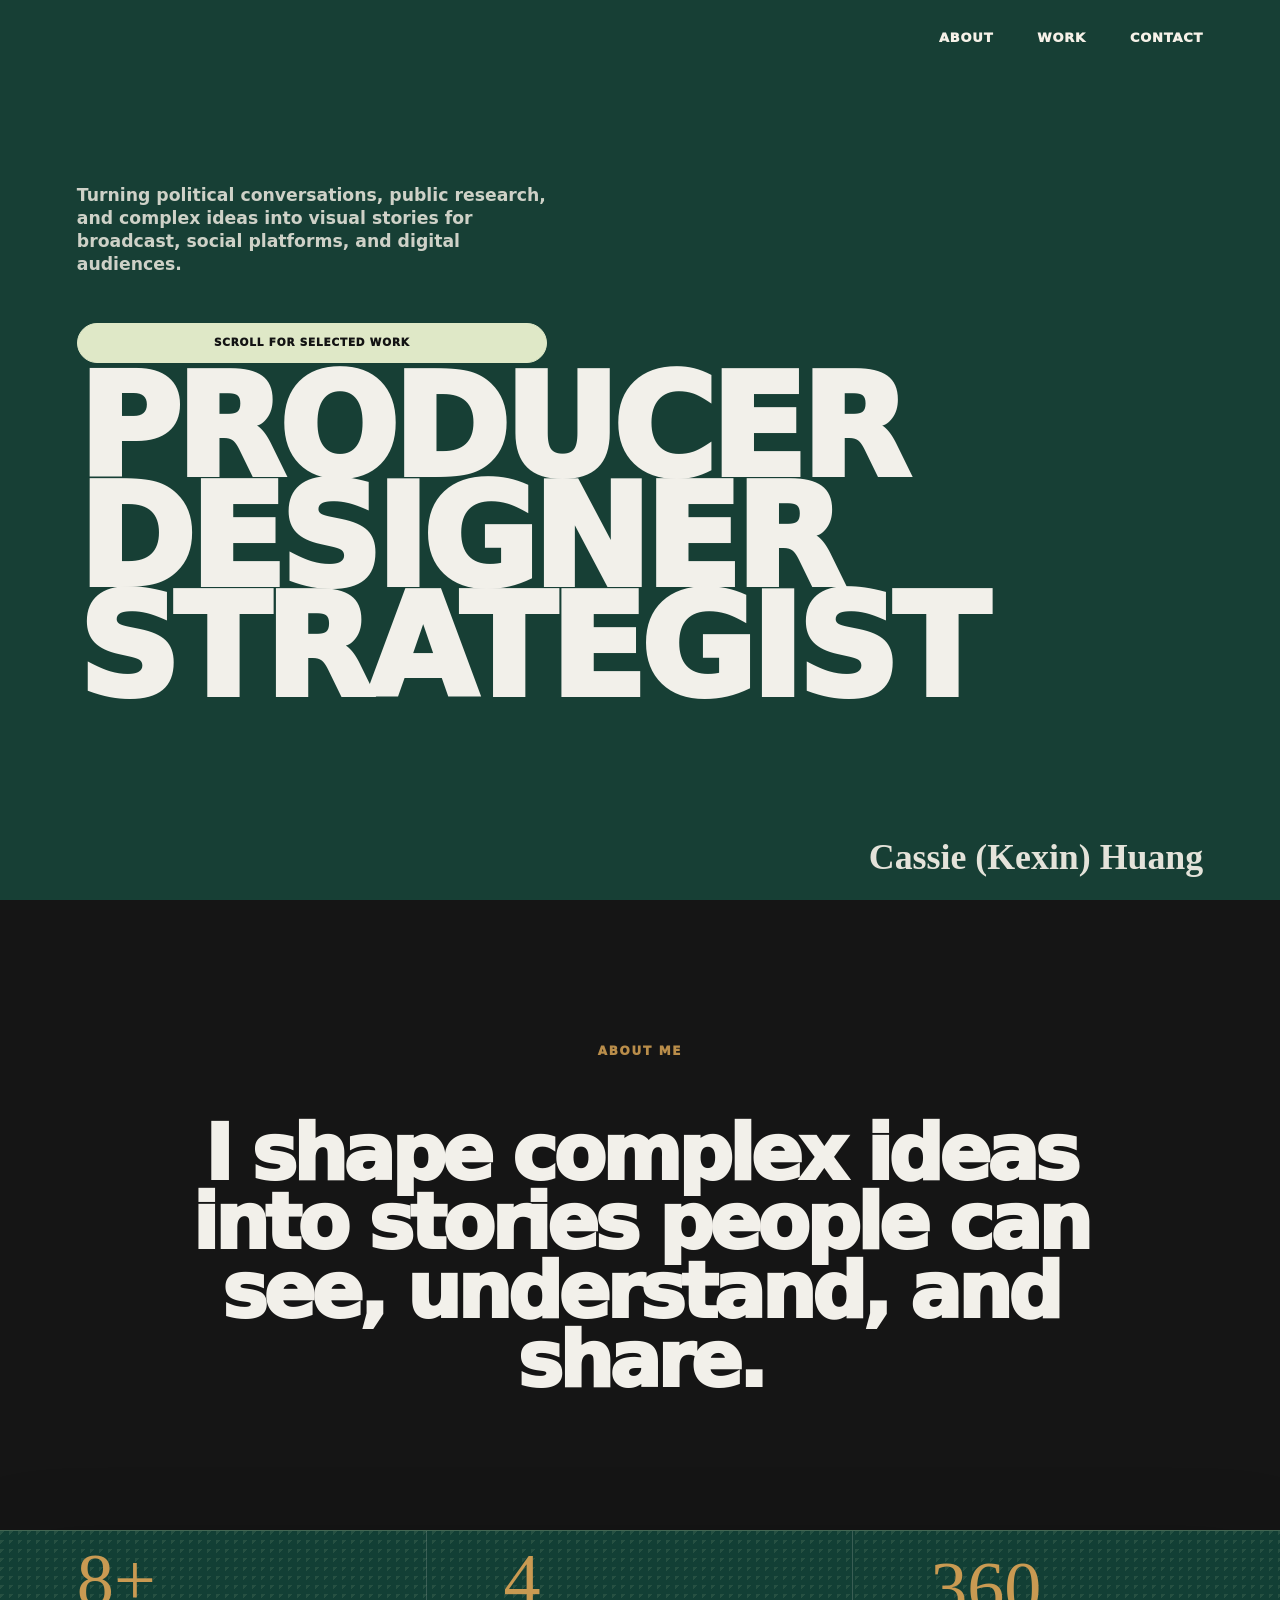
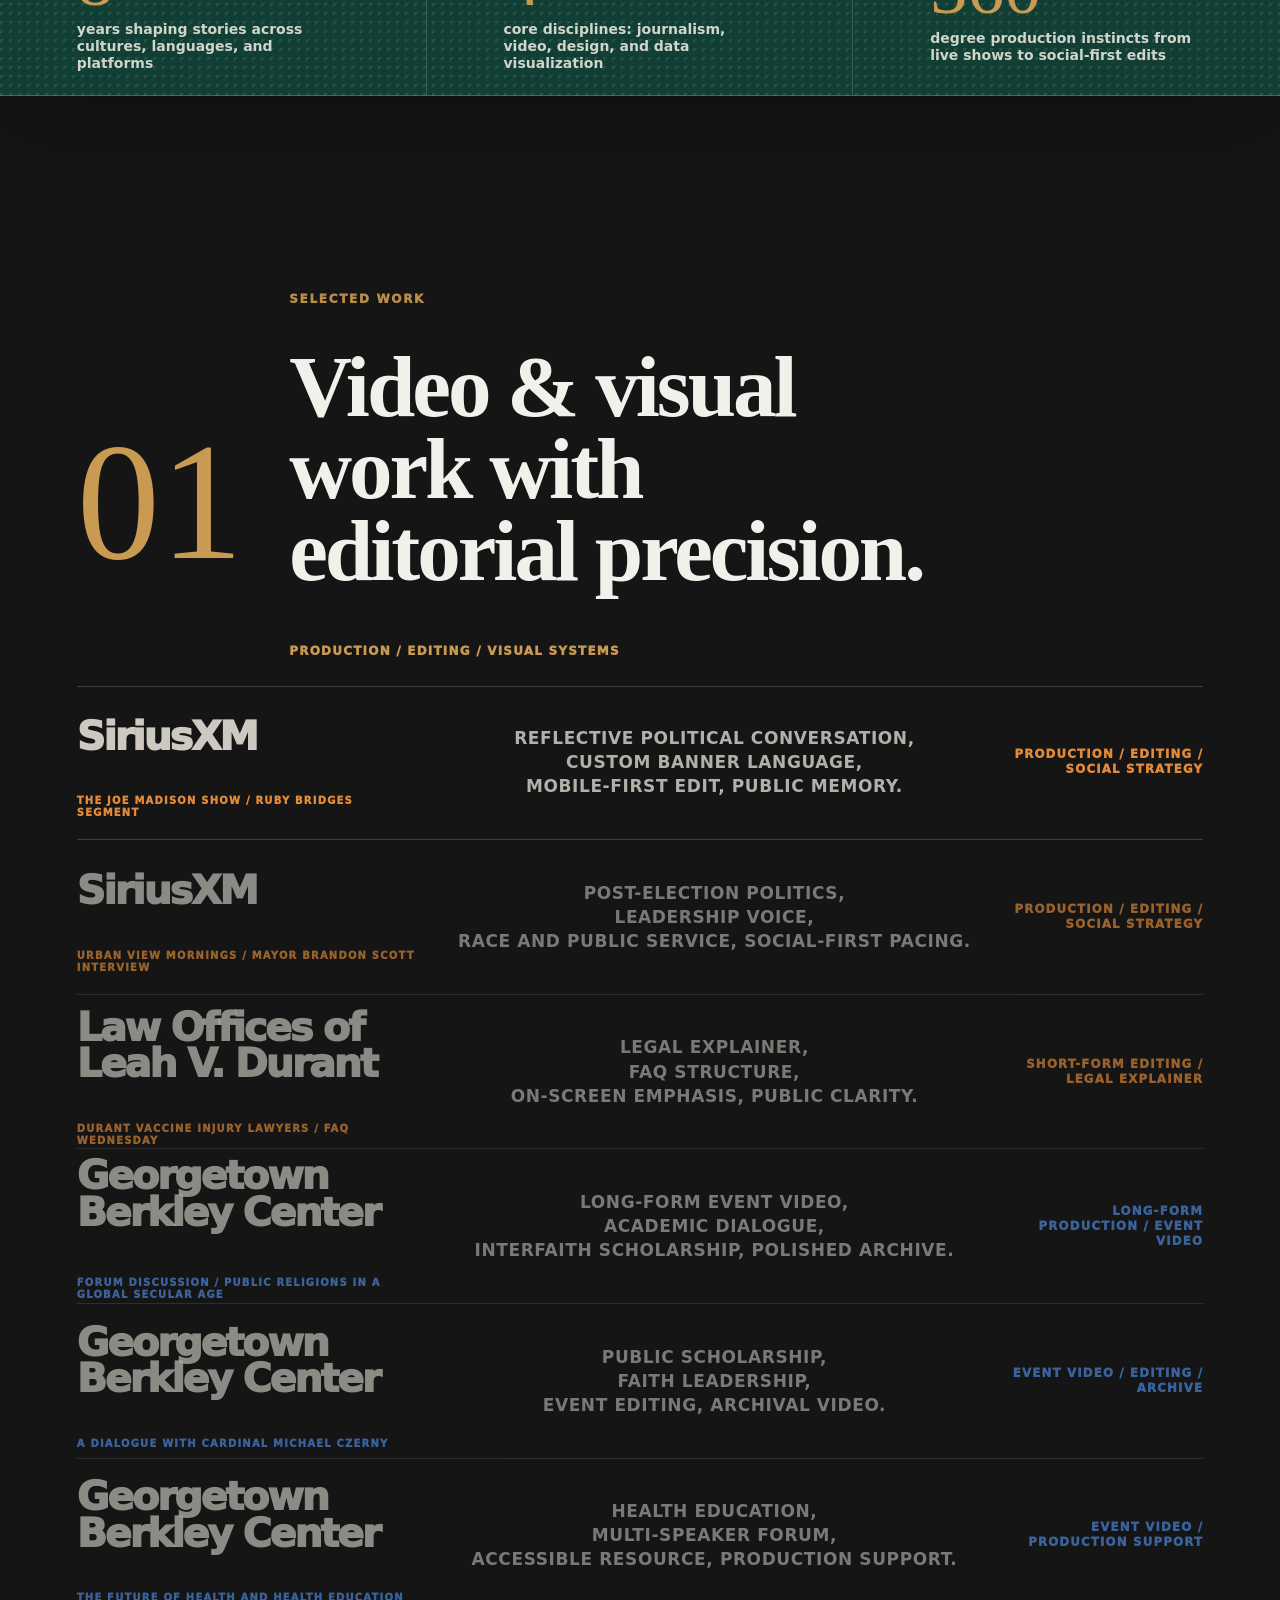
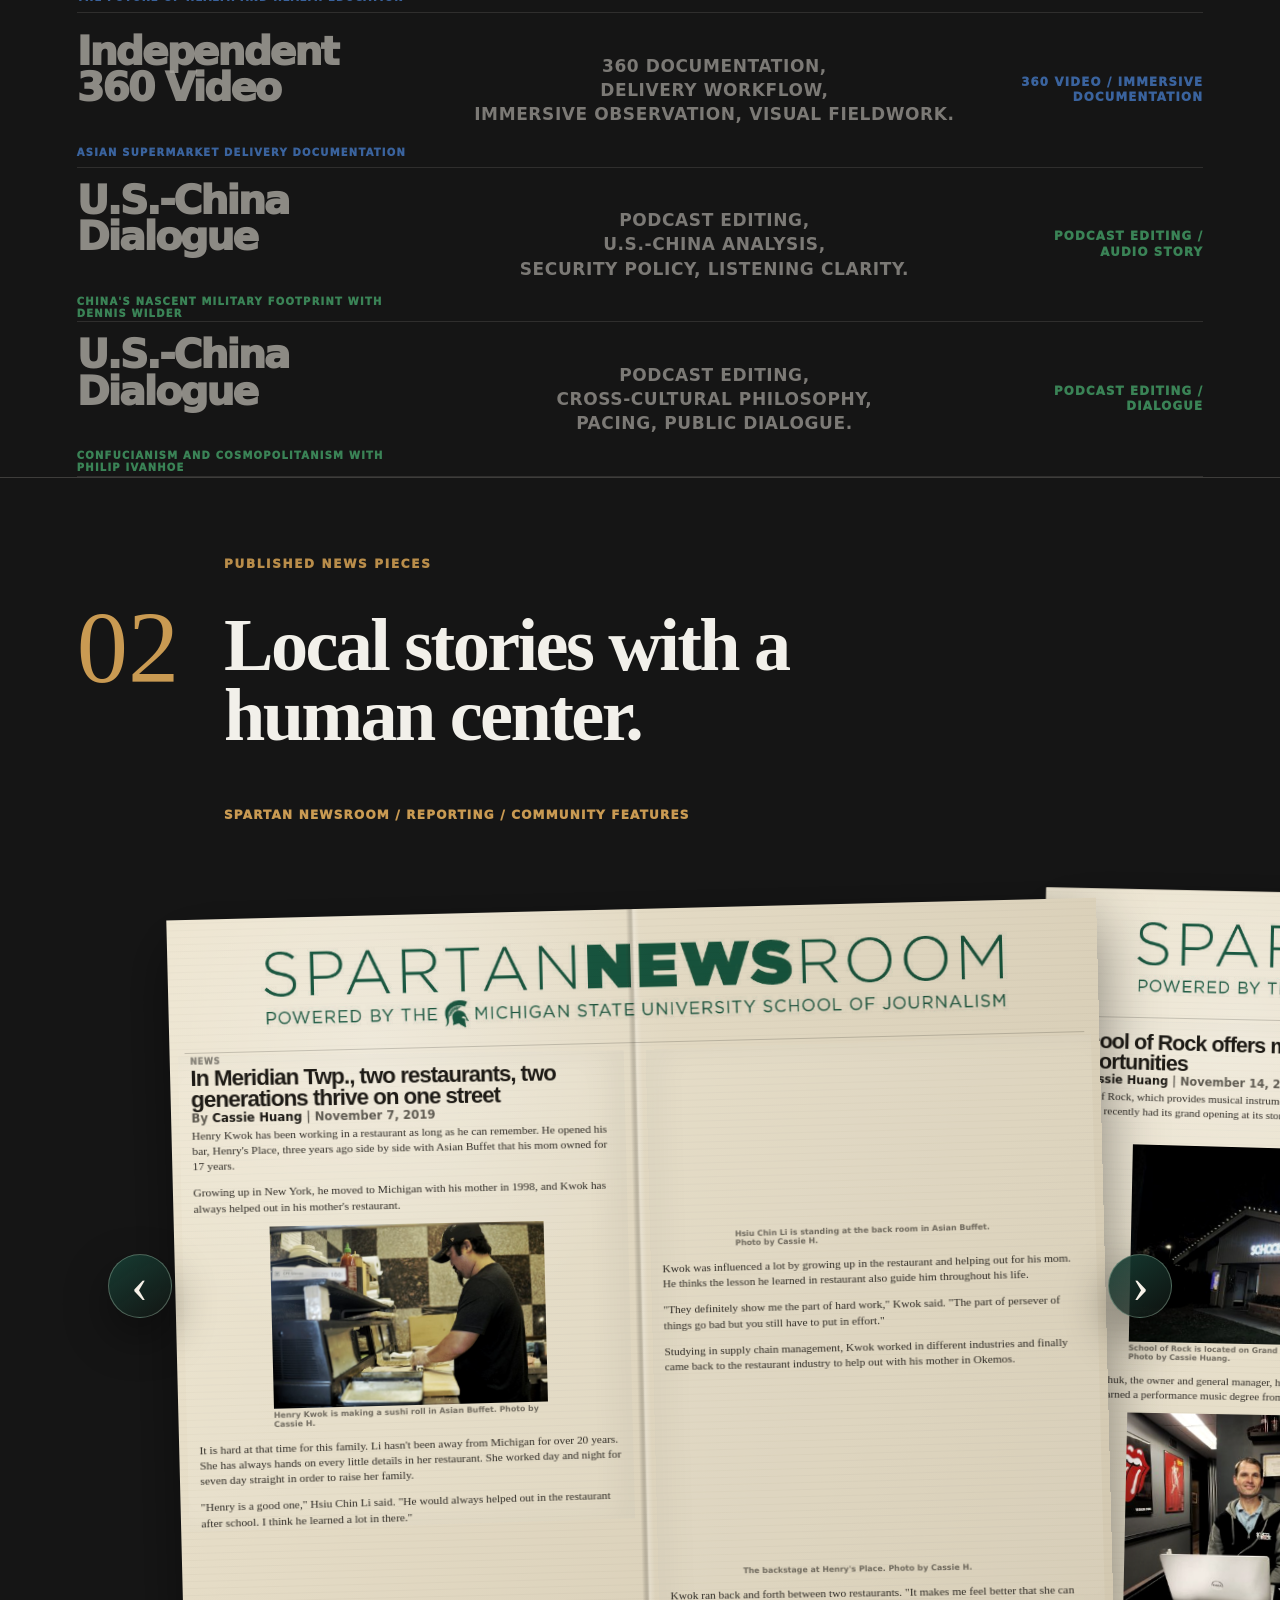
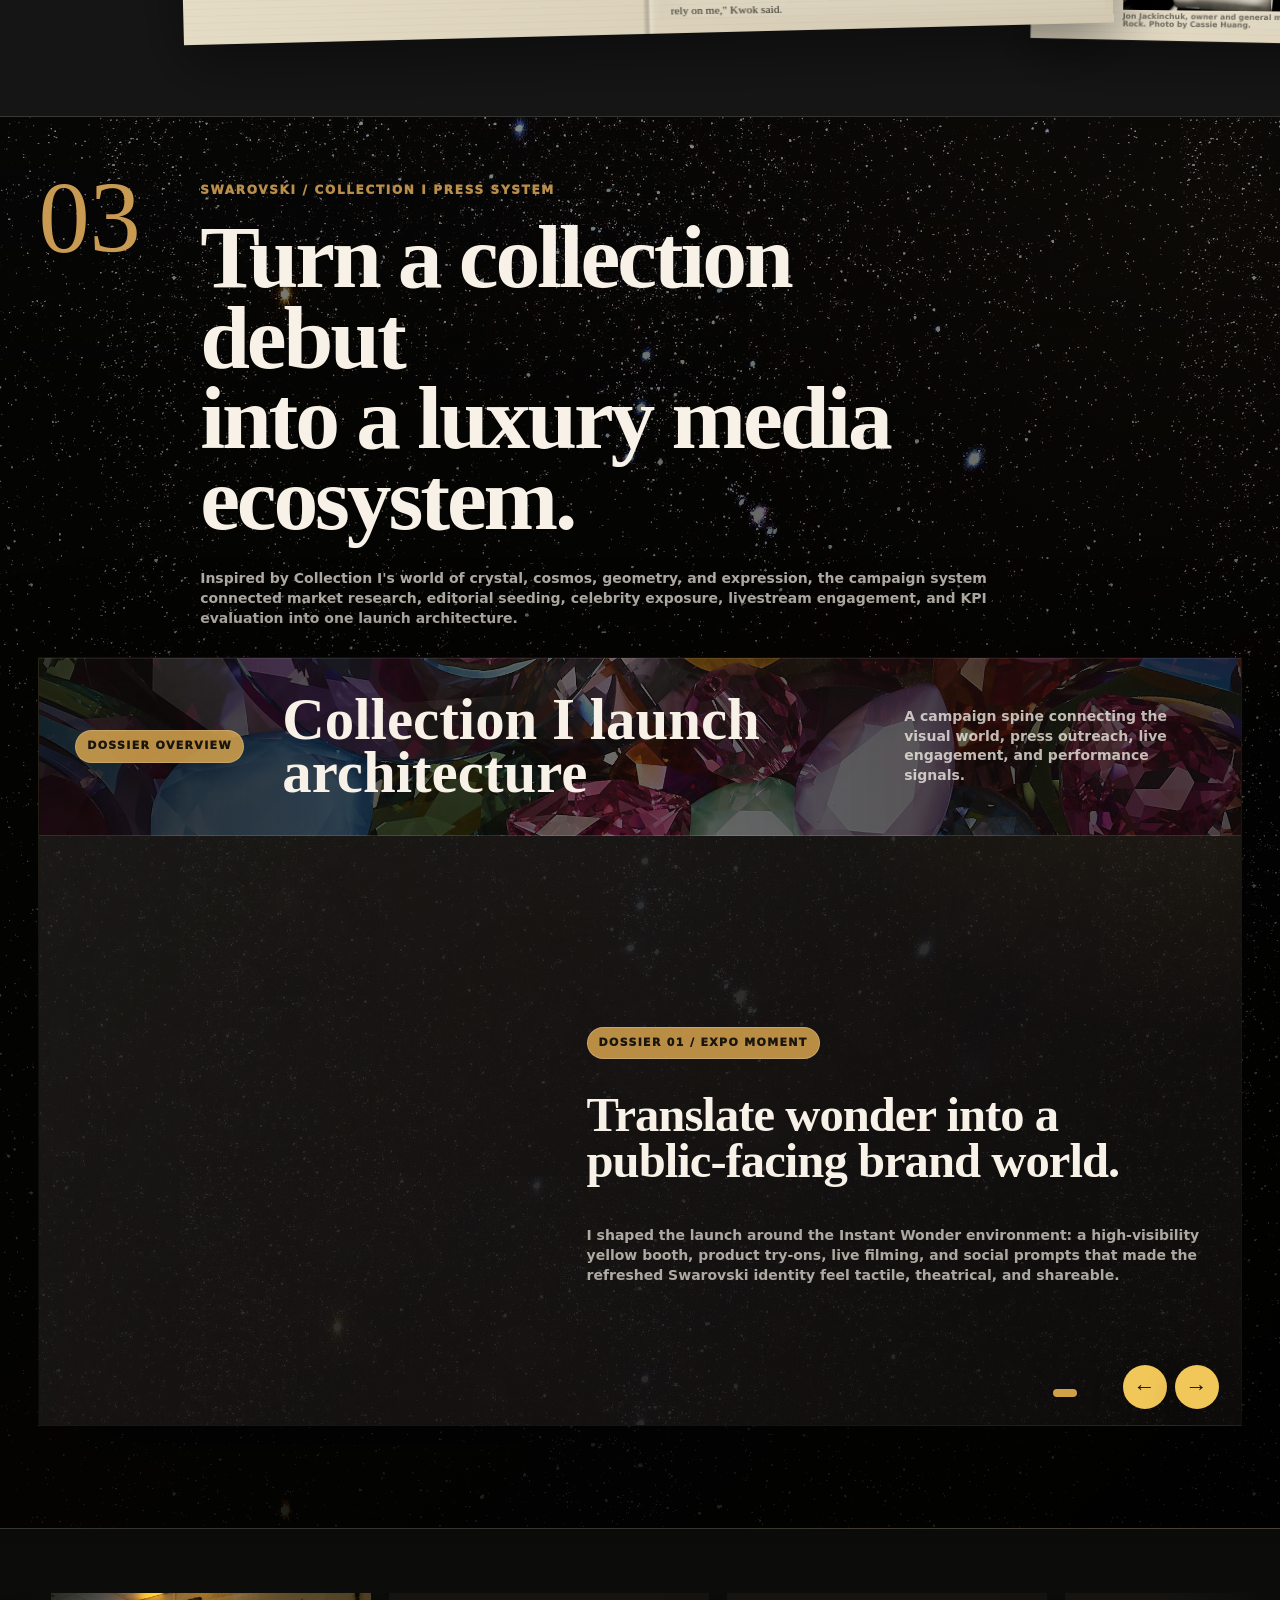
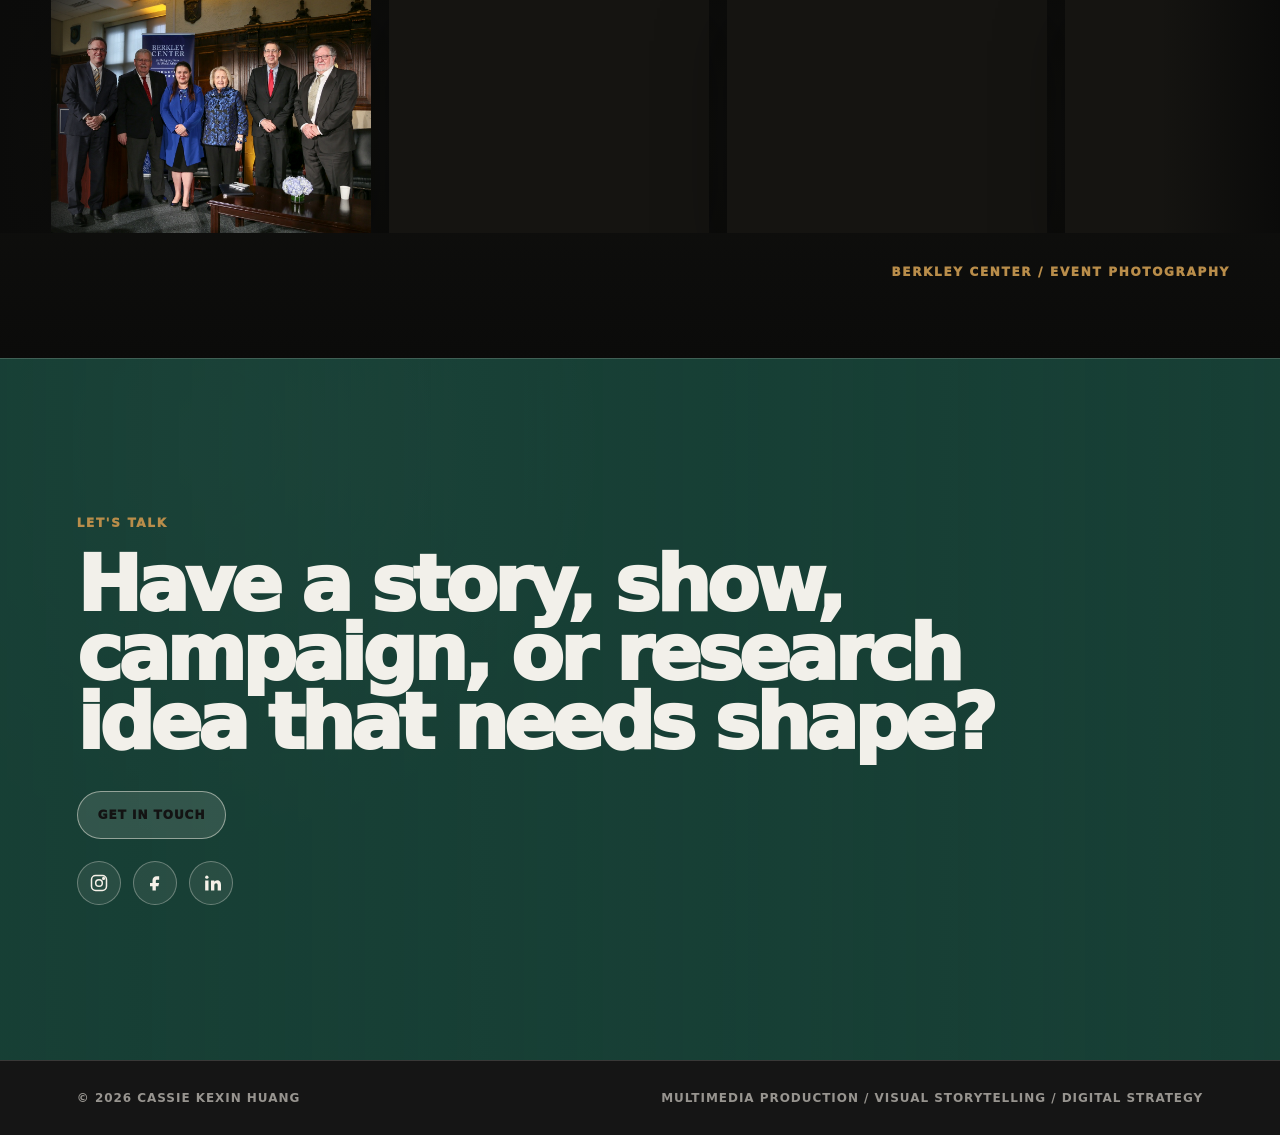
<file: index.html>
<!doctype html>
<html lang="en">
  <head>
    <meta charset="utf-8" />
    <meta name="viewport" content="width=device-width, initial-scale=1" />
    <meta
      name="description"
      content="Cassie Kexin Huang is a multimedia producer, visual storyteller, and digital strategist working across political media, research, design, and data storytelling."
    />
    <title>Cassie Kexin Huang | Multimedia Storytelling</title>
    <meta http-equiv="Cache-Control" content="no-cache, no-store, must-revalidate" />
    <meta http-equiv="Pragma" content="no-cache" />
    <meta http-equiv="Expires" content="0" />
  <link rel="stylesheet" href="styles.css?v=128" />
<meta property="og:type" content="website">
<meta property="og:url" content="https://cassiehuang.com/">
<meta property="og:title" content="Cassie Kexin Huang | Multimedia Storytelling">
<meta property="og:description" content="Producer, designer, and strategist turning complex ideas into visual stories for broadcast, social platforms, and digital audiences.">
<meta property="og:image" content="https://cassiehuang.com/assets/cassie-portfolio-preview.jpg">
<meta property="og:image:secure_url" content="https://cassiehuang.com/assets/cassie-portfolio-preview.jpg">
<meta property="og:image:type" content="image/jpeg">
<meta property="og:image:width" content="1200">
<meta property="og:image:height" content="630">
<meta property="og:image:alt" content="Cassie (Kexin) Huang — Producer, Designer, Strategist, pictured in her green portfolio hero design.">
<meta name="twitter:card" content="summary_large_image">
<meta name="twitter:title" content="Cassie Kexin Huang | Multimedia Storytelling">
<meta name="twitter:description" content="Producer, designer, and strategist. Broadcast, design, and digital storytelling.">
<meta name="twitter:image" content="https://cassiehuang.com/assets/cassie-portfolio-preview.jpg">
<meta name="twitter:image:alt" content="Cassie (Kexin) Huang — Producer, Designer, Strategist.">
  </head>
  <body class="dot-page">
    <header class="dot-nav" aria-label="Primary navigation">
      <nav>
        <a href="#about">About</a>
        <a href="#work">Work</a>
        <a href="#contact">Contact</a>
      </nav>
    </header>

    <main id="top">
      <section class="dot-hero" aria-labelledby="hero-title">
        <div class="hero-portrait" aria-hidden="true"></div>

        <div class="hero-type">
          <h1 id="hero-title">
            <span class="role-word" tabindex="0" data-bubble="Broadcast shows, live segments, event video, and social cuts.">Producer</span>
            <span class="role-word" tabindex="0" data-bubble="Editorial visuals, banners, layouts, and story systems.">Designer</span>
            <span class="role-word" tabindex="0" data-bubble="Platform-aware plans that make complex stories travel.">Strategist</span>
          </h1>
        </div>

        <div class="hero-statement">
          <p>
            Turning political conversations, public research, and complex ideas into visual stories for broadcast,
            social platforms, and digital audiences.
          </p>
          <a href="#work">Scroll for selected work</a>
        </div>

        <p class="hero-signature">Cassie (Kexin) Huang</p>
      </section>

      <section class="dot-about" id="about" aria-labelledby="about-title">
        <p class="tiny-label">About Me</p>
        <h2 id="about-title">
          I shape complex ideas into stories people can see, understand, and share.
        </h2>
        <div class="about-proof" aria-label="Practice highlights">
          <span><strong>8+</strong> years shaping stories across cultures, languages, and platforms</span>
          <span><strong>4</strong> core disciplines: journalism, video, design, and data visualization</span>
          <span><strong>360</strong> degree production instincts from live shows to social-first edits</span>
        </div>
      </section>

      <section class="dot-case-intro" id="work" aria-labelledby="work-title">
        <div>
          <p class="tiny-label">Selected Work</p>
          <p class="work-number">01</p>
          <h2 id="work-title">Video &amp; visual work with editorial <span class="green-word">precision.</span></h2>
          <p class="work-discipline">Production / editing / visual systems</p>
        </div>
      </section>

      <!-- Ruby Bridges segment reference row: duplicate this section to reuse the exact same showcase format. -->
      <section class="social-feature work-social featured-work-row" aria-labelledby="social-title">
        <div class="social-row social-row-sub" tabindex="0">
          <span class="social-copy" tabindex="0">
            <strong id="social-title">SiriusXM</strong>
            <span class="work-client">The Joe Madison Show / Ruby Bridges segment</span>
            <em>
              <span>Reflective political conversation,</span>
              <span>custom banner language,</span>
              <span>mobile-first edit, public memory.</span>
            </em>
          </span>
          <span class="social-date">Production / Editing / Social Strategy</span>
        </div>

        <div class="social-phone" aria-label="Instagram reel preview">
          <div class="phone-shell">
            <div class="phone-bar">
              <span>9:15</span>
              <span>SiriusXM</span>
              <span>Reel</span>
            </div>
            <div class="mock-post" data-phone-demo>
              <div class="mock-post-head">
                <button type="button">Cancel</button>
                <span>Drafts</span>
                <button class="mock-share" type="button">Share</button>
              </div>
              <div class="mock-profile">
                <img loading="lazy" decoding="async" class="mock-avatar" src="assets/blackeagleradio-profile.png" alt="" />
                <p>
                  <strong>blackeagleradio</strong>
                  <span>@blackeagleradio</span>
                </p>
              </div>
              <p
                class="mock-caption"
                aria-label="Animated caption"
                data-caption="On this day in 1960, 6-year-old Ruby Bridges faced down threats, slurs, ignorance and hate to become the first Black student to attend an all white elementary school in the South. Share this video with your families and friends and honor her incredible strength and bravery."
              ></p>
              <div class="mock-video-frame">
                <video class="mock-video" playsinline preload="metadata" muted loop>
                  <source src="assets/joe-madison-ruby-bridges.mp4" type="video/mp4" />
                </video>
                <div class="mock-video-fallback" aria-hidden="true">
                  <span>Joe Madison</span>
                  <strong>Ruby Bridges</strong>
                  <em>Black History / public memory / political talk</em>
                </div>
                <button class="mock-sound" type="button" aria-label="Listen to reel">Listen</button>
                <button class="mock-replay" type="button" aria-label="Replay reel">
                  <span></span>
                </button>
              </div>
              <p class="mock-shared">Shared to Instagram</p>
              <div class="mock-actions" aria-hidden="true">
                <span></span>
                <span></span>
                <span></span>
              </div>
              <a class="mock-original" href="https://www.instagram.com/reels/CzptRggLVqt/" target="_blank" rel="noreferrer">
                View original reel
              </a>
              <span class="share-dot" aria-hidden="true"></span>
              <div class="mock-instagram-page" aria-hidden="true">
                <div class="mock-ig-head">
                  <span></span>
                  <strong>Instagram</strong>
                  <span>♡</span>
                </div>
                <div class="mock-ig-card">
                  <video class="mock-ig-video" playsinline preload="metadata" muted loop>
                    <source src="assets/joe-madison-ruby-bridges.mp4" type="video/mp4" />
                  </video>
                  <div class="mock-ig-profile">
                    <img loading="lazy" decoding="async" class="mock-avatar" src="assets/blackeagleradio-profile.png" alt="" />
                    <p>
                      <strong>blackeagleradio</strong>
                      <span>♪ Joe Madison · Original audio</span>
                    </p>
                    <em>•••</em>
                  </div>
                  <button class="mock-ig-sound" type="button" aria-label="Listen to posted reel">Listen</button>
                </div>
                <div class="mock-ig-actions">
                  <span class="mock-action">
                    <svg viewBox="0 0 24 24" aria-hidden="true">
                      <path d="M20.8 4.6c-2-2.1-5.2-2-7.1.2L12 6.7l-1.7-1.9C8.4 2.6 5.2 2.5 3.2 4.6c-2.3 2.4-2.2 6.1.2 8.4l8.6 8 8.6-8c2.4-2.3 2.5-6 .2-8.4Z" />
                    </svg>
                    <strong>552</strong>
                  </span>
                  <span class="mock-action">
                    <svg viewBox="0 0 24 24" aria-hidden="true">
                      <path d="M21 11.5a8.5 8.5 0 0 1-9 8.5 9.5 9.5 0 0 1-4.4-1.1L3 20l1.2-4.1A8.2 8.2 0 0 1 3 11.5 8.7 8.7 0 0 1 12 3a8.7 8.7 0 0 1 9 8.5Z" />
                    </svg>
                    <strong>9</strong>
                  </span>
                  <span class="mock-action">
                    <svg viewBox="0 0 24 24" aria-hidden="true">
                      <path d="M7.5 7.5h8.8a3.2 3.2 0 0 1 3.2 3.2v1.1" />
                      <path d="m16.6 4.5 3 3-3 3" />
                      <path d="M16.5 16.5H7.7a3.2 3.2 0 0 1-3.2-3.2v-1.1" />
                      <path d="m7.4 19.5-3-3 3-3" />
                    </svg>
                    <strong>1</strong>
                  </span>
                  <span class="mock-action">
                    <svg viewBox="0 0 24 24" aria-hidden="true">
                      <path d="M22 2 11 13" />
                      <path d="m22 2-7 20-4-9-9-4 20-7Z" />
                    </svg>
                    <strong>1</strong>
                  </span>
                  <span class="mock-action mock-save">
                    <svg viewBox="0 0 24 24" aria-hidden="true">
                      <path d="M6 3h12v18l-6-4-6 4V3Z" />
                    </svg>
                  </span>
                </div>
                <p><strong>blackeagleradio</strong> On this day in 1960, 6-year-old Ruby Bridges faced down threats, slurs, ignorance and hate... <span>more</span></p>
                <small>November 14, 2023</small>
                <div class="mock-ig-nav" aria-hidden="true">
                  <span class="is-current">
                    <svg viewBox="0 0 24 24">
                      <path d="M3 10.8 12 3l9 7.8V21h-6v-6H9v6H3V10.8Z" />
                    </svg>
                  </span>
                  <span>
                    <svg viewBox="0 0 24 24">
                      <rect x="4" y="4" width="16" height="16" rx="4" />
                      <path d="m10 8 6 4-6 4V8Z" />
                    </svg>
                  </span>
                  <span>
                    <svg viewBox="0 0 24 24">
                      <path d="M22 2 11 13" />
                      <path d="m22 2-7 20-4-9-9-4 20-7Z" />
                    </svg>
                  </span>
                  <span>
                    <svg viewBox="0 0 24 24">
                      <circle cx="10.8" cy="10.8" r="7.2" />
                      <path d="m16.2 16.2 4.8 4.8" />
                    </svg>
                  </span>
                  <img loading="lazy" decoding="async" src="assets/blackeagleradio-profile.png" alt="" />
                </div>
              </div>
            </div>
          </div>
        </div>
      </section>

      <section class="social-feature social-feature-sub work-social" aria-labelledby="social-title-shawna">
        <div class="social-row social-row-sub" tabindex="0">
          <span class="social-copy" tabindex="0">
            <strong id="social-title-shawna">SiriusXM</strong>
            <span class="work-client">Urban View Mornings / Mayor Brandon Scott interview</span>
            <em>
              <span>Post-election politics,</span>
              <span>leadership voice,</span>
              <span>race and public service, social-first pacing.</span>
            </em>
          </span>
          <span class="social-date">Production / Editing / Social Strategy</span>
        </div>

        <div class="social-phone" aria-label="TikTok reel preview">
          <div class="phone-shell">
            <div class="phone-bar">
              <span>9:15</span>
              <span>SiriusXM</span>
              <span>Reel</span>
            </div>
            <div class="mock-post" data-phone-demo>
              <div class="mock-post-head">
                <button type="button">Cancel</button>
                <span>Drafts</span>
                <button class="mock-share" type="button">Share</button>
              </div>
              <div class="mock-profile">
                <img loading="lazy" decoding="async" class="mock-avatar" src="assets/shawna-renee-profile.png" alt="" />
                <p>
                  <strong>ms_shawnarenee</strong>
                  <span>@ms_shawnarenee</span>
                </p>
              </div>
              <p
                class="mock-caption"
                aria-label="Animated caption"
                data-caption="Baltimore Mayor, Brandon Scott sat down with me yesterday to discuss his reaction to the 2024 Presidential Election. America doesn't deserve Black women. We also discussed why if you're Black and Blue, Maryland is the State for you. Anyhow, the full interview is on the SiriusXM app. Search Urban View Mornings."
              ></p>
              <div class="mock-video-frame">
                <video class="mock-video" playsinline preload="metadata" muted loop>
                  <source src="assets/shawna-renee-brandon-scott.mp4" type="video/mp4" />
                </video>
                <div class="mock-video-fallback" aria-hidden="true">
                  <span>Shawna Renee</span>
                  <strong>Mayor Brandon Scott</strong>
                  <em>Political interview / public leadership / social video</em>
                </div>
                <button class="mock-sound" type="button" aria-label="Listen to reel">Listen</button>
                <button class="mock-replay" type="button" aria-label="Replay reel">
                  <span></span>
                </button>
              </div>
              <p class="mock-shared">Shared to TikTok</p>
              <div class="mock-actions" aria-hidden="true">
                <span></span>
                <span></span>
                <span></span>
              </div>
              <a class="mock-original" href="https://www.instagram.com/reels/DCjYbmzxeuI/" target="_blank" rel="noreferrer">
                View original reel
              </a>
              <span class="share-dot" aria-hidden="true"></span>
              <div class="mock-tiktok-page" aria-hidden="true">
                <video class="mock-ig-video mock-tiktok-video" playsinline preload="metadata" muted loop>
                  <source src="assets/shawna-renee-brandon-scott.mp4" type="video/mp4" />
                </video>
                <button class="mock-ig-sound mock-tiktok-sound" type="button" aria-label="Listen to posted reel">Listen</button>
                <div class="mock-tiktok-actions">
                  <div class="mock-tiktok-profile">
                    <img loading="lazy" decoding="async" src="assets/shawna-renee-profile.png" alt="" />
                    <span>+</span>
                  </div>
                  <span>
                    <svg viewBox="0 0 24 24" aria-hidden="true">
                      <path d="M20.8 4.6c-2-2.1-5.2-2-7.1.2L12 6.7l-1.7-1.9C8.4 2.6 5.2 2.5 3.2 4.6c-2.3 2.4-2.2 6.1.2 8.4l8.6 8 8.6-8c2.4-2.3 2.5-6 .2-8.4Z" />
                    </svg>
                    <strong>6,485</strong>
                  </span>
                  <span>
                    <svg viewBox="0 0 24 24" aria-hidden="true">
                      <path d="M21 11.5a8.5 8.5 0 0 1-9 8.5 9.5 9.5 0 0 1-4.4-1.1L3 20l1.2-4.1A8.2 8.2 0 0 1 3 11.5 8.7 8.7 0 0 1 12 3a8.7 8.7 0 0 1 9 8.5Z" />
                    </svg>
                    <strong>357</strong>
                  </span>
                  <span>
                    <svg viewBox="0 0 24 24" aria-hidden="true">
                      <path d="M6 3h12v18l-6-4-6 4V3Z" />
                    </svg>
                    <strong>507</strong>
                  </span>
                  <span>
                    <svg viewBox="0 0 24 24" aria-hidden="true">
                      <path d="M22 2 11 13" />
                      <path d="m22 2-7 20-4-9-9-4 20-7Z" />
                    </svg>
                    <strong>2,196</strong>
                  </span>
                  <img loading="lazy" decoding="async" src="assets/shawna-renee-profile.png" alt="" />
                </div>
                <div class="mock-tiktok-caption">
                  <p><strong>ms_shawnarenee</strong> <span>· 2024-11-19</span></p>
                  <p>
                    Baltimore Mayor, Brandon Scott sat down with me yesterday to discuss his reaction to the 2024
                    Presidential Election... <em>more</em>
                  </p>
                </div>
                <div class="mock-tiktok-comment">
                  <span>Add comment...</span>
                  <strong>▧</strong>
                  <strong>@</strong>
                </div>
              </div>
            </div>
          </div>
        </div>
      </section>

      <section class="social-feature social-feature-sub work-social" aria-labelledby="social-title-durant">
        <div class="social-row social-row-sub" tabindex="0">
          <span class="social-copy" tabindex="0">
            <strong id="social-title-durant">Law Offices of Leah V. Durant</strong>
            <span class="work-client">Durant Vaccine Injury Lawyers / FAQ Wednesday</span>
            <em>
              <span>Legal explainer,</span>
              <span>FAQ structure,</span>
              <span>on-screen emphasis, public clarity.</span>
            </em>
          </span>
          <span class="social-date">Short-form Editing / Legal Explainer</span>
        </div>

        <div class="social-phone" aria-label="TikTok reel preview">
          <div class="phone-shell">
            <div class="phone-bar">
              <span>9:15</span>
              <span>TikTok</span>
              <span>Reel</span>
            </div>
            <div class="mock-post" data-phone-demo>
              <div class="mock-post-head">
                <button type="button">Cancel</button>
                <span>Drafts</span>
                <button class="mock-share" type="button">Share</button>
              </div>
              <div class="mock-profile">
                <span class="mock-avatar mock-durant-badge" aria-hidden="true">D</span>
                <p>
                  <strong>Durant Vaccine Injury Lawyers</strong>
                  <span>@durantlaw</span>
                </p>
              </div>
              <p
                class="mock-caption"
                aria-label="Animated caption"
                data-caption="It's #FAQWednesday! Ever wondered what a paralegal really does? We walk through the process from beginning to end with clear answers and practical context."
              ></p>
              <div class="mock-video-frame">
                <video class="mock-video" playsinline preload="metadata" muted loop>
                  <source src="assets/durant-faq-wednesday.mp4" type="video/mp4" />
                </video>
                <div class="mock-video-fallback" aria-hidden="true">
                  <span>FAQ Wednesday</span>
                  <strong>Paralegal Explainer</strong>
                  <em>Legal education / social video / public clarity</em>
                </div>
                <button class="mock-sound" type="button" aria-label="Listen to reel">Listen</button>
                <button class="mock-replay" type="button" aria-label="Replay reel">
                  <span></span>
                </button>
              </div>
              <p class="mock-shared">Shared to TikTok</p>
              <div class="mock-actions" aria-hidden="true">
                <span></span>
                <span></span>
                <span></span>
              </div>
              <a class="mock-original" href="https://www.tiktok.com/t/ZTSbf9HSx/" target="_blank" rel="noreferrer">
                View original TikTok
              </a>
              <span class="share-dot" aria-hidden="true"></span>
              <div class="mock-tiktok-page" aria-hidden="true">
                <video class="mock-ig-video mock-tiktok-video" playsinline preload="metadata" muted loop>
                  <source src="assets/durant-faq-wednesday.mp4" type="video/mp4" />
                </video>
                <button class="mock-ig-sound mock-tiktok-sound" type="button" aria-label="Listen to posted reel">Listen</button>
                <div class="mock-tiktok-actions">
                  <div class="mock-tiktok-profile">
                    <span class="mock-durant-badge" aria-hidden="true">D</span>
                    <span>+</span>
                  </div>
                  <span>
                    <svg viewBox="0 0 24 24" aria-hidden="true">
                      <path d="M20.8 4.6c-2-2.1-5.2-2-7.1.2L12 6.7l-1.7-1.9C8.4 2.6 5.2 2.5 3.2 4.6c-2.3 2.4-2.2 6.1.2 8.4l8.6 8 8.6-8c2.4-2.3 2.5-6 .2-8.4Z" />
                    </svg>
                    <strong>77</strong>
                  </span>
                  <span>
                    <svg viewBox="0 0 24 24" aria-hidden="true">
                      <path d="M21 11.5a8.5 8.5 0 0 1-9 8.5 9.5 9.5 0 0 1-4.4-1.1L3 20l1.2-4.1A8.2 8.2 0 0 1 3 11.5 8.7 8.7 0 0 1 12 3a8.7 8.7 0 0 1 9 8.5Z" />
                    </svg>
                    <strong>2</strong>
                  </span>
                  <span>
                    <svg viewBox="0 0 24 24" aria-hidden="true">
                      <path d="M6 3h12v18l-6-4-6 4V3Z" />
                    </svg>
                    <strong>9</strong>
                  </span>
                  <span>
                    <svg viewBox="0 0 24 24" aria-hidden="true">
                      <path d="M22 2 11 13" />
                      <path d="m22 2-7 20-4-9-9-4 20-7Z" />
                    </svg>
                    <strong>1.4K</strong>
                  </span>
                  <span class="mock-durant-badge mock-durant-record" aria-hidden="true">D</span>
                </div>
                <div class="mock-tiktok-caption">
                  <p><strong>Durant Vaccine Injury Lawyers</strong> <span>· 4-8</span></p>
                  <p>
                    It's #FAQWednesday! Ever wondered what a paralegal really does? We start at the beginning and
                    follow the process through... <em>more</em>
                  </p>
                </div>
                <div class="mock-tiktok-comment">
                  <span>1472 views</span>
                  <strong>▧</strong>
                  <strong>@</strong>
                </div>
              </div>
            </div>
          </div>
        </div>
      </section>

      <section class="social-feature social-feature-video work-youtube" aria-labelledby="social-title-berkley">
        <div class="social-row social-row-sub video-row" tabindex="0">
          <span class="social-copy" tabindex="0">
            <strong id="social-title-berkley">Georgetown Berkley Center</strong>
            <span class="work-client">Forum discussion / Public religions in a global secular age</span>
            <em>
              <span>Long-form event video,</span>
              <span>academic dialogue,</span>
              <span>interfaith scholarship, polished archive.</span>
            </em>
          </span>
          <span class="social-date">Long-form Production / Event Video</span>
        </div>

        <div class="youtube-preview" aria-label="Berkley Center YouTube preview">
          <div class="youtube-shell">
            <iframe loading="lazy"
              title="Forum Discussion: A Quarter Century of Public Religions in a Global Secular Age"
              src="https://www.youtube.com/embed/hEVoWjwz6qU?start=5&rel=0"
              allow="accelerometer; autoplay; clipboard-write; encrypted-media; gyroscope; picture-in-picture; web-share"
              referrerpolicy="strict-origin-when-cross-origin"
              allowfullscreen
            ></iframe>
          </div>
        </div>
      </section>

      <section class="social-feature social-feature-sub media-feature work-youtube" aria-labelledby="social-title-czerny">
        <a class="social-row social-row-sub media-row" href="https://www.youtube.com/watch?v=UMjJ_7xJ9mQ&t=2s" target="_blank" rel="noreferrer">
          <span class="social-copy" tabindex="0">
            <strong id="social-title-czerny">Georgetown Berkley Center</strong>
            <span class="work-client">A Dialogue with Cardinal Michael Czerny</span>
            <em>
              <span>Public scholarship,</span>
              <span>faith leadership,</span>
              <span>event editing, archival video.</span>
            </em>
          </span>
          <span class="social-date">Event Video / Editing / Archive</span>
        </a>
        <div class="youtube-preview" aria-label="A Dialogue with Cardinal Michael Czerny YouTube preview">
          <div class="youtube-shell">
            <iframe loading="lazy"
              title="A Dialogue with Cardinal Michael Czerny"
              src="https://www.youtube.com/embed/UMjJ_7xJ9mQ?start=2&rel=0"
              allow="accelerometer; autoplay; clipboard-write; encrypted-media; gyroscope; picture-in-picture; web-share"
              referrerpolicy="strict-origin-when-cross-origin"
              allowfullscreen
            ></iframe>
          </div>
        </div>
      </section>

      <section class="social-feature social-feature-sub media-feature work-youtube" aria-labelledby="social-title-health">
        <a class="social-row social-row-sub media-row" href="https://www.youtube.com/watch?v=EQBt8fwBNKE" target="_blank" rel="noreferrer">
          <span class="social-copy" tabindex="0">
            <strong id="social-title-health">Georgetown Berkley Center</strong>
            <span class="work-client">The Future of Health and Health Education</span>
            <em>
              <span>Health education,</span>
              <span>multi-speaker forum,</span>
              <span>accessible resource, production support.</span>
            </em>
          </span>
          <span class="social-date">Event Video / Production Support</span>
        </a>
        <div class="youtube-preview" aria-label="The Future of Health and Health Education YouTube preview">
          <div class="youtube-shell">
            <iframe loading="lazy"
              title="The Future of Health and Health Education"
              src="https://www.youtube.com/embed/EQBt8fwBNKE?rel=0"
              allow="accelerometer; autoplay; clipboard-write; encrypted-media; gyroscope; picture-in-picture; web-share"
              referrerpolicy="strict-origin-when-cross-origin"
              allowfullscreen
            ></iframe>
          </div>
        </div>
      </section>

      <section class="social-feature social-feature-sub media-feature work-youtube" aria-labelledby="social-title-supermarket">
        <a class="social-row social-row-sub media-row" href="https://www.youtube.com/watch?v=8c3zp5G4s9Q&t=17s" target="_blank" rel="noreferrer">
          <span class="social-copy" tabindex="0">
            <strong id="social-title-supermarket">Independent 360 Video</strong>
            <span class="work-client">Asian supermarket delivery documentation</span>
            <em>
              <span>360 documentation,</span>
              <span>delivery workflow,</span>
              <span>immersive observation, visual fieldwork.</span>
            </em>
          </span>
          <span class="social-date">360 Video / Immersive Documentation</span>
        </a>
        <div class="youtube-preview" aria-label="360 Camera Documentation YouTube preview">
          <div class="youtube-shell">
            <iframe loading="lazy"
              title="360 Camera Documentation: Asian Supermarket Delivery"
              src="https://www.youtube.com/embed/8c3zp5G4s9Q?start=17&rel=0"
              allow="accelerometer; autoplay; clipboard-write; encrypted-media; gyroscope; picture-in-picture; web-share"
              referrerpolicy="strict-origin-when-cross-origin"
              allowfullscreen
            ></iframe>
          </div>
        </div>
      </section>

      <section class="social-feature social-feature-sub media-feature work-podcast" aria-labelledby="social-title-wilder">
        <a class="social-row social-row-sub media-row" href="https://uschinadialogue.georgetown.edu/podcasts/china-s-nascent-military-footprint-with-dennis-wilder" target="_blank" rel="noreferrer">
          <span class="social-copy" tabindex="0">
            <strong id="social-title-wilder">U.S.-China Dialogue</strong>
            <span class="work-client">China's Nascent Military Footprint with Dennis Wilder</span>
            <em>
              <span>Podcast editing,</span>
              <span>U.S.-China analysis,</span>
              <span>security policy, listening clarity.</span>
            </em>
          </span>
          <span class="social-date">Podcast Editing / Audio Story</span>
        </a>
        <div class="podcast-preview" aria-label="Spotify podcast preview for China’s Nascent Military Footprint">
          <div class="spotify-shell">
            <iframe
              title="China's Nascent Military Footprint with Dennis Wilder"
              src="https://open.spotify.com/embed/episode/4JMvgZs4cs0FK2nYhvHkEx?utm_source=generator"
              allow="autoplay; clipboard-write; encrypted-media; fullscreen; picture-in-picture"
              loading="lazy"
            ></iframe>
          </div>
        </div>
      </section>

      <section class="social-feature social-feature-sub media-feature work-podcast" aria-labelledby="social-title-ivanhoe">
        <a class="social-row social-row-sub media-row" href="https://uschinadialogue.georgetown.edu/podcasts/confucianism-and-cosmopolitanism-with-philip-ivanhoe" target="_blank" rel="noreferrer">
          <span class="social-copy" tabindex="0">
            <strong id="social-title-ivanhoe">U.S.-China Dialogue</strong>
            <span class="work-client">Confucianism and Cosmopolitanism with Philip Ivanhoe</span>
            <em>
              <span>Podcast editing,</span>
              <span>cross-cultural philosophy,</span>
              <span>pacing, public dialogue.</span>
            </em>
          </span>
          <span class="social-date">Podcast Editing / Dialogue</span>
        </a>
        <div class="podcast-preview" aria-label="Spotify podcast preview for Confucianism and Cosmopolitanism">
          <div class="spotify-shell">
            <iframe
              title="Confucianism and Cosmopolitanism with Philip Ivanhoe"
              src="https://open.spotify.com/embed/episode/5EJwC1PlXtdfknq2V2zwPP?utm_source=generator"
              allow="autoplay; clipboard-write; encrypted-media; fullscreen; picture-in-picture"
              loading="lazy"
            ></iframe>
          </div>
        </div>
      </section>

      <section class="dot-case-intro published-intro" aria-labelledby="published-title">
        <div>
          <p class="tiny-label">Published News Pieces</p>
          <p class="work-number">02</p>
          <h2 id="published-title">Local stories with a human center.</h2>
          <p class="work-discipline">Spartan Newsroom / reporting / community features</p>
        </div>
      </section>

      <section class="published-news" aria-label="Published reporting newspaper preview" data-newspaper-carousel>
        <div class="newspaper-stage">
          <div class="newspaper-shelf">
            <div class="newspaper-sheet newspaper-live is-current" aria-label="In Meridian Township Spartan Newsroom article mockup">
              <article class="newspaper-article">
                <div class="paper-masthead">
                  <img loading="lazy" decoding="async" src="assets/spartan-newsroom-logo.png" alt="Spartan Newsroom powered by Michigan State University School of Journalism" />
                </div>
                <div class="paper-spread">
                  <div class="paper-page">
                    <p class="paper-kicker">News</p>
                    <h3>In Meridian Twp., two restaurants, two generations thrive on one street</h3>
                    <p class="paper-byline">By <a href="https://web.archive.org/web/20191115235736/http://news.jrn.msu.edu/author/huangke7/" target="_blank" rel="noreferrer">Cassie Huang</a> | November 7, 2019</p>
                    <div class="paper-flow">
                      <p>
                        Henry Kwok has been working in a restaurant as long as he can remember. He opened his bar,
                        Henry's Place, three years ago side by side with Asian Buffet that his mom owned for 17 years.
                      </p>
                      <p>
                        Growing up in New York, he moved to Michigan with his mother in 1998, and Kwok has always helped
                        out in his mother's restaurant.
                      </p>
                      <figure>
                        <img loading="lazy" decoding="async" src="assets/spartan-henry-sushi.png" alt="Henry Kwok making a sushi roll in Asian Buffet" />
                        <figcaption>Henry Kwok is making a sushi roll in Asian Buffet. Photo by Cassie H.</figcaption>
                      </figure>
                      <p>
                        It is hard at that time for this family. Li hasn't been away from Michigan for over 20 years. She
                        has always hands on every little details in her restaurant. She worked day and night for seven day
                        straight in order to raise her family.
                      </p>
                      <p>
                        "Henry is a good one," Hsiu Chin Li said. "He would always helped out in the restaurant after
                        school. I think he learned a lot in there."
                      </p>
                    </div>
                  </div>
                  <div class="paper-page">
                    <div class="paper-flow">
                      <figure>
                        <img loading="lazy" decoding="async" src="assets/spartan-hsiu-chin-li.png" alt="Hsiu Chin Li standing in the back room in Asian Buffet" />
                        <figcaption>Hsiu Chin Li is standing at the back room in Asian Buffet. Photo by Cassie H.</figcaption>
                      </figure>
                      <p>
                        Kwok was influenced a lot by growing up in the restaurant and helping out for his mom. He thinks
                        the lesson he learned in restaurant also guide him throughout his life.
                      </p>
                      <p>
                        "They definitely show me the part of hard work," Kwok said. "The part of persever of things go
                        bad but you still have to put in effort."
                      </p>
                      <p>
                        Studying in supply chain management, Kwok worked in different industries and finally came back to
                        the restaurant industry to help out with his mother in Okemos.
                      </p>
                      <figure>
                        <img loading="lazy" decoding="async" src="assets/spartan-bar-bottles.png" alt="The backstage at Henry's Place" />
                        <figcaption>The backstage at Henry's Place. Photo by Cassie H.</figcaption>
                      </figure>
                      <p>
                        Kwok ran back and forth between two restaurants. "It makes me feel better that she can rely on
                        me," Kwok said.
                      </p>
                    </div>
                  </div>
                </div>
              </article>
            </div>

            <div class="newspaper-sheet newspaper-live" aria-label="School of Rock Spartan Newsroom article mockup">
              <article class="newspaper-article">
                <div class="paper-masthead">
                  <img loading="lazy" decoding="async" src="assets/spartan-newsroom-logo.png" alt="Spartan Newsroom powered by Michigan State University School of Journalism" />
                </div>
                <div class="paper-spread">
                  <div class="paper-page">
                    <p class="paper-kicker">News</p>
                    <h3>School of Rock offers multiple musical opportunities</h3>
                    <p class="paper-byline">By <a href="https://web.archive.org/web/20191115222906/http://news.jrn.msu.edu/author/huangke7/" target="_blank" rel="noreferrer">Cassie Huang</a> | November 14, 2019</p>
                    <div class="paper-flow">
                      <p>
                        School of Rock, which provides musical instruments and band performances for all ages of
                        students, recently had its grand opening at its store at 2037 W. Grand River Ave. in Okemos.
                      </p>
                      <figure>
                        <img loading="lazy" decoding="async" src="assets/spartan-school-building.png" alt="School of Rock building in Okemos" />
                        <figcaption>School of Rock is located on Grand River Ave., Okemos. Photo by Cassie Huang.</figcaption>
                      </figure>
                      <p>
                        Jon Jackinchuk, the owner and general manager, has been playing music for more than 20 years. He
                        earned a performance music degree from the University of Michigan.
                      </p>
                      <figure>
                        <img loading="lazy" decoding="async" src="assets/spartan-school-jon.png" alt="Jon Jackinchuk, owner and general manager of School of Rock" />
                        <figcaption>Jon Jackinchuk, owner and general manager of School of Rock. Photo by Cassie Huang.</figcaption>
                      </figure>
                    </div>
                  </div>
                  <div class="paper-page">
                    <div class="paper-flow">
                      <p>
                        "As far as teaching them a life skill, teaching them something that they can work together as a
                        group for the band performances, giving them confidence, problem solving skills," Jackinchuk
                        said.
                      </p>
                      <figure>
                        <img loading="lazy" decoding="async" src="assets/spartan-school-family.png" alt="Javier Lomes with his daughters Arianna and Miriana" />
                        <figcaption>Javier Lomes and his daughters Arianna and Miriana. Photo by Cassie Huang.</figcaption>
                      </figure>
                      <p>
                        Javier Lomes brought his two daughters to check out School of Rock after seeing an advertisement.
                        Arianna wanted to try the keyboard and the drums.
                      </p>
                      <figure>
                        <img loading="lazy" decoding="async" src="assets/spartan-school-jordan.png" alt="Jordan Lopez, music director from School of Rock" />
                        <figcaption>Jordan Lopez, music director from School of Rock. Photo by Cassie Huang.</figcaption>
                      </figure>
                      <p>
                        "It's my passion to teach the next generation how to play instruments," said Jordan Lopez, music
                        director from School of Rock.
                      </p>
                    </div>
                  </div>
                </div>
              </article>
            </div>

            <div class="newspaper-sheet newspaper-live" aria-label="Meridian Historical Village Spartan Newsroom article mockup">
              <article class="newspaper-article">
                <div class="paper-masthead">
                  <img loading="lazy" decoding="async" src="assets/spartan-newsroom-logo.png" alt="Spartan Newsroom powered by Michigan State University School of Journalism" />
                </div>
                <div class="paper-spread">
                  <div class="paper-page">
                    <p class="paper-kicker">News</p>
                    <h3>Staff works to bring awareness to Meridian Historical Village</h3>
                    <p class="paper-byline">By <a href="https://web.archive.org/web/20260112030948/https://news.jrn.msu.edu/author/huangke7/" target="_blank" rel="noreferrer">Cassie Huang</a> | October 2, 2019</p>
                    <div class="paper-flow">
                      <p>
                        Renee Tierney has been working at the Meridian Historical Village for three years, but she isn't
                        sure many township citizens know much about it.
                      </p>
                      <p>
                        "No one really knows this place, but it is wonderful and suitable for touring and living," she
                        said.
                      </p>
                      <figure>
                        <img loading="lazy" decoding="async" src="assets/spartan-historical-renee-tierney.jpg" alt="Renee Tierney at the Historical Village gift shop" />
                        <figcaption>Renee Tierney works at the gift shop in the Historical Village. Photo by Cassie Huang.</figcaption>
                      </figure>
                      <p>
                        Located off Grand River, tucked behind the township offices, the Meridian Historical Village was
                        built in 1849.
                      </p>
                      <p>
                        The first frame house by cabinetmaker Melzor Turner was constructed in Okemos. From a resident
                        house to an antique shop, the farm house has witnessed historical changes.
                      </p>
                    </div>
                  </div>
                  <div class="paper-page">
                    <div class="paper-flow">
                      <figure>
                        <img loading="lazy" decoding="async" src="assets/spartan-historical-farmhouse.jpg" alt="The Grettenberger Farmhouse at Meridian Historical Village" />
                        <figcaption>The Grettenberger Farmhouse is one of seven buildings on the property. Photo by Cassie Huang.</figcaption>
                      </figure>
                      <p>
                        The historical village is open to elementary students for history lessons, showing how ancestors
                        lived and did chores on a farm in the 19th century.
                      </p>
                      <p>
                        "We are also going to host a teacher conference that is coming up for over 2,500 people," said
                        Holly Cordill, an education coordinator of the historical village.
                      </p>
                      <figure>
                        <img loading="lazy" decoding="async" src="assets/spartan-historical-toll-gate.jpg" alt="A red historic building at Meridian Historical Village" />
                        <figcaption>The village includes preserved buildings people can tour. Photo by Cassie Huang.</figcaption>
                      </figure>
                      <p>
                        Patrick Reynolds, wedding coordinator and communication outreach lead, said the village is trying
                        to find history that relates to people's lives.
                      </p>
                      <p>
                        The Meridian Historical Village is open to the public every Saturday from 10 a.m. to 2 p.m. from
                        May 4 until Oct. 26, according to its website.
                      </p>
                    </div>
                  </div>
                </div>
              </article>
            </div>

            <div class="newspaper-sheet newspaper-live research-sheet" aria-label="Peer-reviewed health communication research article">
              <article class="newspaper-article research-article">
                <div class="research-publisher-bar" aria-label="Taylor and Francis publication context">
                  <div class="research-publisher-brand">
                    <img loading="lazy" decoding="async" class="research-mark" src="assets/taylor-francis-mark.png" alt="" />
                    <div>
                      <strong>Taylor &amp; Francis</strong>
                      <em>Online</em>
                    </div>
                  </div>
                </div>
                <div class="paper-spread research-spread">
                  <div class="paper-page">
                    <p class="paper-kicker">Research</p>
                    <h3>Debunking mental health misperceptions in short-form social media videos</h3>
                    <p class="research-authors">
                      <a href="https://www.tandfonline.com/author/Heiss%2C+Raffael" target="_blank" rel="noreferrer">Raffael Heiss</a>,
                      <a href="https://www.tandfonline.com/author/Bode%2C+Leticia" target="_blank" rel="noreferrer">Leticia Bode</a>,
                      <a href="https://www.tandfonline.com/author/Huang%2C+Kexin" target="_blank" rel="noreferrer">Kexin Huang</a>,
                      <a href="https://www.tandfonline.com/author/Kinyua%2C+Andrea" target="_blank" rel="noreferrer">Andrea Kinyua</a>
                      <span>Communication, Culture, and Technology Program, Georgetown University</span>
                    </p>
                    <div class="paper-flow research-flow">
                      <p class="research-section-label">Abstract</p>
                      <p>
                        In recent years, short-form social media videos have emerged as an important source of
                        health-related advice. This study investigates whether experts or ordinary users in such videos
                        are more effective in debunking the common misperception that talking about suicide should be
                        avoided.
                      </p>
                      <p>
                        It also explores a trend on TikTok and other platforms, in which users attempt to support their
                        arguments by displaying scientific articles in the background of their videos.
                      </p>
                      <p>
                        To test the effect of source type, expert versus ordinary user, and scientific references, present
                        or absent, the study conducted a 2 x 2 between-subject plus control group experiment with 956
                        participants. In each condition, participants were shown a TikTok video approximately 30 seconds
                        long.
                      </p>
                      <figure class="research-chart">
                        <img loading="lazy" decoding="async" src="assets/research-mental-health-chart.png" alt="Chart comparing source credibility and expertise across experimental groups" />
                        <figcaption>Figure 2: source credibility and expertise across experimental groups.</figcaption>
                      </figure>
                      <p class="research-section-label">Mental health information on social media</p>
                      <p>
                        With increasing rates of mental health issues reported among younger populations, social media
                        have become vital platforms for discussing mental health topics. TikTok became popular primarily
                        because of its short-form video feature, and many other platforms have adopted this format,
                        including Instagram Reels, Facebook Lasso, and YouTube Shorts.
                      </p>
                    </div>
                  </div>
                  <div class="paper-page research-page">
                    <figure class="research-stimulus">
                      <img loading="lazy" decoding="async" src="assets/research-mental-health-stimulus.png" alt="Examples of short-form social media video stimulus materials from the study" />
                      <figcaption>Appendix B: examples of short-form video stimulus materials.</figcaption>
                    </figure>
                    <p class="research-section-label">Correction of misinformation</p>
                    <p>
                      At first glance, people may seem unlikely to be swayed by corrections of misinformation on social
                      media, especially because many are skeptical of information encountered there. However, a broad
                      set of research now points to the effectiveness of corrections on social media.
                    </p>
                    <p>
                      While correction has been tested in static social media content on Facebook, Twitter, and
                      Instagram, this study extends that question into audiovisual short-form environments.
                    </p>
                    <p class="research-section-label">Conclusion</p>
                    <p>
                      The results have direct applications for social media users and health professionals in how they
                      communicate on TikTok and similar platforms. Laypeople can be empowered to correct misinformation
                      when they are qualified to do so.
                    </p>
                    <p>
                      Correction is effective not only among experts but also among laypeople, and has the potential to
                      reduce the impact of misinformation by decreasing belief in it. At the same time, users need tools
                      to distinguish truthful information from content intended to deceive.
                    </p>
                    <a
                      class="research-link"
                      href="https://www.tandfonline.com/doi/full/10.1080/10410236.2023.2301201#d1e332"
                      target="_blank"
                      rel="noreferrer"
                    >
                      View publication
                    </a>
                  </div>
                </div>
              </article>
            </div>
          </div>
          <div class="newspaper-controls" aria-label="Newspaper carousel controls">
            <button type="button" data-newspaper-prev aria-label="Show previous newspaper">‹</button>
            <button type="button" data-newspaper-next aria-label="Show next newspaper">›</button>
          </div>
        </div>
      </section>

      <section class="swarovski-case" aria-labelledby="swarovski-title">
        <div class="swarovski-dossier-head">
          <p class="work-number">03</p>
          <div>
            <p class="tiny-label">Swarovski / Collection I Press System</p>
            <h2 id="swarovski-title">Turn a collection debut<br />into a luxury media ecosystem.</h2>
            <p class="swarovski-title-deck">
              Inspired by Collection I's world of crystal, cosmos, geometry, and expression, the campaign system
              connected market research, editorial seeding, celebrity exposure, livestream engagement, and KPI
              evaluation into one launch architecture.
            </p>
          </div>
        </div>

        <div class="swarovski-dossier" data-swarovski-carousel aria-label="Swarovski PR carousel">
          <aside class="swarovski-brief-card">
            <p class="swarovski-kicker">Dossier Overview</p>
            <h3>Collection I launch architecture</h3>
            <p class="swarovski-brief-note">
              A campaign spine connecting the visual world, press outreach, live engagement, and performance signals.
            </p>
          </aside>

          <div class="swarovski-right-carousel" aria-label="Swarovski PR right-side carousel">
            <article class="swarovski-right-card swarovski-expo-card is-current">
              <div class="swarovski-right-media swarovski-expo-collage">
                <img loading="lazy" decoding="async" src="assets/swarovski-expo-booth-original.png" alt="Swarovski yellow Consumer Products Expo booth" />
              </div>
              <div class="swarovski-right-copy">
                <p class="swarovski-kicker">Dossier 01 / Expo Moment</p>
                <h3>Translate wonder into a public-facing brand world.</h3>
                <p>
                  I shaped the launch around the Instant Wonder environment: a high-visibility yellow booth, product
                  try-ons, live filming, and social prompts that made the refreshed Swarovski identity feel tactile,
                  theatrical, and shareable.
                </p>
              </div>
            </article>

            <article class="swarovski-right-card swarovski-expo-card swarovski-editorial-card">
              <div class="swarovski-right-media swarovski-press-slider">
                <div class="swarovski-press-frames">
                  <img loading="lazy" decoding="async" src="assets/swarovski-sense-cover.png" alt="Swarovski magazine cover placement" />
                  <img loading="lazy" decoding="async" src="assets/swarovski-marie-claire-cover.jpg" alt="Swarovski celebrity magazine exposure" />
                  <img loading="lazy" decoding="async" src="assets/swarovski-grazia-cover.png" alt="Swarovski celebrity editorial exposure" />
                  <img loading="lazy" decoding="async" src="assets/swarovski-weibo-ad.png" alt="Swarovski Weibo campaign ad" />
                </div>
                <div class="swarovski-press-dots" aria-hidden="true">
                  <span></span><span></span><span></span><span></span>
                </div>
              </div>
              <div class="swarovski-right-copy">
                <p class="swarovski-kicker">Dossier 02 / Editorial Seeding</p>
                <h3>Seed the collection through editors and talent teams.</h3>
                <p>
                  I reached out to magazine editors such as Elle and celebrity managers to seed Swarovski's new
                  collection for media exposure, aligning product placement with editorial covers, celebrity styling,
                  and platform-native social moments.
                </p>
                <div class="swarovski-editorial-logos" aria-label="Editorial outreach examples">
                  <span>ELLE</span>
                  <span>Harper's BAZAAR</span>
                  <span>VOGUE</span>
                  <span>GQ</span>
                </div>
              </div>
            </article>

            <article class="swarovski-right-card swarovski-expo-card swarovski-performance-card">
              <div class="swarovski-right-media swarovski-analytics-card">
                <div class="swarovski-exposure-chart swarovski-exposure-summary" aria-label="Swarovski exposure performance summary">
                  <p class="swarovski-chart-legend">Earned Exposure Momentum</p>
                  <div class="swarovski-momentum-grid">
                    <article>
                      <span>Jan</span>
                      <strong>80.0M</strong>
                      <em>9.6M celebrity / 70.4M social</em>
                    </article>
                    <article>
                      <span>Feb</span>
                      <strong>99.5M</strong>
                      <em>23.0M celebrity / 76.4M social</em>
                    </article>
                    <article>
                      <span>Mar</span>
                      <strong>112.5M</strong>
                      <em>50.7M celebrity / 61.8M social</em>
                    </article>
                  </div>
                  <div class="swarovski-signal-grid">
                    <p><strong>1.4x</strong><span>total exposure growth from January to March</span></p>
                    <p><strong>5.3x</strong><span>earned celebrity exposure growth across launch window</span></p>
                  </div>
                </div>
              </div>
              <div class="swarovski-right-copy">
                <p class="swarovski-kicker">Dossier 03 / Performance Signals</p>
                <h3>Evaluate the campaign beyond visual polish.</h3>
                <p>
                  The analytics layer translates the launch into measurable momentum, connecting editorial reach,
                  social engagement, and audience response back to brand awareness and collection interest.
                </p>
              </div>
            </article>
            <div class="swarovski-right-dots" aria-hidden="true"><span></span><span></span><span></span></div>
            <div class="swarovski-card-controls" aria-label="Swarovski card controls">
              <button type="button" data-swarovski-prev aria-label="Show previous Swarovski card">←</button>
              <button type="button" data-swarovski-next aria-label="Show next Swarovski card">→</button>
            </div>
          </div>
        </div>
      </section>

      <section class="berkley-photo-strip" aria-labelledby="berkley-photo-title">
        <div class="berkley-photo-rail">
          <div class="berkley-photo-track">
            <a class="berkley-photo-card" href="https://www.flickr.com/photos/berkleycenter/albums/72177720306562547/with/52734022802" target="_blank" rel="noreferrer">
              <img loading="lazy" decoding="async" src="assets/berkley-flickr-01.jpg" alt="Berkley Center event photography from the War in Ukraine album" />
              <span>23 03 02 War in Ukraine<br /><b>View on Flickr</b></span>
            </a>
            <a class="berkley-photo-card" href="https://www.flickr.com/photos/berkleycenter/albums/72177720306562547/with/52734022802" target="_blank" rel="noreferrer">
              <img loading="lazy" decoding="async" src="assets/berkley-flickr-03.jpg" alt="Panelists at a Berkley Center forum" />
              <span>23 03 02 War in Ukraine<br /><b>View on Flickr</b></span>
            </a>
            <a class="berkley-photo-card" href="https://www.flickr.com/photos/berkleycenter/albums/72177720306562547/with/52734022802" target="_blank" rel="noreferrer">
              <img loading="lazy" decoding="async" src="assets/berkley-flickr-05.jpg" alt="Berkley Center audience and discussion photography" />
              <span>23 03 02 War in Ukraine<br /><b>View on Flickr</b></span>
            </a>
            <a class="berkley-photo-card" href="https://www.flickr.com/photos/berkleycenter/albums/72177720307850368/" target="_blank" rel="noreferrer">
              <img loading="lazy" decoding="async" src="assets/berkley-flickr-08.jpg" alt="Catholic sisters event photography at the Berkley Center" />
              <span>23 04 25 WFLF Catholic Sisters<br /><b>View on Flickr</b></span>
            </a>
            <a class="berkley-photo-card" href="https://www.flickr.com/photos/berkleycenter/albums/72177720303517795/with/52487081193" target="_blank" rel="noreferrer">
              <img loading="lazy" decoding="async" src="assets/berkley-flickr-09.jpg" alt="Just War Theory roundtable discussion photography" />
              <span>22 11 04 Just War Theory Roundtable<br /><b>View on Flickr</b></span>
            </a>
            <a class="berkley-photo-card" href="https://www.flickr.com/photos/berkleycenter/albums/72177720306562547/with/52734022802" target="_blank" rel="noreferrer">
              <img loading="lazy" decoding="async" src="assets/berkley-flickr-07.jpg" alt="Berkley Center forum detail photography" />
              <span>23 03 02 War in Ukraine<br /><b>View on Flickr</b></span>
            </a>
            <a class="berkley-photo-card" href="https://www.flickr.com/photos/berkleycenter/albums/72177720306562547/with/52734022802" target="_blank" rel="noreferrer" aria-hidden="true" tabindex="-1">
              <img loading="lazy" decoding="async" src="assets/berkley-flickr-01.jpg" alt="" />
              <span>23 03 02 War in Ukraine<br /><b>View on Flickr</b></span>
            </a>
            <a class="berkley-photo-card" href="https://www.flickr.com/photos/berkleycenter/albums/72177720306562547/with/52734022802" target="_blank" rel="noreferrer" aria-hidden="true" tabindex="-1">
              <img loading="lazy" decoding="async" src="assets/berkley-flickr-03.jpg" alt="" />
              <span>23 03 02 War in Ukraine<br /><b>View on Flickr</b></span>
            </a>
            <a class="berkley-photo-card" href="https://www.flickr.com/photos/berkleycenter/albums/72177720306562547/with/52734022802" target="_blank" rel="noreferrer" aria-hidden="true" tabindex="-1">
              <img loading="lazy" decoding="async" src="assets/berkley-flickr-05.jpg" alt="" />
              <span>23 03 02 War in Ukraine<br /><b>View on Flickr</b></span>
            </a>
            <a class="berkley-photo-card" href="https://www.flickr.com/photos/berkleycenter/albums/72177720307850368/" target="_blank" rel="noreferrer" aria-hidden="true" tabindex="-1">
              <img loading="lazy" decoding="async" src="assets/berkley-flickr-08.jpg" alt="" />
              <span>23 04 25 WFLF Catholic Sisters<br /><b>View on Flickr</b></span>
            </a>
            <a class="berkley-photo-card" href="https://www.flickr.com/photos/berkleycenter/albums/72177720303517795/with/52487081193" target="_blank" rel="noreferrer" aria-hidden="true" tabindex="-1">
              <img loading="lazy" decoding="async" src="assets/berkley-flickr-09.jpg" alt="" />
              <span>22 11 04 Just War Theory Roundtable<br /><b>View on Flickr</b></span>
            </a>
            <a class="berkley-photo-card" href="https://www.flickr.com/photos/berkleycenter/albums/72177720306562547/with/52734022802" target="_blank" rel="noreferrer" aria-hidden="true" tabindex="-1">
              <img loading="lazy" decoding="async" src="assets/berkley-flickr-07.jpg" alt="" />
              <span>23 03 02 War in Ukraine<br /><b>View on Flickr</b></span>
            </a>
          </div>
        </div>
        <div class="berkley-photo-heading">
          <p id="berkley-photo-title" class="tiny-label">Berkley Center / Event Photography</p>
        </div>
      </section>

      <section class="dot-contact" id="contact" aria-labelledby="contact-title">
        <p class="tiny-label">Let's Talk</p>
        <h2 id="contact-title">Have a story, show, campaign, or research idea that needs shape?</h2>
        <a href="mailto:hcassie987168@gmail.com">Get in touch</a>
        <nav class="social-links" aria-label="Social media links">
          <a href="https://www.instagram.com/cassanova.cassie/" target="_blank" rel="noreferrer" aria-label="Instagram">
            <svg viewBox="0 0 24 24" aria-hidden="true">
              <rect x="3" y="3" width="18" height="18" rx="5" />
              <circle cx="12" cy="12" r="4" />
              <circle cx="17.5" cy="6.5" r="1" />
            </svg>
          </a>
          <a href="https://www.facebook.com/cassie.huang.16/" target="_blank" rel="noreferrer" aria-label="Facebook">
            <svg viewBox="0 0 24 24" aria-hidden="true">
              <path d="M14 8h3V4h-3c-3 0-5 2-5 5v3H6v4h3v5h4v-5h3l1-4h-4V9c0-.6.4-1 1-1Z" />
            </svg>
          </a>
          <a href="https://www.linkedin.com/in/kexinhuangcassie/" target="_blank" rel="noreferrer" aria-label="LinkedIn">
            <svg viewBox="0 0 24 24" aria-hidden="true">
              <path d="M5 9h4v12H5z" />
              <path d="M7 7a2 2 0 1 0 0-4 2 2 0 0 0 0 4Z" />
              <path d="M12 9h4v1.6c.6-1 1.8-1.9 3.5-1.9 2.8 0 4.5 1.9 4.5 5.3v7h-4v-6.3c0-1.5-.6-2.4-1.9-2.4-1.2 0-2.1.9-2.1 2.5V21h-4z" />
            </svg>
          </a>
        </nav>
      </section>
    </main>

    <footer class="dot-footer">
      <p>© 2026 Cassie Kexin Huang</p>
      <p>Multimedia production / visual storytelling / digital strategy</p>
    </footer>

  <script src="script.js?v=128"></script>
  </body>
</html>
</file>
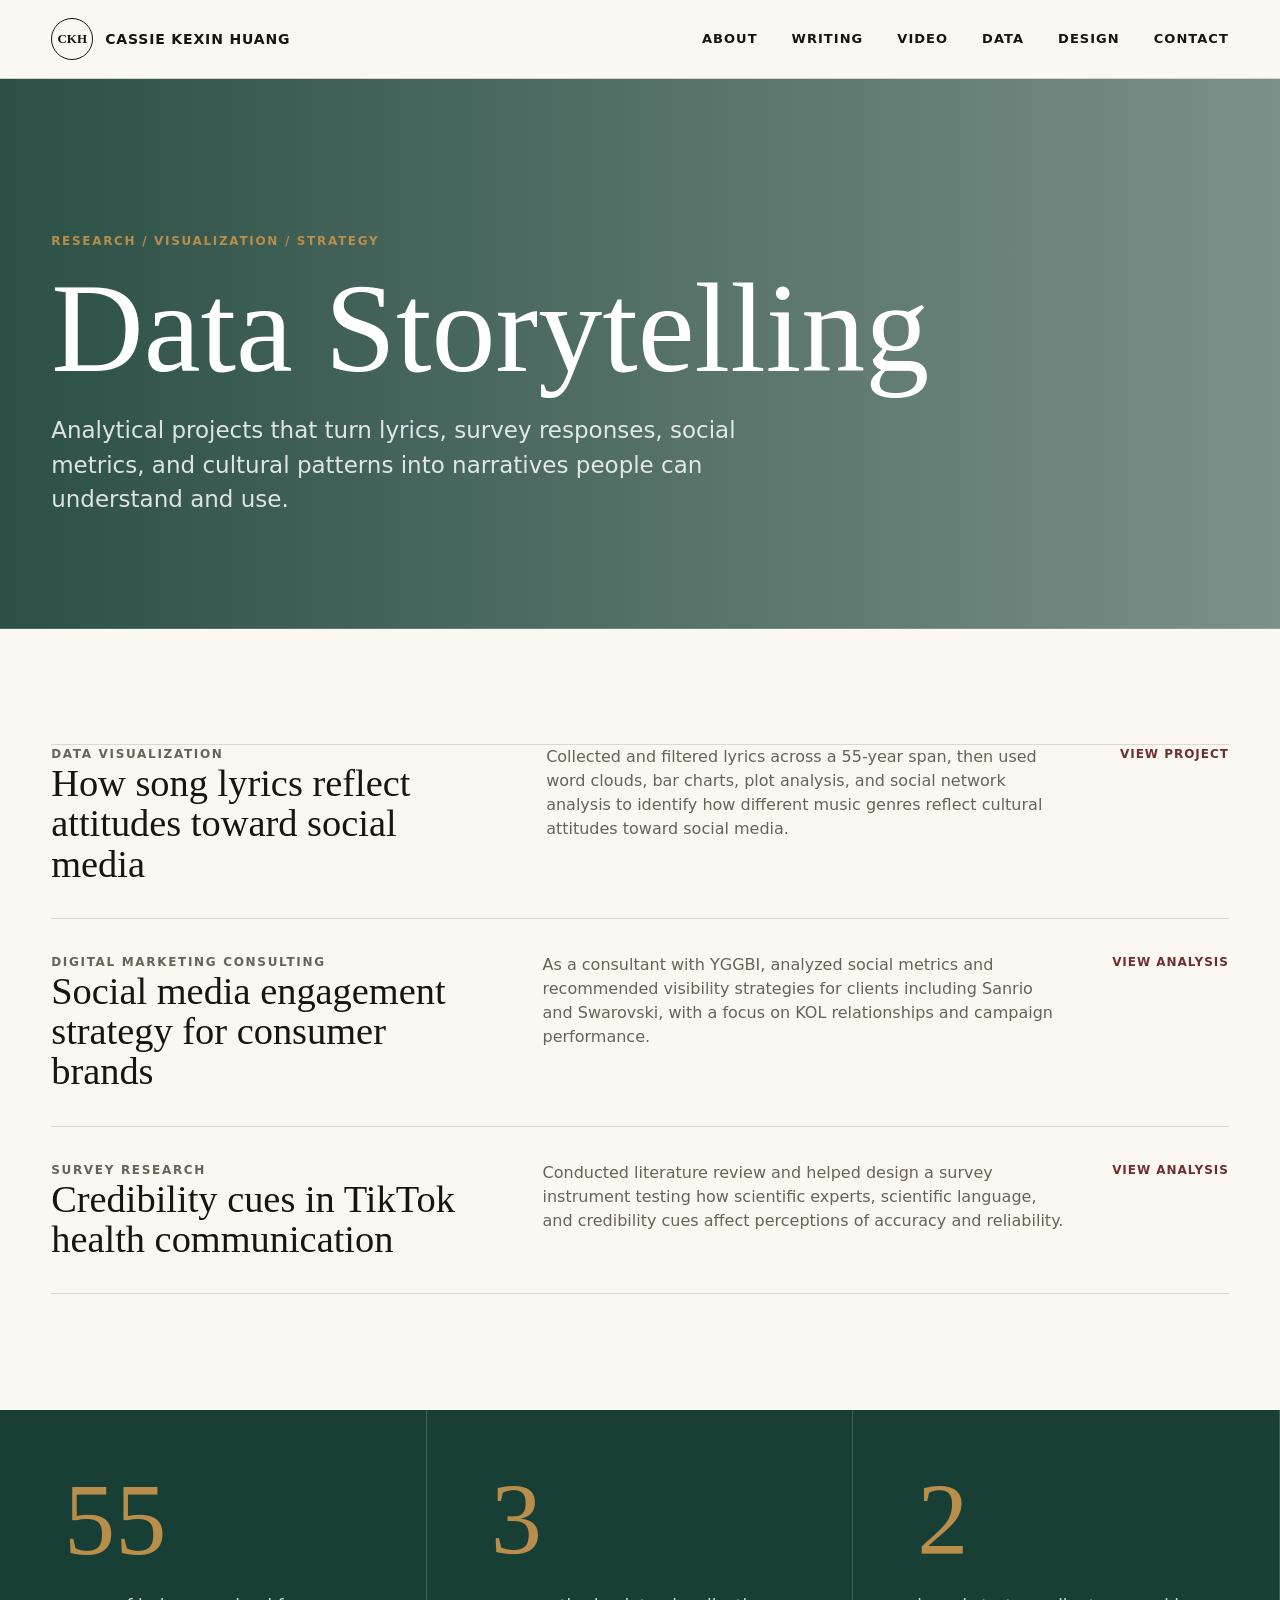
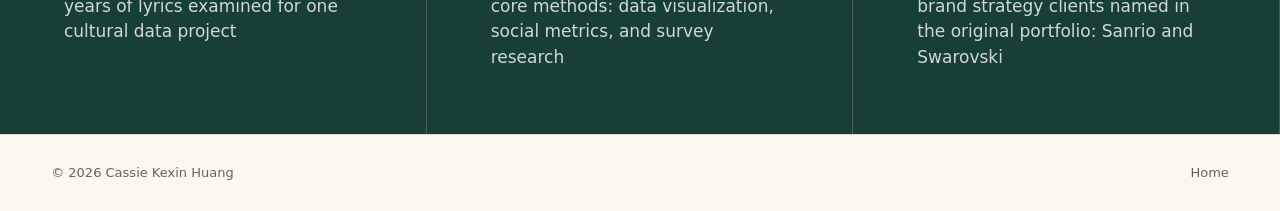
<file: data-storytelling.html>
<!doctype html>
<html lang="en">
  <head>
    <meta charset="utf-8" />
    <meta name="viewport" content="width=device-width, initial-scale=1" />
    <meta name="description" content="Data visualization, research, and digital strategy projects by Cassie Kexin Huang." />
    <title>Data Storytelling | Cassie Kexin Huang</title>
    <link rel="stylesheet" href="styles.css?v=3" />
  </head>
  <body>
    <header class="site-header solid" data-header>
      <a class="brand" href="index.html#top" aria-label="Cassie Kexin Huang home">
        <span class="brand-mark">CKH</span>
        <span class="brand-text">Cassie Kexin Huang</span>
      </a>
      <button class="nav-toggle" type="button" aria-expanded="false" aria-controls="site-nav" data-nav-toggle>
        <span></span>
        <span></span>
      </button>
      <nav class="site-nav" id="site-nav" data-nav>
        <a href="index.html#about">About</a>
        <a href="journalism.html">Writing</a>
        <a href="visual-communication.html">Video</a>
        <a href="data-storytelling.html">Data</a>
        <a href="design.html">Design</a>
        <a href="index.html#contact">Contact</a>
      </nav>
    </header>

    <main class="subpage">
      <section class="page-hero data-hero">
        <p class="eyebrow">Research / Visualization / Strategy</p>
        <h1>Data Storytelling</h1>
        <p>
          Analytical projects that turn lyrics, survey responses, social metrics, and cultural patterns into narratives
          people can understand and use.
        </p>
      </section>

      <section class="folio-section">
        <div class="project-list">
          <article class="project-row featured-row">
            <div>
              <p class="card-label">Data visualization</p>
              <h3>How song lyrics reflect attitudes toward social media</h3>
            </div>
            <p>
              Collected and filtered lyrics across a 55-year span, then used word clouds, bar charts, plot analysis, and
              social network analysis to identify how different music genres reflect cultural attitudes toward social
              media.
            </p>
            <a class="text-button" href="https://huangkexinproject.commons.msu.edu/">View project</a>
          </article>

          <article class="project-row">
            <div>
              <p class="card-label">Digital marketing consulting</p>
              <h3>Social media engagement strategy for consumer brands</h3>
            </div>
            <p>
              As a consultant with YGGBI, analyzed social metrics and recommended visibility strategies for clients
              including Sanrio and Swarovski, with a focus on KOL relationships and campaign performance.
            </p>
            <a class="text-button" href="https://www.canva.com/design/DAFhoGMeDII/UU1IeZXyzm42RvcdYq-o2A/view?utm_content=DAFhoGMeDII&utm_campaign=designshare&utm_medium=link&utm_source=viewer">View analysis</a>
          </article>

          <article class="project-row">
            <div>
              <p class="card-label">Survey research</p>
              <h3>Credibility cues in TikTok health communication</h3>
            </div>
            <p>
              Conducted literature review and helped design a survey instrument testing how scientific experts,
              scientific language, and credibility cues affect perceptions of accuracy and reliability.
            </p>
            <a class="text-button" href="https://www.canva.com/design/DAFhmkDjsUU/ob2_UgmBh4wHWcfbAtpk-A/view?utm_content=DAFhmkDjsUU&utm_campaign=designshare&utm_medium=link&utm_source=viewer">View analysis</a>
          </article>
        </div>
      </section>

      <section class="signature small-signature" aria-label="Data storytelling strengths">
        <div class="metric">
          <span>55</span>
          <p>years of lyrics examined for one cultural data project</p>
        </div>
        <div class="metric">
          <span>3</span>
          <p>core methods: data visualization, social metrics, and survey research</p>
        </div>
        <div class="metric">
          <span>2</span>
          <p>brand strategy clients named in the original portfolio: Sanrio and Swarovski</p>
        </div>
      </section>
    </main>

    <footer class="site-footer">
      <p>© 2026 Cassie Kexin Huang</p>
      <p><a href="index.html#top">Home</a></p>
    </footer>
    <script src="script.js"></script>
  </body>
</html>
</file>
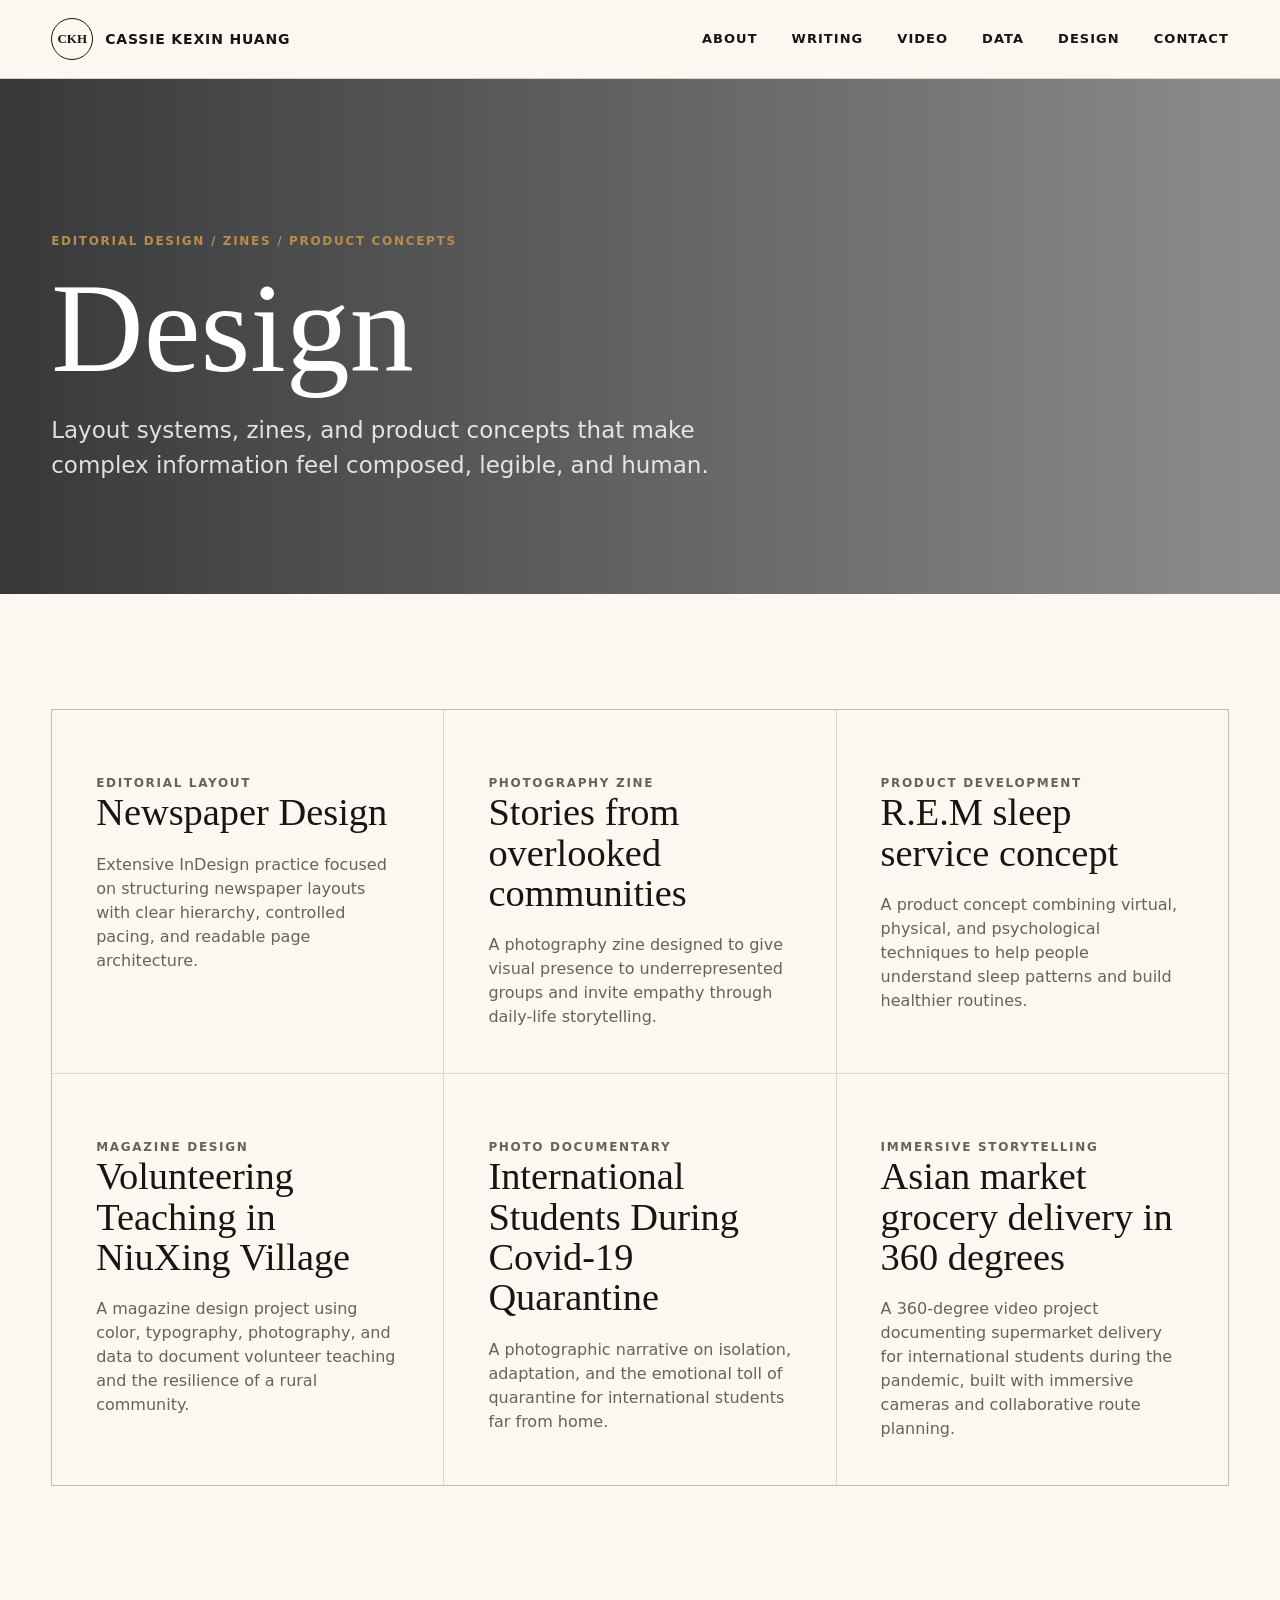
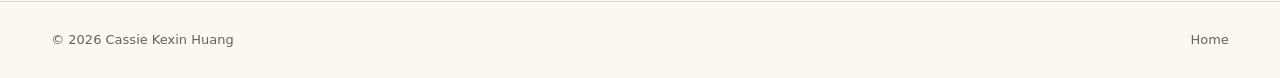
<file: design.html>
<!doctype html>
<html lang="en">
  <head>
    <meta charset="utf-8" />
    <meta name="viewport" content="width=device-width, initial-scale=1" />
    <meta name="description" content="Design, zine, editorial layout, and product concept work by Cassie Kexin Huang." />
    <title>Design | Cassie Kexin Huang</title>
    <link rel="stylesheet" href="styles.css?v=3" />
  </head>
  <body>
    <header class="site-header solid" data-header>
      <a class="brand" href="index.html#top" aria-label="Cassie Kexin Huang home">
        <span class="brand-mark">CKH</span>
        <span class="brand-text">Cassie Kexin Huang</span>
      </a>
      <button class="nav-toggle" type="button" aria-expanded="false" aria-controls="site-nav" data-nav-toggle>
        <span></span>
        <span></span>
      </button>
      <nav class="site-nav" id="site-nav" data-nav>
        <a href="index.html#about">About</a>
        <a href="journalism.html">Writing</a>
        <a href="visual-communication.html">Video</a>
        <a href="data-storytelling.html">Data</a>
        <a href="design.html">Design</a>
        <a href="index.html#contact">Contact</a>
      </nav>
    </header>

    <main class="subpage">
      <section class="page-hero design-hero">
        <p class="eyebrow">Editorial Design / Zines / Product Concepts</p>
        <h1>Design</h1>
        <p>
          Layout systems, zines, and product concepts that make complex information feel composed, legible, and human.
        </p>
      </section>

      <section class="folio-section">
        <div class="tile-grid design-grid">
          <article>
            <p class="card-label">Editorial layout</p>
            <h3>Newspaper Design</h3>
            <p>
              Extensive InDesign practice focused on structuring newspaper layouts with clear hierarchy, controlled
              pacing, and readable page architecture.
            </p>
          </article>
          <article>
            <p class="card-label">Photography zine</p>
            <h3>Stories from overlooked communities</h3>
            <p>
              A photography zine designed to give visual presence to underrepresented groups and invite empathy through
              daily-life storytelling.
            </p>
          </article>
          <article>
            <p class="card-label">Product development</p>
            <h3>R.E.M sleep service concept</h3>
            <p>
              A product concept combining virtual, physical, and psychological techniques to help people understand sleep
              patterns and build healthier routines.
            </p>
          </article>
          <article>
            <p class="card-label">Magazine design</p>
            <h3>Volunteering Teaching in NiuXing Village</h3>
            <p>
              A magazine design project using color, typography, photography, and data to document volunteer teaching and
              the resilience of a rural community.
            </p>
          </article>
          <article>
            <p class="card-label">Photo documentary</p>
            <h3>International Students During Covid-19 Quarantine</h3>
            <p>
              A photographic narrative on isolation, adaptation, and the emotional toll of quarantine for international
              students far from home.
            </p>
          </article>
          <article>
            <p class="card-label">Immersive storytelling</p>
            <h3>Asian market grocery delivery in 360 degrees</h3>
            <p>
              A 360-degree video project documenting supermarket delivery for international students during the pandemic,
              built with immersive cameras and collaborative route planning.
            </p>
          </article>
        </div>
      </section>
    </main>

    <footer class="site-footer">
      <p>© 2026 Cassie Kexin Huang</p>
      <p><a href="index.html#top">Home</a></p>
    </footer>
    <script src="script.js"></script>
  </body>
</html>
</file>
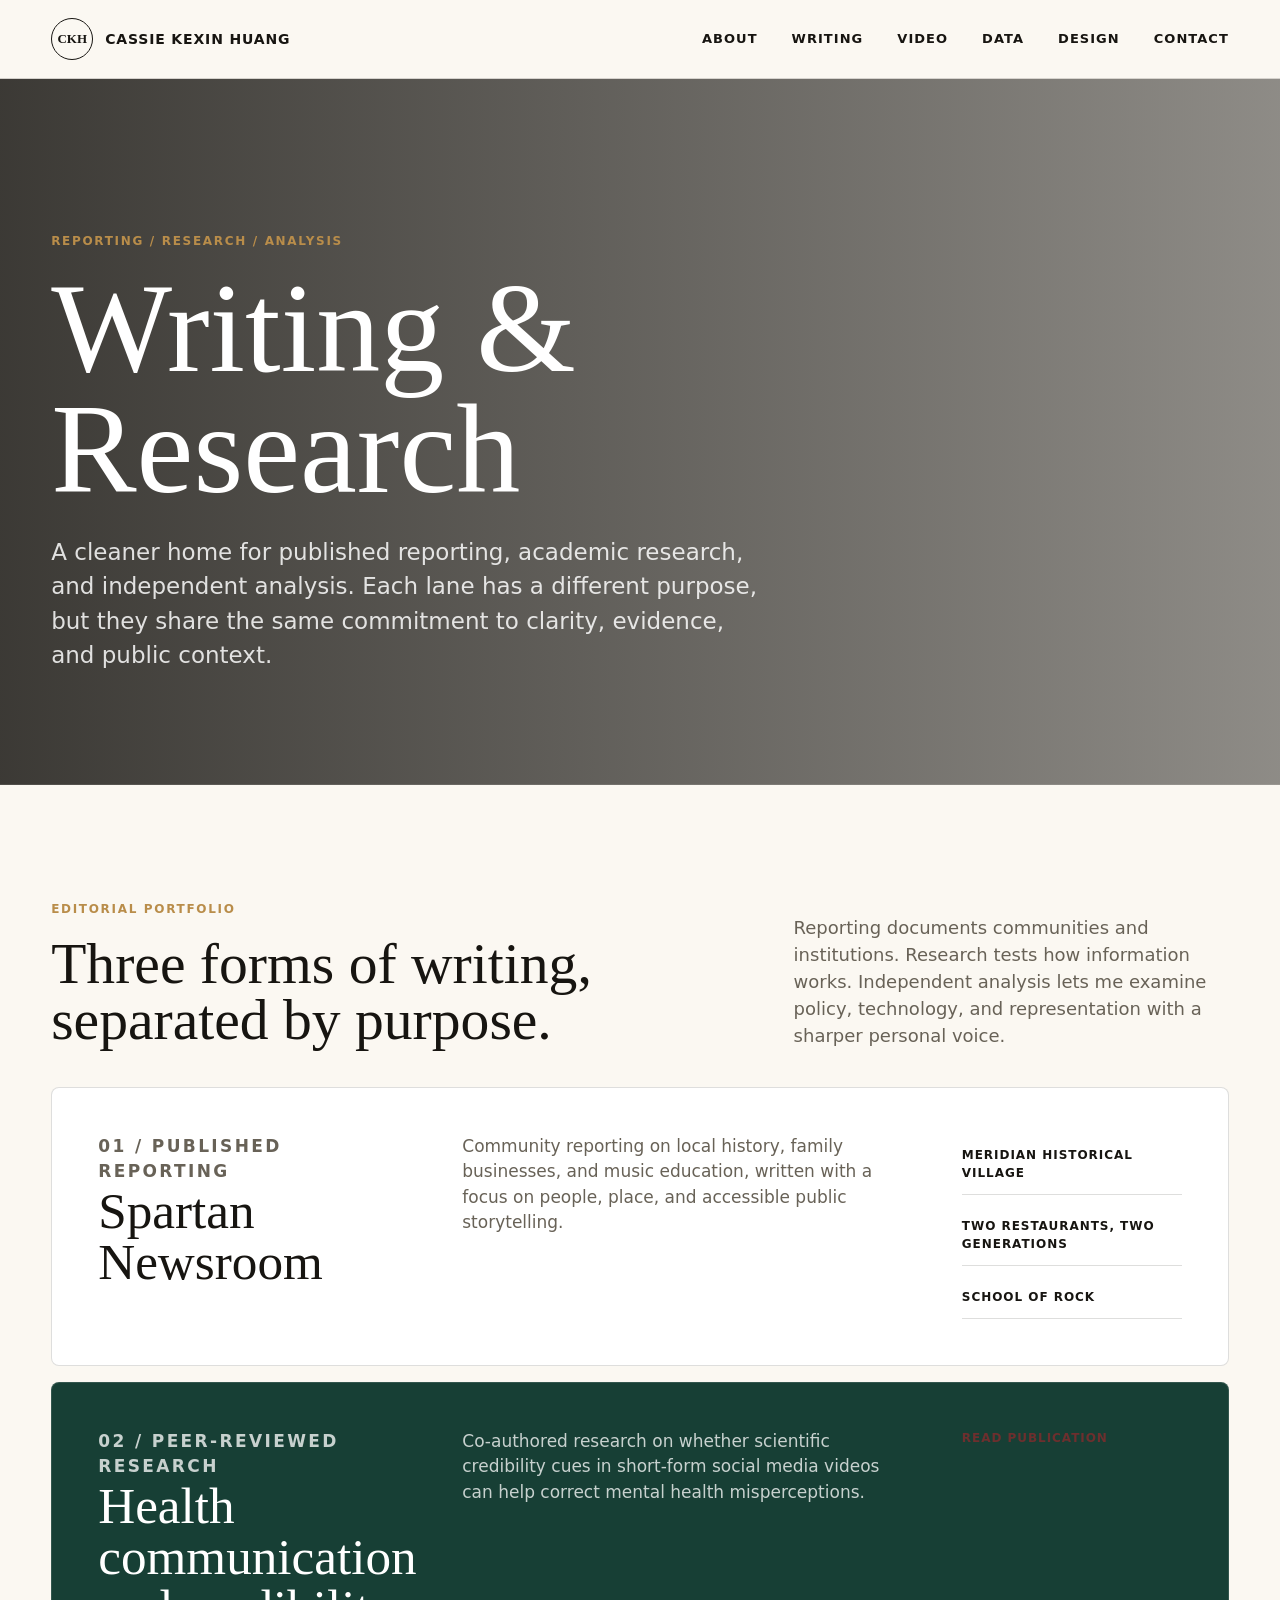
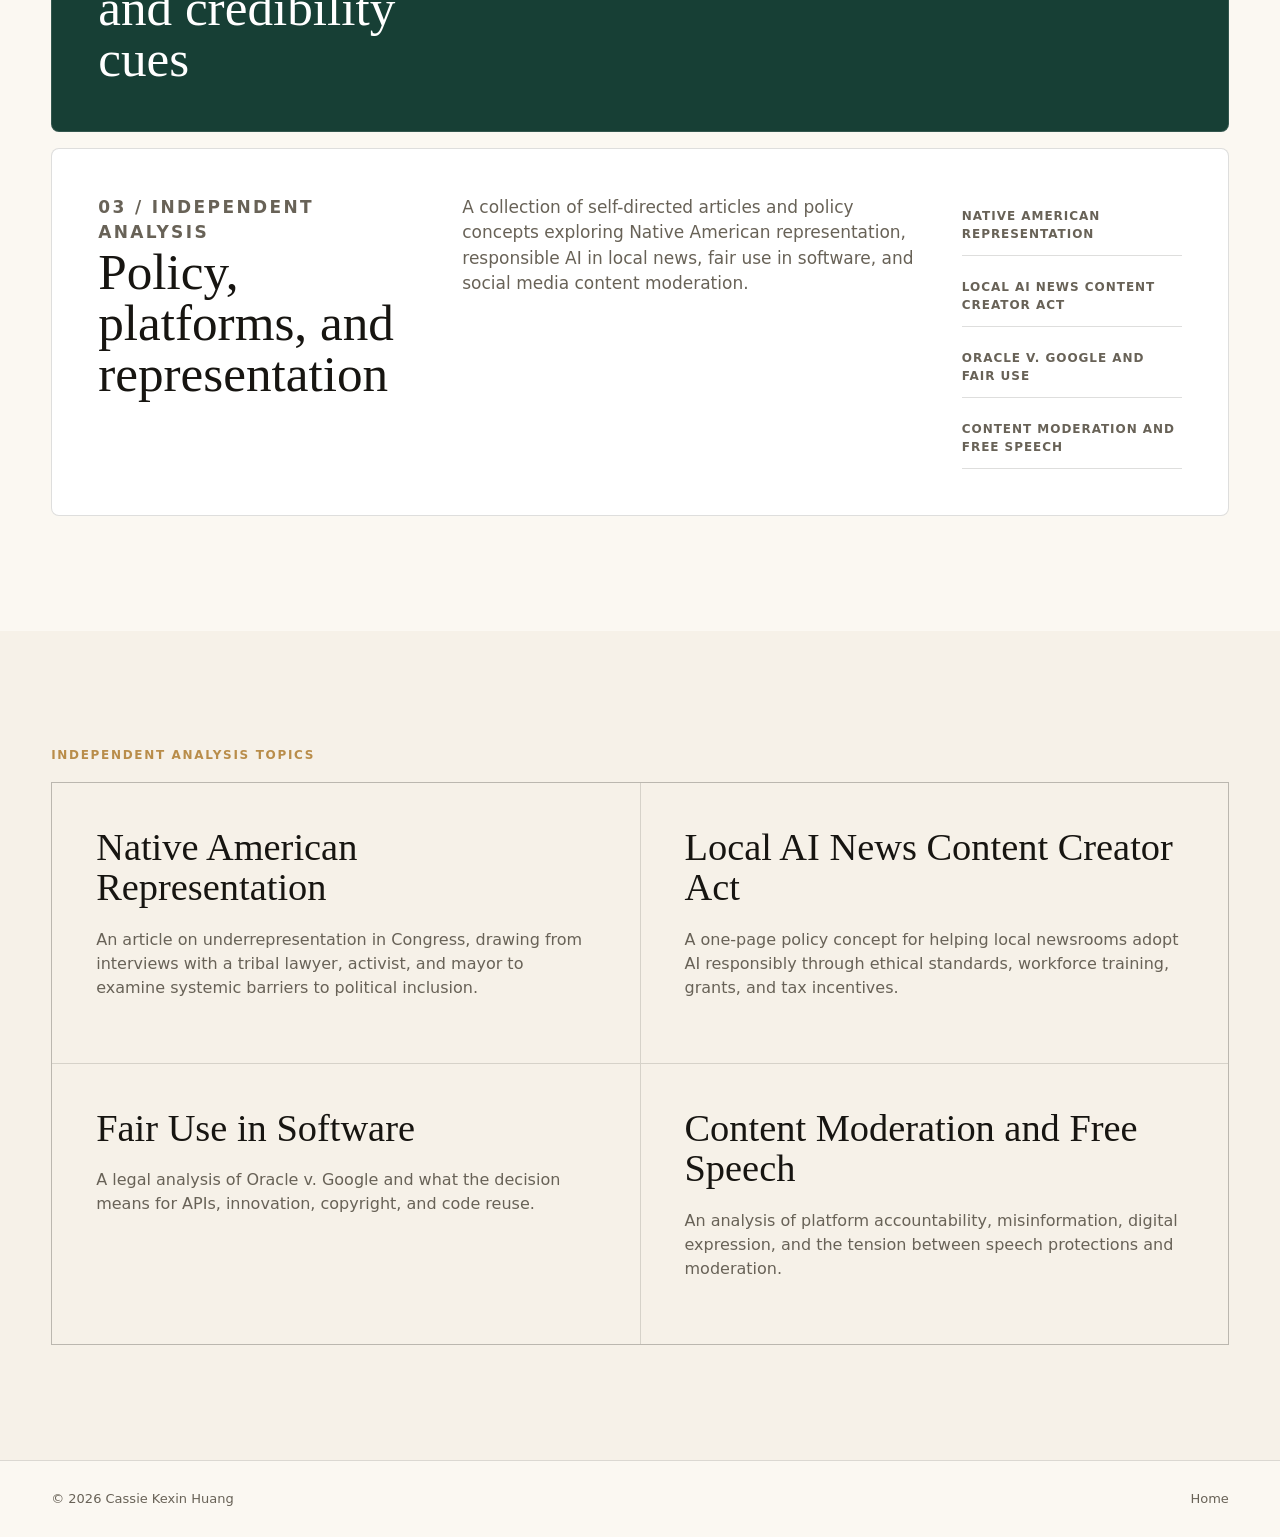
<file: journalism.html>
<!doctype html>
<html lang="en">
  <head>
    <meta charset="utf-8" />
    <meta name="viewport" content="width=device-width, initial-scale=1" />
    <meta name="description" content="Published reporting, peer-reviewed research, and independent analysis by Cassie Kexin Huang." />
    <title>Writing & Research | Cassie Kexin Huang</title>
    <link rel="stylesheet" href="styles.css?v=3" />
  </head>
  <body>
    <header class="site-header solid" data-header>
      <a class="brand" href="index.html#top" aria-label="Cassie Kexin Huang home">
        <span class="brand-mark">CKH</span>
        <span class="brand-text">Cassie Kexin Huang</span>
      </a>
      <button class="nav-toggle" type="button" aria-expanded="false" aria-controls="site-nav" data-nav-toggle>
        <span></span>
        <span></span>
      </button>
      <nav class="site-nav" id="site-nav" data-nav>
        <a href="index.html#about">About</a>
        <a href="journalism.html">Writing</a>
        <a href="visual-communication.html">Video</a>
        <a href="data-storytelling.html">Data</a>
        <a href="design.html">Design</a>
        <a href="index.html#contact">Contact</a>
      </nav>
    </header>

    <main class="subpage">
      <section class="page-hero">
        <p class="eyebrow">Reporting / Research / Analysis</p>
        <h1>Writing & Research</h1>
        <p>
          A cleaner home for published reporting, academic research, and independent analysis. Each lane has a different
          purpose, but they share the same commitment to clarity, evidence, and public context.
        </p>
      </section>

      <section class="folio-section">
        <div class="section-heading compact">
          <div>
            <div class="section-kicker">Editorial Portfolio</div>
            <h2>Three forms of writing, separated by purpose.</h2>
          </div>
          <p>
            Reporting documents communities and institutions. Research tests how information works. Independent analysis
            lets me examine policy, technology, and representation with a sharper personal voice.
          </p>
        </div>

        <div class="editorial-stack">
          <article class="editorial-block">
            <div>
              <p class="card-label">01 / Published Reporting</p>
              <h3>Spartan Newsroom</h3>
            </div>
            <p>
              Community reporting on local history, family businesses, and music education, written with a focus on
              people, place, and accessible public storytelling.
            </p>
            <div class="mini-list">
              <a href="https://news.jrn.msu.edu/2019/10/staff-works-to-bring-awareness-to-meridian-historical-village/">Meridian Historical Village</a>
              <a href="https://news.jrn.msu.edu/2019/11/in-meridian-twp-two-restaurants-two-generations-thrive-on-one-street/">Two restaurants, two generations</a>
              <a href="https://news.jrn.msu.edu/2019/11/school-of-rock-offers-multiple-musical-opportunities/">School of Rock</a>
            </div>
          </article>

          <article class="editorial-block research-block">
            <div>
              <p class="card-label">02 / Peer-Reviewed Research</p>
              <h3>Health communication and credibility cues</h3>
            </div>
            <p>
              Co-authored research on whether scientific credibility cues in short-form social media videos can help
              correct mental health misperceptions.
            </p>
            <a class="text-button" href="https://www.tandfonline.com/doi/full/10.1080/10410236.2023.2301201">Read publication</a>
          </article>

          <article class="editorial-block">
            <div>
              <p class="card-label">03 / Independent Analysis</p>
              <h3>Policy, platforms, and representation</h3>
            </div>
            <p>
              A collection of self-directed articles and policy concepts exploring Native American representation,
              responsible AI in local news, fair use in software, and social media content moderation.
            </p>
            <div class="mini-list muted-list">
              <span>Native American representation</span>
              <span>Local AI News Content Creator Act</span>
              <span>Oracle v. Google and fair use</span>
              <span>Content moderation and free speech</span>
            </div>
          </article>
        </div>
      </section>

      <section class="folio-section alt">
        <div class="section-kicker">Independent Analysis Topics</div>
        <div class="tile-grid">
          <article>
            <h3>Native American Representation</h3>
            <p>
              An article on underrepresentation in Congress, drawing from interviews with a tribal lawyer, activist,
              and mayor to examine systemic barriers to political inclusion.
            </p>
          </article>
          <article>
            <h3>Local AI News Content Creator Act</h3>
            <p>
              A one-page policy concept for helping local newsrooms adopt AI responsibly through ethical standards,
              workforce training, grants, and tax incentives.
            </p>
          </article>
          <article>
            <h3>Fair Use in Software</h3>
            <p>
              A legal analysis of Oracle v. Google and what the decision means for APIs, innovation, copyright, and code
              reuse.
            </p>
          </article>
          <article>
            <h3>Content Moderation and Free Speech</h3>
            <p>
              An analysis of platform accountability, misinformation, digital expression, and the tension between speech
              protections and moderation.
            </p>
          </article>
        </div>
      </section>
    </main>

    <footer class="site-footer">
      <p>© 2026 Cassie Kexin Huang</p>
      <p><a href="index.html#top">Home</a></p>
    </footer>
    <script src="script.js"></script>
  </body>
</html>
</file>
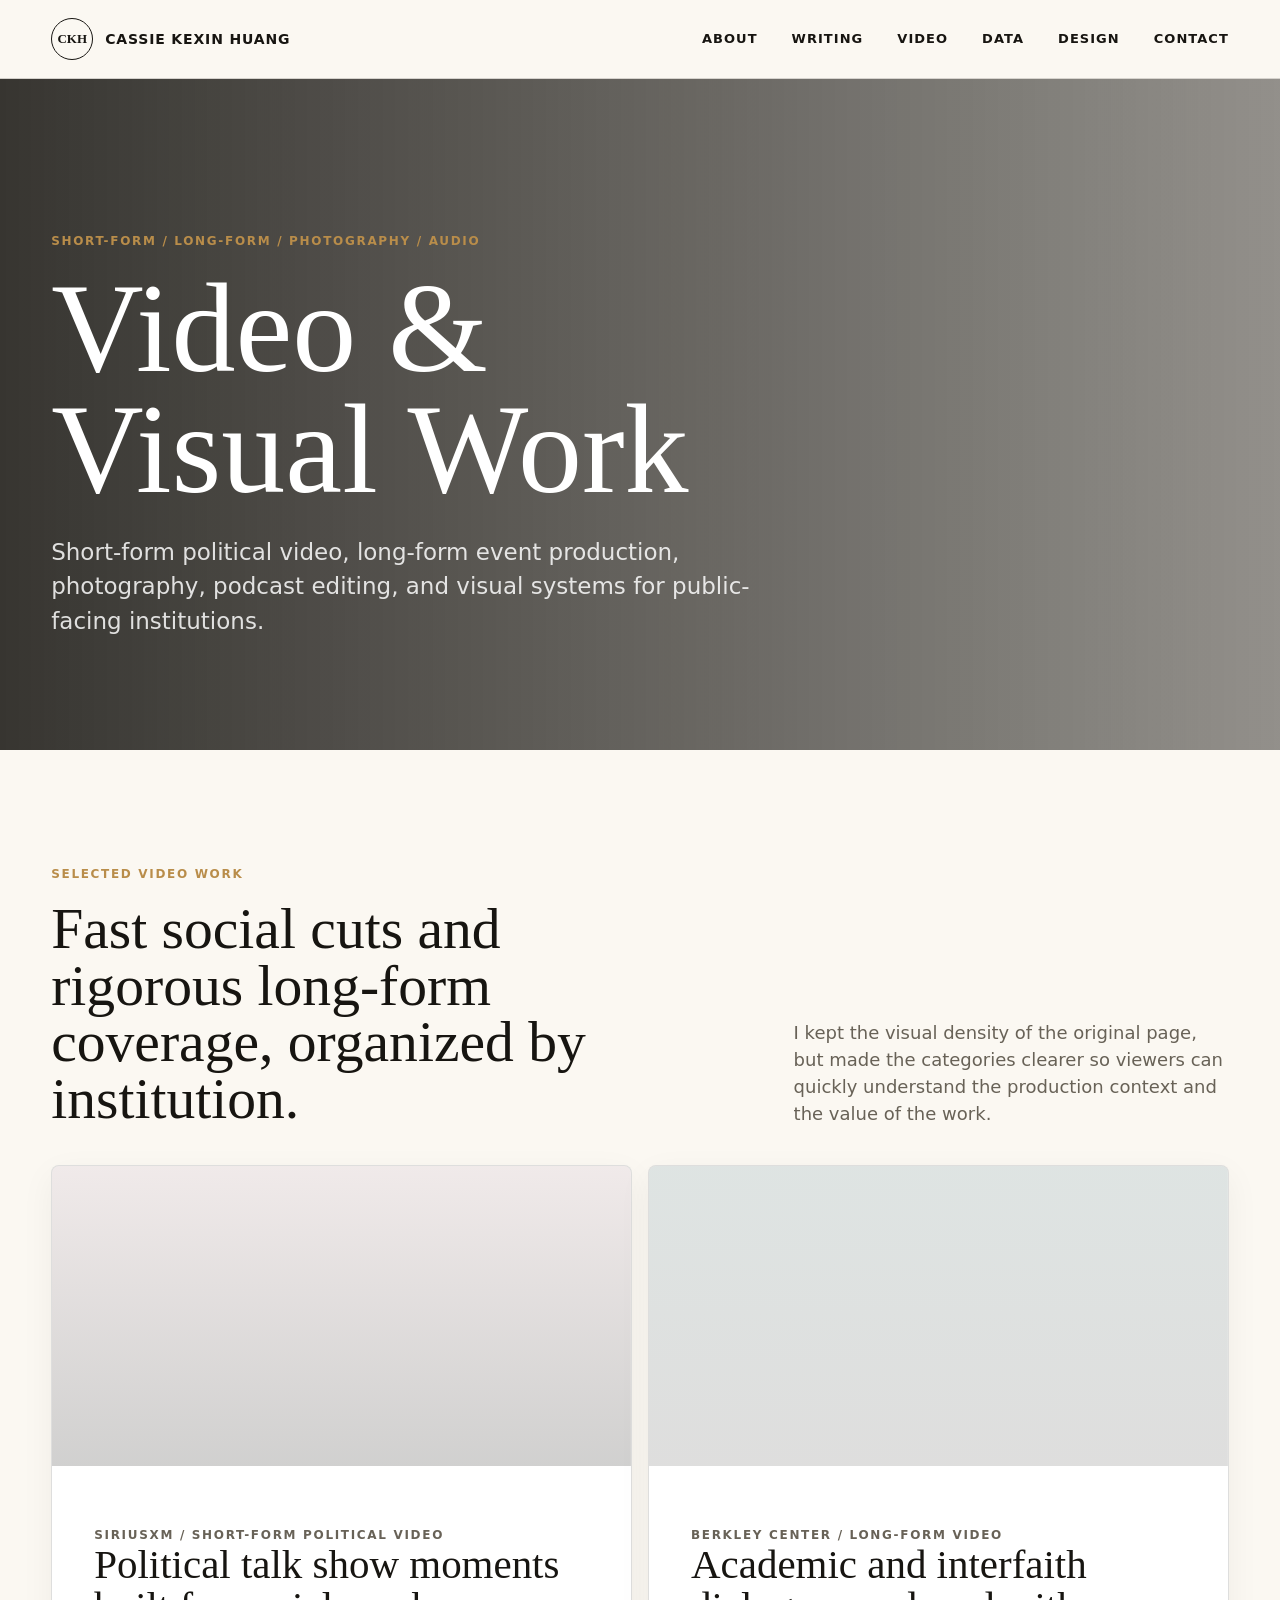
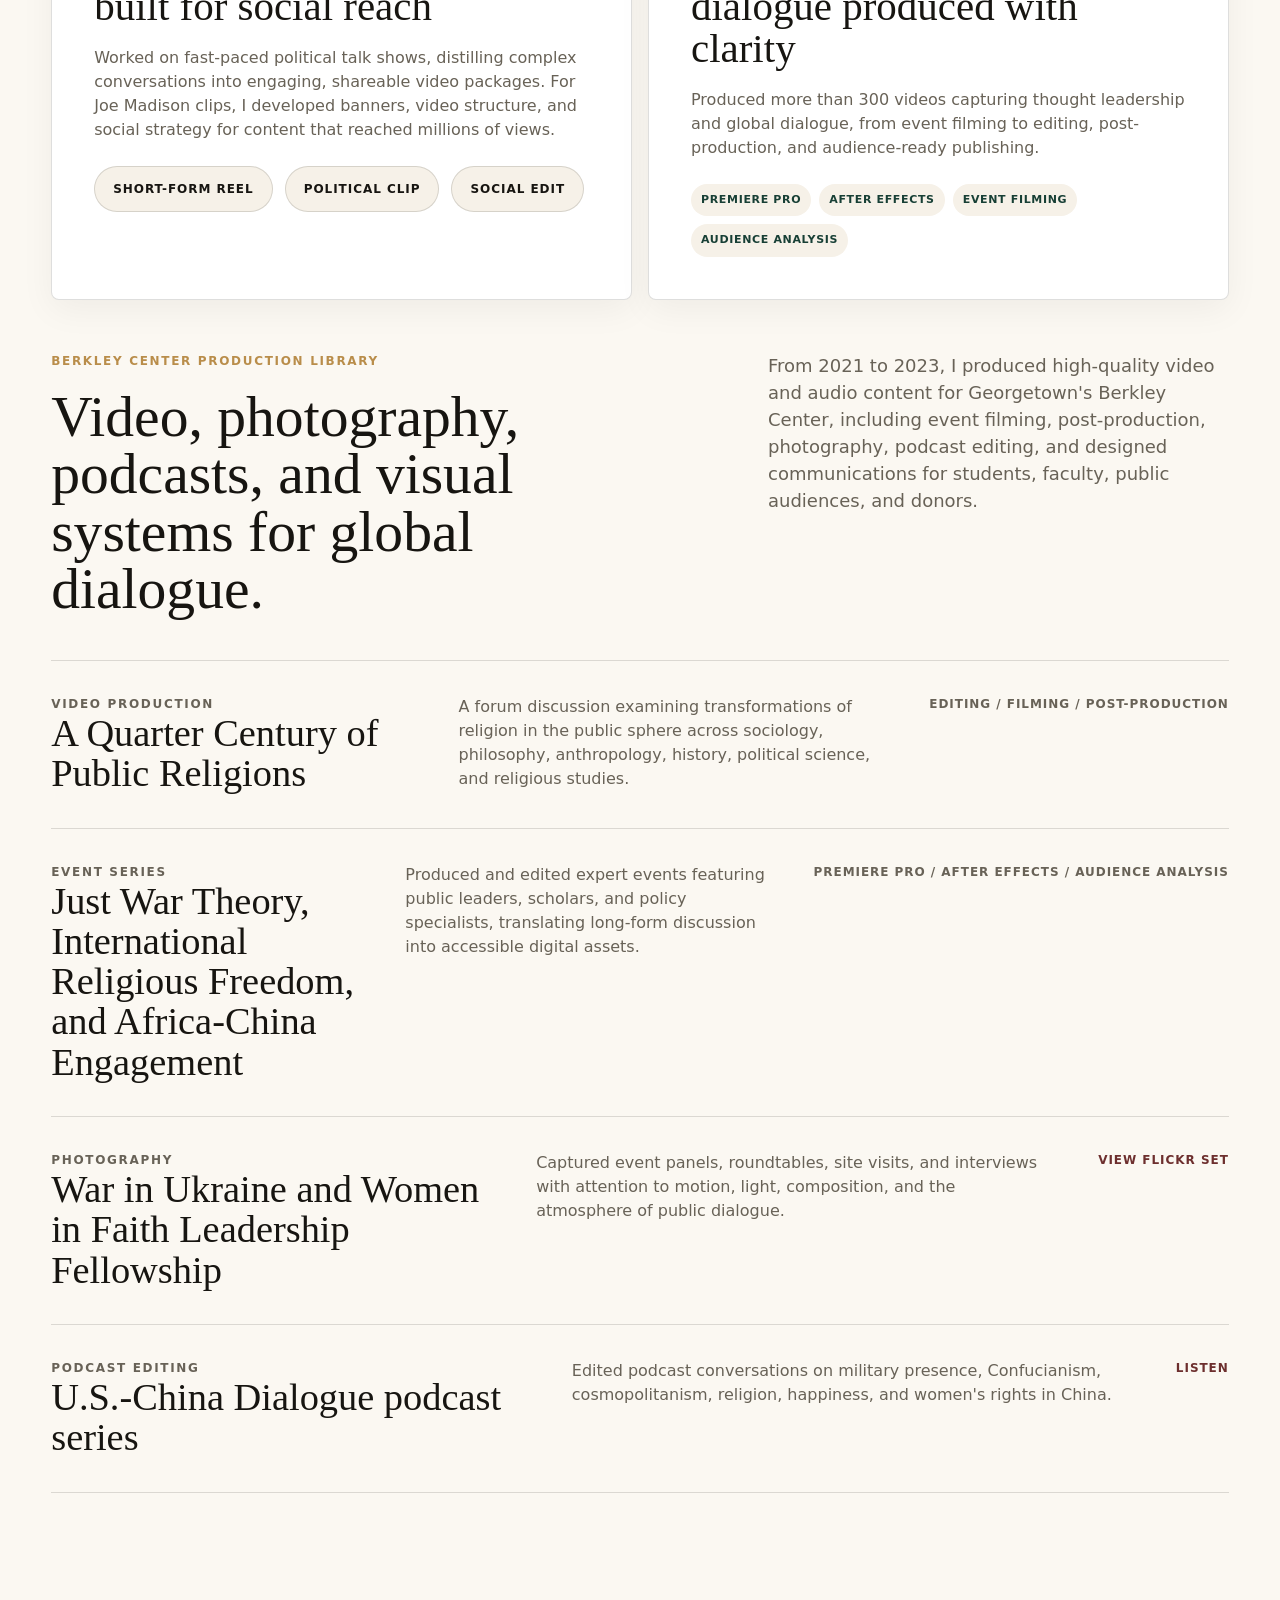
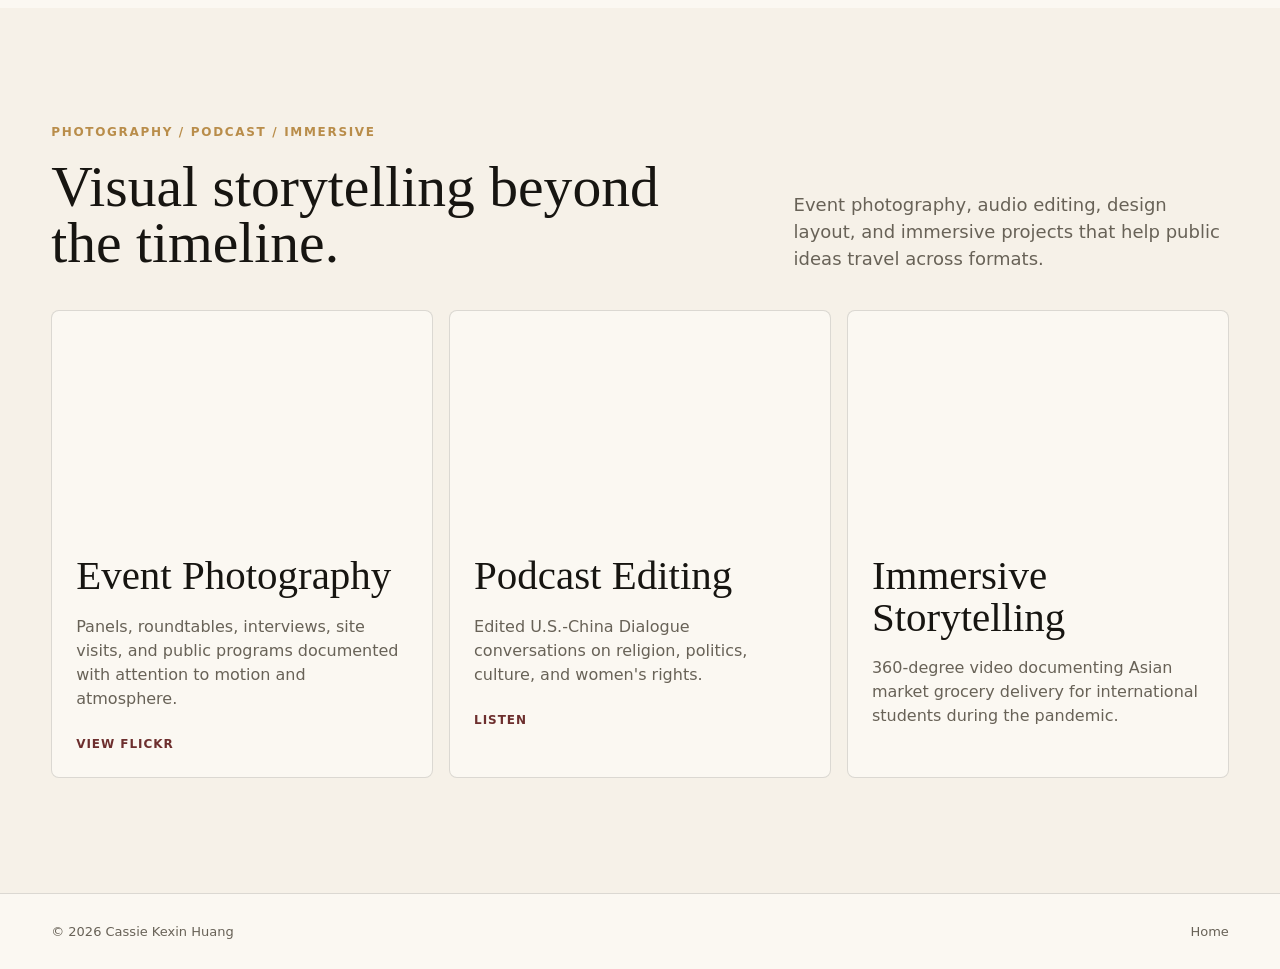
<file: visual-communication.html>
<!doctype html>
<html lang="en">
  <head>
    <meta charset="utf-8" />
    <meta name="viewport" content="width=device-width, initial-scale=1" />
    <meta name="description" content="Short-form video, long-form event production, photography, podcast, and visual strategy work by Cassie Kexin Huang." />
    <title>Video & Visual Work | Cassie Kexin Huang</title>
    <link rel="stylesheet" href="styles.css?v=3" />
  </head>
  <body>
    <header class="site-header solid" data-header>
      <a class="brand" href="index.html#top" aria-label="Cassie Kexin Huang home">
        <span class="brand-mark">CKH</span>
        <span class="brand-text">Cassie Kexin Huang</span>
      </a>
      <button class="nav-toggle" type="button" aria-expanded="false" aria-controls="site-nav" data-nav-toggle>
        <span></span>
        <span></span>
      </button>
      <nav class="site-nav" id="site-nav" data-nav>
        <a href="index.html#about">About</a>
        <a href="journalism.html">Writing</a>
        <a href="visual-communication.html">Video</a>
        <a href="data-storytelling.html">Data</a>
        <a href="design.html">Design</a>
        <a href="index.html#contact">Contact</a>
      </nav>
    </header>

    <main class="subpage">
      <section class="page-hero media-hero">
        <p class="eyebrow">Short-form / Long-form / Photography / Audio</p>
        <h1 aria-label="Video and Visual Work">Video &<br />Visual Work</h1>
        <p>
          Short-form political video, long-form event production, photography, podcast editing, and visual systems for
          public-facing institutions.
        </p>
      </section>

      <section class="folio-section">
        <div class="section-heading compact">
          <div>
            <div class="section-kicker">Selected Video Work</div>
            <h2>Fast social cuts and rigorous long-form coverage, organized by institution.</h2>
          </div>
          <p>
            I kept the visual density of the original page, but made the categories clearer so viewers can quickly
            understand the production context and the value of the work.
          </p>
        </div>

        <div class="media-grid">
          <article class="media-card sirius-card">
            <div class="media-image" aria-hidden="true"></div>
            <div>
              <p class="card-label">SiriusXM / Short-form Political Video</p>
              <h3>Political talk show moments built for social reach</h3>
              <p>
                Worked on fast-paced political talk shows, distilling complex conversations into engaging, shareable
                video packages. For Joe Madison clips, I developed banners, video structure, and social strategy for
                content that reached millions of views.
              </p>
              <div class="link-cloud compact-cloud">
                <a href="https://www.instagram.com/reel/CzlubzfLgX0/?igsh=MmpobTZ1ZTV6dXBy">Short-form reel</a>
                <a href="https://www.instagram.com/reel/DBjz9srxnjz/?igsh=eDBsZHU0d2E4eTB5">Political clip</a>
                <a href="https://www.instagram.com/reel/DCjYbmzxeuI/?igsh=MTNkYzh5amh6cHNseQ==">Social edit</a>
              </div>
            </div>
          </article>

          <article class="media-card berkley-card">
            <div class="media-image" aria-hidden="true"></div>
            <div>
              <p class="card-label">Berkley Center / Long-form Video</p>
              <h3>Academic and interfaith dialogue produced with clarity</h3>
              <p>
                Produced more than 300 videos capturing thought leadership and global dialogue, from event filming to
                editing, post-production, and audience-ready publishing.
              </p>
              <div class="media-tags">
                <span>Premiere Pro</span>
                <span>After Effects</span>
                <span>Event filming</span>
                <span>Audience analysis</span>
              </div>
            </div>
          </article>
        </div>

        <div class="case-study">
          <div>
            <p class="card-label">Berkley Center Production Library</p>
            <h2>Video, photography, podcasts, and visual systems for global dialogue.</h2>
          </div>
          <p>
            From 2021 to 2023, I produced high-quality video and audio content for Georgetown's Berkley Center,
            including event filming, post-production, photography, podcast editing, and designed communications for
            students, faculty, public audiences, and donors.
          </p>
        </div>

        <div class="project-list">
          <article class="project-row">
            <div>
              <p class="card-label">Video production</p>
              <h3>A Quarter Century of Public Religions</h3>
            </div>
            <p>
              A forum discussion examining transformations of religion in the public sphere across sociology,
              philosophy, anthropology, history, political science, and religious studies.
            </p>
            <span class="quiet-meta">Editing / filming / post-production</span>
          </article>

          <article class="project-row">
            <div>
              <p class="card-label">Event series</p>
              <h3>Just War Theory, International Religious Freedom, and Africa-China Engagement</h3>
            </div>
            <p>
              Produced and edited expert events featuring public leaders, scholars, and policy specialists, translating
              long-form discussion into accessible digital assets.
            </p>
            <span class="quiet-meta">Premiere Pro / After Effects / audience analysis</span>
          </article>

          <article class="project-row">
            <div>
              <p class="card-label">Photography</p>
              <h3>War in Ukraine and Women in Faith Leadership Fellowship</h3>
            </div>
            <p>
              Captured event panels, roundtables, site visits, and interviews with attention to motion, light,
              composition, and the atmosphere of public dialogue.
            </p>
            <a class="text-button" href="https://flic.kr/s/aHBqjAuXZe">View Flickr set</a>
          </article>

          <article class="project-row">
            <div>
              <p class="card-label">Podcast editing</p>
              <h3>U.S.-China Dialogue podcast series</h3>
            </div>
            <p>
              Edited podcast conversations on military presence, Confucianism, cosmopolitanism, religion, happiness, and
              women's rights in China.
            </p>
            <a class="text-button" href="https://uschinadialogue.georgetown.edu/podcasts/china-s-nascent-military-footprint-with-dennis-wilder">Listen</a>
          </article>
        </div>
      </section>

      <section class="folio-section alt">
        <div class="section-heading compact">
          <div>
            <div class="section-kicker">Photography / Podcast / Immersive</div>
            <h2>Visual storytelling beyond the timeline.</h2>
          </div>
          <p>
            Event photography, audio editing, design layout, and immersive projects that help public ideas travel across
            formats.
          </p>
        </div>
        <div class="visual-tiles">
          <article>
            <div class="visual-tile-image photo-one" aria-hidden="true"></div>
            <h3>Event Photography</h3>
            <p>Panels, roundtables, interviews, site visits, and public programs documented with attention to motion and atmosphere.</p>
            <a class="card-link" href="https://flic.kr/s/aHBqjAuXZe">View Flickr</a>
          </article>
          <article>
            <div class="visual-tile-image photo-two" aria-hidden="true"></div>
            <h3>Podcast Editing</h3>
            <p>Edited U.S.-China Dialogue conversations on religion, politics, culture, and women's rights.</p>
            <a class="card-link" href="https://uschinadialogue.georgetown.edu/podcasts/china-s-nascent-military-footprint-with-dennis-wilder">Listen</a>
          </article>
          <article>
            <div class="visual-tile-image photo-three" aria-hidden="true"></div>
            <h3>Immersive Storytelling</h3>
            <p>360-degree video documenting Asian market grocery delivery for international students during the pandemic.</p>
          </article>
        </div>
      </section>
    </main>

    <footer class="site-footer">
      <p>© 2026 Cassie Kexin Huang</p>
      <p><a href="index.html#top">Home</a></p>
    </footer>
    <script src="script.js"></script>
  </body>
</html>
</file>
<file: styles.css>
:root {
  --ink: #171511;
  --muted: #686257;
  --paper: #f6f1e8;
  --paper-soft: #fbf8f2;
  --line: rgba(23, 21, 17, 0.14);
  --moss: #566f57;
  --forest: #173f35;
  --oxblood: #6d2f2e;
  --gold: #b98d4a;
  --charcoal: #222326;
  --white: #ffffff;
  --shadow: 0 24px 70px rgba(23, 21, 17, 0.14);
  --serif: Georgia, "Times New Roman", serif;
  --sans: Inter, ui-sans-serif, system-ui, -apple-system, BlinkMacSystemFont, "Segoe UI", sans-serif;
}

* {
  box-sizing: border-box;
}

html {
  overflow-x: hidden;
  scroll-behavior: smooth;
}

body {
  margin: 0;
  color: var(--ink);
  background: var(--paper-soft);
  font-family: var(--sans);
  line-height: 1.5;
  overflow-x: hidden;
}

body.nav-open {
  overflow: hidden;
}

a {
  color: inherit;
  text-decoration: none;
}

.dot-page {
  min-height: 100vh;
  overflow-x: hidden;
  color: #f2f0ea;
  background: #151515;
  font-family: Inter, ui-sans-serif, system-ui, -apple-system, BlinkMacSystemFont, "Segoe UI", sans-serif;
}

.dot-page::before {
  position: fixed;
  inset: 0;
  z-index: -1;
  background-image:
    linear-gradient(rgba(246, 241, 232, 0.035) 1px, transparent 1px),
    linear-gradient(90deg, rgba(246, 241, 232, 0.025) 1px, transparent 1px);
  background-size: 72px 72px;
  content: "";
  opacity: 0.32;
  pointer-events: none;
}

.dot-nav {
  position: fixed;
  inset: 0 0 auto;
  z-index: 50;
  display: flex;
  align-items: center;
  justify-content: flex-end;
  padding: 28px clamp(20px, 6vw, 84px);
  color: #f6f1e8;
}

.dot-wordmark,
.dot-nav nav {
  display: flex;
  align-items: center;
  gap: 16px;
}

.dot-wordmark {
  font-size: 14px;
  font-weight: 900;
  letter-spacing: 0.04em;
  text-transform: uppercase;
}

.dot-emblem {
  display: grid;
  width: 42px;
  height: 42px;
  place-items: center;
  border: 1px solid rgba(246, 241, 232, 0.72);
  border-radius: 50%;
  font-family: Georgia, "Times New Roman", serif;
  font-size: 13px;
}

.dot-nav nav {
  margin-left: auto;
  gap: clamp(18px, 4vw, 44px);
  font-size: 13px;
  font-weight: 950;
  letter-spacing: 0.06em;
  text-transform: uppercase;
}

.dot-nav a:hover {
  color: #d8e7b2;
}

.dot-hero {
  position: relative;
  min-height: 100vh;
  overflow: hidden;
  padding: 118px clamp(20px, 6vw, 84px) 70px;
  background: #173f35;
}

.hero-portrait {
  position: absolute;
  inset: 0;
  z-index: 0;
  width: 100%;
  background:
    url("https://static.wixstatic.com/media/7d73d5_6269f577de4d4961bd3664a5c6f5398d~mv2.jpg/v1/fill/w_1800,h_1180,al_c,q_90,enc_avif,quality_auto/7d73d5_6269f577de4d4961bd3664a5c6f5398d~mv2.jpg");
  background-position: 64% center;
  background-size: cover;
  opacity: 1;
}

.hero-portrait::after {
  position: absolute;
  inset: 0;
  background:
    linear-gradient(90deg, rgba(23, 63, 53, 0.94), rgba(23, 63, 53, 0.62) 42%, rgba(23, 63, 53, 0.12)),
    linear-gradient(0deg, rgba(23, 63, 53, 0.9), rgba(23, 63, 53, 0.08) 48%);
  content: "";
}

.dot-hero > *:not(.hero-portrait) {
  position: relative;
  z-index: 2;
}

.identity-card {
  width: 224px;
  padding: 16px 12px 20px;
  color: #131313;
  background:
    linear-gradient(135deg, rgba(23, 63, 53, 0.08) 25%, transparent 25%) 0 0 / 8px 8px,
    #dfe8c7;
  box-shadow: 8px 8px 0 rgba(9, 28, 24, 0.32);
}

.eye-mark {
  position: relative;
  display: grid;
  height: 96px;
  place-items: center;
  border: 4px solid #131313;
  border-radius: 50%;
}

.eye-mark::before,
.eye-mark::after,
.eye-mark span {
  position: absolute;
  content: "";
}

.eye-mark::before {
  width: 54px;
  height: 54px;
  background: #131313;
  border-radius: 50%;
}

.eye-mark::after {
  width: 22px;
  height: 22px;
  background: #d8d1c4;
  border-radius: 50%;
}

.eye-mark span {
  right: 52px;
  z-index: 2;
  width: 42px;
  height: 10px;
  background: #d8d1c4;
  border: 3px solid #131313;
  border-left: 0;
}

.identity-line {
  height: 1px;
  margin: 18px 0;
  background: #131313;
}

.identity-card p {
  margin: 0;
  font-size: 19px;
  font-weight: 950;
  letter-spacing: 0.02em;
  line-height: 0.9;
  text-align: center;
  text-transform: uppercase;
}

.hello-ticket {
  position: absolute;
  top: 352px;
  left: clamp(20px, 6vw, 84px);
  display: inline-block;
  width: max-content;
  max-width: calc(100vw - 48px);
  padding: 12px 28px;
  color: #f6f1e8;
  background: #161616;
  border: 1px solid rgba(246, 241, 232, 0.68);
  box-shadow: -7px 7px 0 rgba(246, 241, 232, 0.35);
  font-family: Georgia, "Times New Roman", serif;
  font-size: 13px;
  font-style: italic;
  font-weight: 800;
  letter-spacing: 0.08em;
  transform: rotate(-1deg);
  z-index: 3;
}

.hero-type {
  position: relative;
  width: min(1000px, 100%);
  margin: clamp(198px, 20vw, 264px) 0 0;
}

.dot-hero .hero-type {
  z-index: 6;
}

.tiny-label {
  margin: 0 0 18px;
  color: #b98d4a;
  font-size: 12px;
  font-weight: 950;
  letter-spacing: 0.14em;
  text-transform: uppercase;
}

.hero-type h1 {
  margin: 0;
  font-size: clamp(58px, 11vw, 154px);
  font-weight: 950;
  letter-spacing: -0.04em;
  line-height: 0.78;
  text-transform: uppercase;
}

.hero-type h1 span,
.hero-type h1 em {
  display: block;
}

.hero-type h1 em,
.role-outline {
  color: #f6f1e8;
  -webkit-text-stroke: 0;
  font-style: normal;
}

.role-word {
  position: relative;
  width: max-content;
  max-width: 100%;
  cursor: default;
  outline: none;
  transition: color 160ms ease, transform 160ms ease;
}

.role-word:hover,
.role-word:focus-visible {
  color: #d8e7b2;
  transform: translateX(8px);
}

.role-word::after {
  position: absolute;
  right: 0;
  bottom: calc(100% + 18px);
  z-index: 40;
  width: min(260px, 38vw);
  padding: 12px 14px;
  color: #173f35;
  background: #f6f1e8;
  border: 1px solid rgba(23, 63, 53, 0.28);
  border-radius: 16px 16px 4px 16px;
  box-shadow: 0 24px 60px rgba(9, 28, 24, 0.32);
  content: attr(data-bubble);
  font-size: 13px;
  font-weight: 850;
  letter-spacing: 0;
  line-height: 1.24;
  opacity: 0;
  pointer-events: none;
  text-transform: none;
  transform: translateY(8px) scale(0.98);
  transition: opacity 160ms ease, transform 160ms ease;
  -webkit-text-stroke: 0;
}

.role-word::before {
  position: absolute;
  right: 42px;
  bottom: calc(100% + 9px);
  z-index: 41;
  width: 18px;
  height: 18px;
  background: #f6f1e8;
  content: "";
  opacity: 0;
  transform: rotate(45deg);
  transition: opacity 160ms ease;
}

.role-word:hover::after,
.role-word:focus-visible::after,
.role-word:hover::before,
.role-word:focus-visible::before {
  opacity: 1;
}

.role-word:hover::after,
.role-word:focus-visible::after {
  transform: translateY(0) scale(1);
}

.role-word:hover::before,
.role-word:focus-visible::before {
  transform: rotate(45deg);
}

.dot-hero .hero-statement {
  position: absolute;
  top: clamp(146px, 16vw, 184px);
  left: clamp(20px, 6vw, 84px);
  display: grid;
  width: min(470px, calc(100% - 40px));
  grid-template-columns: 1fr;
  gap: clamp(24px, 4vw, 46px);
  align-items: start;
  z-index: 3;
}

.hero-statement p {
  margin: 0;
  color: rgba(246, 241, 232, 0.82);
  font-size: clamp(15px, 1.35vw, 18px);
  font-weight: 740;
  line-height: 1.34;
}

.hero-statement a,
.dot-contact a {
  display: inline-flex;
  align-items: center;
  justify-content: center;
  min-height: 48px;
  padding: 0 20px;
  color: #131313;
  background: #dfe8c7;
  border: 1px solid #dfe8c7;
  border-radius: 999px;
  font-size: 12px;
  font-weight: 950;
  letter-spacing: 0.08em;
  text-transform: uppercase;
  white-space: nowrap;
}

.dot-hero .hero-signature {
  position: absolute;
  right: clamp(20px, 6vw, 84px);
  bottom: clamp(18px, 2vw, 28px);
  z-index: 3;
  margin: 0;
  color: rgba(246, 241, 232, 0.92);
  font-family: var(--serif);
  font-size: clamp(22px, 2.8vw, 40px);
  font-weight: 800;
  line-height: 0.95;
  text-align: right;
}

.dot-about,
.dot-case-intro,
.highlight-reel,
.dot-contact {
  padding: clamp(80px, 11vw, 150px) clamp(20px, 6vw, 84px);
}

.dot-about {
  display: grid;
  grid-template-columns: 1fr;
  gap: clamp(34px, 6vw, 82px);
  align-items: start;
  align-content: center;
  min-height: 100vh;
  padding-bottom: clamp(64px, 8vw, 112px);
}

.dot-about .tiny-label {
  grid-column: 1 / -1;
  margin-bottom: -18px;
  text-align: center;
}

.dot-about h2,
.dot-case-intro h2,
.reel-heading h2,
.dot-contact h2 {
  margin: 0;
  font-size: clamp(38px, 6vw, 82px);
  font-weight: 950;
  letter-spacing: -0.055em;
  line-height: 0.9;
}

.dot-case-intro h2 {
  max-width: 20ch;
  font-family: var(--serif);
  font-size: clamp(38px, 5.8vw, 82px);
  font-weight: 760;
  letter-spacing: -0.035em;
  line-height: 0.94;
}

.work-discipline {
  margin: clamp(16px, 2vw, 24px) 0 0;
  color: #c99a52;
  font-size: 12px;
  font-weight: 950;
  letter-spacing: 0.1em;
  line-height: 1.45;
  text-transform: uppercase;
}

.hero-statement a {
  min-height: 40px;
  padding: 0 16px;
  font-size: 10.5px;
  letter-spacing: 0.075em;
}

.work-number {
  margin: 0 0 clamp(12px, 1.4vw, 18px);
  color: #c99a52;
  font-family: var(--serif);
  font-size: clamp(54px, 8vw, 112px);
  font-weight: 500;
  letter-spacing: 0;
  line-height: 0.72;
}

.dot-about h2 {
  max-width: 1000px;
  margin-right: auto;
  margin-left: auto;
  text-align: center;
}

.about-columns {
  display: grid;
  gap: 24px;
  align-self: end;
  padding-top: clamp(20px, 5vw, 74px);
}

.about-proof {
  grid-column: 1 / -1;
  display: grid;
  grid-template-columns: repeat(3, minmax(0, 1fr));
  gap: 0;
  width: 100vw;
  margin-top: clamp(20px, 4.5vw, 58px);
  margin-left: calc(50% - 50vw);
  overflow: hidden;
  border-top: 1px solid rgba(216, 231, 178, 0.24);
  border-right: 0;
  border-bottom: 1px solid rgba(216, 231, 178, 0.24);
  border-left: 0;
  border-radius: 0;
  background:
    linear-gradient(135deg, rgba(216, 231, 178, 0.1) 25%, transparent 25%) 0 0 / 9px 9px,
    #123f35;
  box-shadow: 0 28px 90px rgba(0, 0, 0, 0.22);
}

.about-proof span {
  display: grid;
  min-height: clamp(112px, 9vw, 138px);
  align-content: center;
  gap: clamp(8px, 1.1vw, 14px);
  padding: clamp(16px, 1.8vw, 24px) clamp(24px, 6vw, 84px);
  color: rgba(246, 241, 232, 0.84);
  border-right: 1px solid rgba(246, 241, 232, 0.18);
  font-size: clamp(14px, 1.05vw, 17px);
  font-weight: 720;
  letter-spacing: 0;
  line-height: 1.22;
  text-transform: none;
}

.about-proof span:last-child {
  border-right: 0;
}

.about-proof strong {
  display: block;
  color: #c99a52;
  font-family: var(--serif);
  font-size: clamp(42px, 5.8vw, 76px);
  font-weight: 500;
  letter-spacing: 0;
  line-height: 0.72;
  text-transform: none;
}

.about-columns p,
.dot-case-intro > p {
  margin: 0;
  color: rgba(246, 241, 232, 0.72);
  font-size: clamp(17px, 1.8vw, 22px);
  font-weight: 650;
  line-height: 1.35;
}

.dot-case-intro {
  display: grid;
  grid-template-columns: minmax(70px, 0.1fr) minmax(0, 0.9fr);
  gap: clamp(18px, 3vw, 44px);
  align-items: start;
  padding-top: clamp(24px, 4vw, 52px);
  padding-bottom: clamp(14px, 2vw, 28px);
}

#work.dot-case-intro {
  padding-top: clamp(54px, 7vw, 96px);
}

#work.dot-case-intro {
  grid-template-columns: minmax(118px, 0.16fr) minmax(0, 0.84fr);
  align-items: end;
}

.dot-case-intro > div {
  display: contents;
}

.dot-case-intro .work-number {
  grid-column: 1;
  grid-row: 2 / span 2;
  margin-top: 0;
}

#work.dot-case-intro .work-number {
  align-self: stretch;
  display: grid;
  align-content: center;
  margin-bottom: 0;
  font-size: clamp(88px, 13vw, 190px);
  line-height: 0.78;
}

.dot-case-intro .tiny-label,
.dot-case-intro h2,
.dot-case-intro .work-discipline,
.dot-case-intro > p {
  grid-column: 2;
}

.dot-case-intro .tiny-label {
  margin-bottom: 0;
}

.dot-case-intro .work-discipline {
  margin-top: clamp(10px, 1.45vw, 18px);
}

#work.dot-case-intro h2 {
  max-width: 15ch;
  font-size: clamp(42px, 6.8vw, 112px);
}

#work.dot-case-intro .work-discipline {
  margin-top: clamp(8px, 1vw, 14px);
  color: #c99a52;
}

.green-word {
  color: inherit;
  text-shadow: none;
}

.dot-case-intro > p {
  max-width: 82ch;
  margin-top: clamp(10px, 1.5vw, 18px);
  font-size: clamp(14px, 1.02vw, 17px);
  font-weight: 780;
  line-height: 1.45;
}

.social-feature {
  position: relative;
  --row-accent: #c99a52;
  --work-row-height: clamp(138px, 12vw, 164px);
  min-height: auto;
  padding: 0 clamp(20px, 6vw, 84px);
  overflow: visible;
}

.social-feature.is-active {
  z-index: 30;
}

.work-social {
  --row-accent: #e18a3a;
}

.work-youtube {
  --row-accent: #4f8ee8;
}

.work-podcast {
  --row-accent: #4fbf7a;
}

.social-feature-sub {
  min-height: auto;
  margin-top: 0;
  padding-bottom: 0;
}

.social-feature-sub::before,
.social-feature-video::before {
  display: none;
}

.social-feature-video {
  min-height: auto;
  margin-top: 0;
  padding-bottom: 0;
}

.social-feature::before {
  position: absolute;
  inset: 0 clamp(20px, 6vw, 84px) auto;
  height: 1px;
  background: rgba(246, 241, 232, 0.18);
  content: "";
}

.social-row {
  position: relative;
  display: grid;
  min-height: var(--work-row-height);
  grid-template-columns: minmax(250px, 0.32fr) minmax(420px, 0.5fr) minmax(150px, 0.18fr);
  grid-template-rows: var(--work-row-height);
  gap: clamp(18px, 2.4vw, 32px);
  align-items: center;
  padding: 0;
  border-bottom: 1px solid rgba(246, 241, 232, 0.18);
  opacity: 0.65;
  outline: none;
  transition: opacity 180ms ease;
}

.featured-work-row .social-row {
  opacity: 1;
}

.social-row-sub {
  min-height: var(--work-row-height);
  grid-template-rows: var(--work-row-height);
  padding: 0;
  align-items: center;
}

.social-row-sub .social-copy {
  grid-column: 1 / 3;
  grid-row: 1;
  grid-template-columns: minmax(250px, 0.39fr) minmax(420px, 0.61fr);
  grid-template-rows: auto auto;
  align-items: center;
  align-content: center;
}

.work-client {
  display: block;
  grid-column: 1;
  align-self: start;
  margin-top: clamp(8px, 0.8vw, 12px);
  color: var(--row-accent);
  font-size: clamp(10px, 0.78vw, 12px);
  font-weight: 950;
  letter-spacing: 0.12em;
  line-height: 1.2;
  text-align: left;
  text-transform: uppercase;
  transform: translateY(6px);
}

.social-row-sub .social-copy strong {
  grid-column: 1;
  align-self: end;
  padding-left: 0;
  text-align: left;
  transform: translateY(6px);
}

.social-row-sub .social-copy em {
  grid-column: 2;
  grid-row: 1 / span 2;
  align-self: center;
  max-width: 620px;
  justify-self: center;
}

.social-row-sub .social-date {
  grid-row: 1;
  grid-column: 3;
}

.video-row .social-copy strong,
.video-row .social-copy em {
  transform: translateY(0);
}

.social-row::after {
  position: absolute;
  right: 0;
  bottom: -1px;
  left: 0;
  height: 1px;
  background: var(--row-accent);
  content: "";
  opacity: 0;
  transform: scaleX(0.2);
  transform-origin: left;
  transition: opacity 180ms ease, transform 240ms ease;
}

.social-meta {
  display: grid;
  gap: 9px;
  grid-column: 2;
  align-self: center;
  margin-top: clamp(18px, 5vw, 64px);
  color: #c99a52;
  font-size: 12px;
  font-weight: 950;
  letter-spacing: 0.1em;
  text-transform: uppercase;
}

.social-copy strong {
  display: block;
  grid-column: 1 / 3;
  align-self: start;
  margin-bottom: 0;
  color: rgba(246, 241, 232, 0.82);
  font-size: clamp(28px, 3.1vw, 52px);
  font-weight: 950;
  letter-spacing: -0.055em;
  line-height: 0.92;
  text-align: center;
  text-transform: none;
}

.social-copy {
  grid-column: 1 / 3;
  grid-row: 2;
  align-self: center;
  display: grid;
  grid-template-columns: minmax(250px, 0.39fr) minmax(420px, 0.61fr);
  gap: clamp(18px, 2.4vw, 32px);
  max-width: none;
  outline: none;
}

.social-copy em {
  display: block;
  grid-column: 2;
  max-width: 620px;
  max-height: none;
  justify-self: center;
  color: rgba(246, 241, 232, 0.7);
  font-size: clamp(17px, 1.22vw, 20px);
  font-style: normal;
  font-weight: 840;
  letter-spacing: 0.035em;
  line-height: 1.42;
  text-align: center;
  text-transform: uppercase;
}

.social-copy em span {
  display: block;
}

.social-date {
  grid-column: 3;
  grid-row: 2;
  align-self: stretch;
  justify-self: end;
  display: grid;
  align-content: center;
  justify-items: end;
  padding-right: 0;
  color: var(--row-accent);
  font-size: clamp(11px, 0.92vw, 13px);
  font-weight: 950;
  line-height: 1.28;
  letter-spacing: 0.1em;
  text-align: right;
  max-width: 240px;
  text-transform: uppercase;
  white-space: normal;
}

.media-row {
  color: inherit;
  text-decoration: none;
}

.media-row .social-copy {
  grid-column: 1 / 3;
  grid-template-columns: minmax(250px, 0.39fr) minmax(420px, 0.61fr);
  grid-template-rows: auto auto;
  align-items: center;
  align-content: center;
}

.media-row .work-client {
  grid-column: 1;
}

.media-row .social-copy strong {
  grid-column: 1;
  align-self: start;
  text-align: left;
}

.media-row .social-copy em {
  grid-column: 2;
  grid-row: 1 / span 2;
  align-self: center;
  max-width: 620px;
  justify-self: center;
}

.media-row .social-date {
  grid-column: 3;
}

.media-thumb {
  grid-column: 3;
  grid-row: 1;
  justify-self: end;
  display: grid;
  width: clamp(128px, 13vw, 192px);
  aspect-ratio: 16 / 9;
  place-items: center;
  overflow: hidden;
  color: rgba(246, 241, 232, 0.78);
  background:
    linear-gradient(135deg, rgba(246, 241, 232, 0.08), rgba(246, 241, 232, 0.02)),
    #151411;
  border: 1px solid rgba(246, 241, 232, 0.13);
  font-size: 12px;
  font-weight: 950;
  letter-spacing: 0.12em;
  text-transform: uppercase;
}

.media-thumb img {
  width: 100%;
  height: 100%;
  object-fit: cover;
  filter: saturate(0.85) contrast(1.04);
  transition: transform 220ms ease, filter 220ms ease;
}

.media-row:hover .media-thumb img,
.media-row:focus-visible .media-thumb img {
  filter: saturate(1) contrast(1.08);
  transform: scale(1.04);
}

.media-thumb-podcast {
  aspect-ratio: 1.65 / 1;
  color: #c99a52;
  font-family: var(--serif);
  font-size: clamp(18px, 2vw, 30px);
  letter-spacing: -0.035em;
  text-transform: none;
}

.youtube-preview {
  position: absolute;
  top: clamp(8px, 2vw, 28px);
  right: clamp(20px, 6vw, 84px);
  left: auto;
  width: min(680px, 62vw);
  z-index: 7;
  opacity: 0;
  transform: translateY(20px) scale(0.98);
  transition: opacity 180ms ease, transform 220ms ease;
  pointer-events: none;
}

.social-feature-video:hover .youtube-preview,
.social-feature-video:focus-within .youtube-preview,
.social-feature-video.is-active .youtube-preview,
.media-feature:hover .youtube-preview,
.media-feature:focus-within .youtube-preview {
  opacity: 1;
  transform: translateY(0) scale(1);
  pointer-events: auto;
}

.podcast-preview {
  position: absolute;
  top: clamp(20px, 2.4vw, 34px);
  right: clamp(20px, 6vw, 84px);
  width: min(520px, 46vw);
  z-index: 7;
  opacity: 0;
  transform: translateY(20px) scale(0.98);
  transition: opacity 180ms ease, transform 220ms ease;
  pointer-events: none;
}

.media-feature:hover .podcast-preview,
.media-feature:focus-within .podcast-preview {
  opacity: 1;
  transform: translateY(0) scale(1);
  pointer-events: auto;
}

.spotify-shell {
  overflow: hidden;
  padding: 6px;
  background:
    linear-gradient(135deg, rgba(79, 191, 122, 0.18), rgba(246, 241, 232, 0.03)),
    #080907;
  border: 1px solid rgba(246, 241, 232, 0.18);
  border-radius: 24px;
  box-shadow: 0 24px 80px rgba(0, 0, 0, 0.55);
}

.spotify-shell iframe {
  display: block;
  width: 100%;
  height: 152px;
  border: 0;
  border-radius: 18px;
}

.youtube-shell {
  overflow: hidden;
  aspect-ratio: 16 / 9;
  background: #050505;
  border: 5px solid #050505;
  border-radius: 28px;
  box-shadow: 0 24px 80px rgba(0, 0, 0, 0.55);
}

.youtube-shell iframe {
  display: block;
  width: 100%;
  height: 100%;
  border: 0;
}

.youtube-shell-fallback {
  border-color: rgba(85, 139, 215, 0.42);
  background:
    radial-gradient(circle at 20% 18%, rgba(85, 139, 215, 0.22), transparent 34%),
    linear-gradient(135deg, rgba(246, 241, 232, 0.08), rgba(5, 5, 5, 0.82)),
    #050505;
}

.youtube-fallback-card {
  display: grid;
  width: 100%;
  height: 100%;
  min-height: 280px;
  align-content: center;
  gap: 12px;
  padding: clamp(28px, 5vw, 64px);
  color: #f6f1e8;
  text-decoration: none;
}

.youtube-fallback-kicker,
.youtube-fallback-cta {
  width: max-content;
  color: #6da7ff;
  font-size: 11px;
  font-weight: 950;
  letter-spacing: 0.14em;
  text-transform: uppercase;
}

.youtube-fallback-card strong {
  max-width: 10ch;
  color: #f6f1e8;
  font-size: clamp(44px, 6vw, 84px);
  font-weight: 950;
  line-height: 0.88;
  letter-spacing: -0.05em;
}

.youtube-fallback-card em {
  max-width: 34ch;
  color: rgba(246, 241, 232, 0.72);
  font-size: clamp(14px, 1.4vw, 18px);
  font-style: normal;
  font-weight: 760;
  line-height: 1.35;
}

.youtube-fallback-cta {
  margin-top: 8px;
  padding-bottom: 4px;
  border-bottom: 2px solid currentColor;
}

.published-news {
  --paper-shift: 0;
  --paper-progress: 0;
  padding: clamp(18px, 3vw, 42px) clamp(20px, 6vw, 84px) clamp(12px, 2vw, 28px);
  background: transparent;
}

.published-intro {
  padding-top: clamp(52px, 6vw, 88px);
  padding-bottom: clamp(8px, 1.4vw, 18px);
  border-top: 1px solid rgba(246, 241, 232, 0.18);
}

.newspaper-stage {
  position: relative;
  min-height: auto;
  padding: 0 0 clamp(14px, 2.2vw, 28px);
  overflow: visible;
  background: transparent;
}

.newspaper-controls {
  position: absolute;
  inset: 50% clamp(8px, 2.4vw, 34px) auto;
  z-index: 6;
  display: flex;
  justify-content: space-between;
  pointer-events: none;
  transform: translateY(-50%);
}

.newspaper-controls button {
  display: grid;
  width: clamp(50px, 5vw, 74px);
  height: clamp(50px, 5vw, 74px);
  place-items: center;
  color: #f6f1e8;
  background:
    linear-gradient(145deg, rgba(23, 63, 53, 0.92), rgba(19, 23, 20, 0.72));
  border: 1px solid rgba(159, 190, 169, 0.42);
  border-radius: 999px;
  box-shadow: 0 18px 45px rgba(0, 0, 0, 0.42);
  cursor: pointer;
  font-family: var(--serif);
  font-size: clamp(38px, 4vw, 58px);
  line-height: 0.8;
  pointer-events: auto;
  transition: transform 180ms ease, background 180ms ease, border-color 180ms ease;
}

.newspaper-controls button:hover {
  background:
    linear-gradient(145deg, rgba(23, 63, 53, 1), rgba(31, 72, 58, 0.9));
  border-color: rgba(201, 154, 82, 0.72);
  transform: translateY(-2px);
}

.newspaper-shelf {
  position: relative;
  top: auto;
  display: grid;
  min-height: min(680px, calc(100vh - 104px));
  place-items: center;
  overflow: visible;
  perspective: 1800px;
}

.newspaper-sheet {
  position: relative;
  z-index: 1;
  display: grid;
  grid-area: 1 / 1;
  width: min(930px, 76vw);
  overflow: visible;
  padding: clamp(13px, 1.15vw, 18px);
  color: #1d1a15;
  background:
    linear-gradient(90deg, transparent 0 49.4%, rgba(0, 0, 0, 0.16) 49.8% 50%, rgba(255, 255, 255, 0.24) 50.2%, transparent 50.8% 100%),
    radial-gradient(circle at 22% 18%, rgba(255, 255, 255, 0.32), transparent 32%),
    repeating-linear-gradient(0deg, rgba(41, 35, 26, 0.028) 0 1px, transparent 1px 7px),
    linear-gradient(120deg, rgba(239, 231, 210, 0.9), rgba(209, 199, 176, 0.78)),
    #d8ccb3;
  border: 0;
  box-shadow: 0 20px 58px rgba(0, 0, 0, 0.45);
  transform: translateX(calc((-64vw * var(--paper-shift)) + var(--paper-offset, 0px)))
    translateY(calc(var(--paper-lift, 0px) - (10px * var(--paper-progress)))) rotate(var(--paper-rotate, -1.2deg))
    scale(var(--paper-scale, 1));
  transition: transform 620ms cubic-bezier(0.22, 1, 0.36, 1), box-shadow 260ms ease, opacity 220ms ease;
}

.newspaper-live {
  gap: 10px;
}

.newspaper-sheet:nth-child(1) {
  --paper-offset: 0px;
  --paper-rotate: -1.4deg;
  --paper-scale: 0.96;
}

.newspaper-sheet:nth-child(2) {
  --paper-offset: 66vw;
  --paper-rotate: 1.2deg;
  --paper-scale: 0.96;
}

.newspaper-sheet:nth-child(3) {
  --paper-offset: 132vw;
  --paper-rotate: -0.8deg;
  --paper-scale: 0.96;
}

.newspaper-sheet:nth-child(4) {
  --paper-offset: 198vw;
  --paper-rotate: 0.9deg;
  --paper-scale: 0.96;
}

.newspaper-sheet.is-current {
  --paper-scale: 1;
  z-index: 2;
}

.newspaper-sheet:hover {
  --paper-lift: -14px;
  box-shadow: 0 34px 90px rgba(0, 0, 0, 0.52);
}

.newspaper-article {
  display: grid;
  gap: 7px;
}

.paper-masthead {
  padding-bottom: 7px;
  border-bottom: 1px solid rgba(29, 26, 21, 0.2);
}

.paper-masthead img {
  display: block;
  width: 86%;
  height: auto;
  margin: 0 auto;
  opacity: 0.9;
  mix-blend-mode: multiply;
}

.paper-kicker {
  margin: 0;
  color: rgba(23, 21, 18, 0.48);
  font-size: 8px;
  font-weight: 950;
  letter-spacing: 0.08em;
  text-transform: uppercase;
}

.paper-spread {
  display: grid;
  grid-template-columns: repeat(2, minmax(0, 1fr));
  gap: clamp(16px, 1.7vw, 24px);
  align-items: start;
  perspective: 1200px;
}

.paper-page {
  position: relative;
  min-height: 0;
  padding: 0 clamp(8px, 0.9vw, 13px);
  background: rgba(255, 250, 239, 0.1);
  transform-style: preserve-3d;
}

.paper-page:first-child {
  transform: rotateY(2.4deg);
  transform-origin: right center;
  box-shadow: inset -18px 0 28px rgba(0, 0, 0, 0.045);
}

.paper-page:last-child {
  transform: rotateY(-2.4deg);
  transform-origin: left center;
  box-shadow: inset 18px 0 28px rgba(0, 0, 0, 0.035);
}

.newspaper-article h3 {
  max-width: 100%;
  margin: 0;
  font-family: Arial, Helvetica, sans-serif;
  font-size: clamp(22px, 1.7vw, 29px);
  font-weight: 850;
  letter-spacing: -0.045em;
  line-height: 0.94;
}

.paper-byline {
  margin: 0;
  color: rgba(29, 26, 21, 0.68);
  font-size: 11.5px;
  font-weight: 750;
}

.paper-byline a {
  color: #1d1a15;
  font-weight: 900;
  text-decoration: none;
}

.paper-flow {
  display: grid;
  gap: clamp(8px, 0.85vw, 12px);
}

.paper-flow p {
  margin: 0;
  color: rgba(29, 26, 21, 0.9);
  font-family: Georgia, "Times New Roman", serif;
  font-size: clamp(11.4px, 0.86vw, 13px);
  line-height: 1.34;
}

.paper-flow figure {
  justify-self: center;
  margin: 0;
  width: min(86%, 270px);
}

.paper-flow img {
  display: block;
  width: 100%;
  height: auto;
  max-height: none;
  object-fit: contain;
  filter: saturate(0.82) contrast(1.02);
}

.paper-flow figcaption {
  margin-top: 3px;
  padding: 0;
  width: 100%;
  max-width: 100%;
  color: rgba(29, 26, 21, 0.58);
  background: transparent;
  font-size: 7.8px;
  font-weight: 750;
  line-height: 1.15;
}

.research-sheet {
  color: #201b15;
  background:
    linear-gradient(90deg, transparent 0 49.4%, rgba(0, 0, 0, 0.13) 49.8% 50%, rgba(255, 255, 255, 0.18) 50.2%, transparent 50.8% 100%),
    radial-gradient(circle at 78% 22%, rgba(175, 137, 80, 0.2), transparent 30%),
    linear-gradient(120deg, rgba(232, 223, 204, 0.92), rgba(198, 187, 162, 0.82)),
    #d5c7aa;
}

.research-article {
  min-height: auto;
}

.research-publisher-bar {
  display: flex;
  justify-content: space-between;
  gap: 18px;
  align-items: center;
  padding: 2px 0 9px;
  border-bottom: 1px solid rgba(32, 27, 21, 0.22);
  font-family: Arial, Helvetica, sans-serif;
}

.research-publisher-brand {
  display: flex;
  gap: 8px;
  align-items: center;
  color: #0d167b;
}

.research-mark {
  width: clamp(30px, 2.8vw, 38px);
  height: clamp(30px, 2.8vw, 38px);
  display: block;
  object-fit: contain;
  border-radius: 50%;
}

.research-publisher-brand strong {
  display: block;
  font-size: clamp(16px, 1.35vw, 20px);
  font-weight: 760;
  letter-spacing: -0.02em;
  line-height: 1;
}

.research-publisher-brand em {
  display: block;
  margin-top: 2px;
  color: rgba(13, 22, 123, 0.68);
  font-size: clamp(10px, 0.8vw, 12px);
  font-style: normal;
  font-weight: 760;
  letter-spacing: 0.01em;
}

.research-authors {
  margin: 0;
  color: rgba(32, 27, 21, 0.68);
  font-family: Arial, Helvetica, sans-serif;
  font-size: clamp(8px, 0.6vw, 9.5px);
  font-weight: 760;
  line-height: 1.35;
}

.research-authors a {
  color: #0d167b;
  font-weight: 900;
  text-decoration: none;
}

.research-authors span {
  display: block;
  margin-top: 3px;
  margin-bottom: clamp(8px, 0.9vw, 13px);
  padding-bottom: clamp(6px, 0.65vw, 9px);
  color: rgba(32, 27, 21, 0.58);
  border-bottom: 1px solid rgba(32, 27, 21, 0.12);
  font-weight: 850;
}

.research-spread {
  align-items: stretch;
}

.research-flow {
  gap: clamp(7px, 0.64vw, 10px);
}

.research-chart,
.research-stimulus {
  width: 100%;
  margin: 0;
}

.research-chart img,
.research-stimulus img {
  display: block;
  width: 100%;
  height: auto;
  object-fit: contain;
  filter: saturate(0.88) contrast(1.02);
}

.research-chart {
  padding: 7px;
  background: rgba(255, 251, 238, 0.42);
  border: 1px solid rgba(32, 27, 21, 0.14);
}

.research-stimulus {
  justify-self: center;
  width: min(62%, 210px);
  padding: 7px;
  background: rgba(255, 251, 238, 0.34);
  border: 1px solid rgba(32, 27, 21, 0.14);
}

.research-chart figcaption,
.research-stimulus figcaption {
  margin-top: 6px;
  color: rgba(32, 27, 21, 0.58);
  font-family: Arial, Helvetica, sans-serif;
  font-size: 7.6px;
  font-weight: 850;
  line-height: 1.15;
}

.research-link {
  justify-self: start;
  margin-top: 4px;
  padding: 8px 11px;
  color: #201b15;
  background: rgba(255, 251, 238, 0.42);
  border: 1px solid rgba(32, 27, 21, 0.24);
  border-radius: 999px;
  font-size: 10px;
  font-weight: 950;
  letter-spacing: 0.12em;
  text-decoration: none;
  text-transform: uppercase;
}

.research-page {
  display: grid;
  align-content: start;
  gap: clamp(7px, 0.64vw, 10px);
}

.research-note {
  display: grid;
  gap: 10px;
}

.research-note span {
  display: block;
  padding: 12px 14px;
  color: rgba(32, 27, 21, 0.84);
  background: rgba(255, 251, 238, 0.28);
  border: 1px solid rgba(32, 27, 21, 0.15);
  font-family: Arial, Helvetica, sans-serif;
  font-size: clamp(22px, 2.2vw, 38px);
  font-weight: 950;
  letter-spacing: -0.04em;
  line-height: 0.9;
}

.research-page p {
  max-width: none;
  margin: 0;
  color: rgba(32, 27, 21, 0.68);
  font-family: Georgia, "Times New Roman", serif;
  font-size: clamp(10.3px, 0.74vw, 12px);
  line-height: 1.27;
}

.research-flow p {
  font-size: clamp(10.3px, 0.74vw, 12px);
  line-height: 1.27;
}

.research-section-label {
  color: rgba(32, 27, 21, 0.72) !important;
  font-family: Arial, Helvetica, sans-serif !important;
  font-size: clamp(7px, 0.55vw, 8.5px) !important;
  font-weight: 950 !important;
  letter-spacing: 0.12em;
  line-height: 1 !important;
  text-transform: uppercase;
}

.swarovski-case {
  padding: clamp(76px, 9vw, 132px) clamp(20px, 6vw, 84px);
  color: #f6f1e8;
  background:
    linear-gradient(180deg, rgba(246, 241, 232, 0.04), transparent 16%),
    radial-gradient(circle at 84% 12%, rgba(250, 214, 105, 0.2), transparent 26%),
    linear-gradient(135deg, #11110f 0%, #1a1814 48%, #0b0b0a 100%);
  border-top: 1px solid rgba(246, 241, 232, 0.16);
  border-bottom: 1px solid rgba(246, 241, 232, 0.12);
}

.swarovski-intro {
  display: grid;
  grid-template-columns: minmax(70px, 0.16fr) minmax(0, 0.84fr) minmax(280px, 0.5fr);
  gap: clamp(22px, 4vw, 64px);
  align-items: end;
  margin-bottom: clamp(42px, 6vw, 86px);
}

.swarovski-intro h2 {
  max-width: 11ch;
  margin: 8px 0 0;
  font-family: Arial, Helvetica, sans-serif;
  font-size: clamp(48px, 7.2vw, 118px);
  font-weight: 950;
  letter-spacing: -0.06em;
  line-height: 0.82;
}

.swarovski-intro > p:last-child {
  margin: 0;
  color: rgba(246, 241, 232, 0.72);
  font-size: clamp(15px, 1.25vw, 20px);
  font-weight: 760;
  line-height: 1.38;
}

.swarovski-case-study {
  display: grid;
  grid-template-columns: minmax(280px, 0.36fr) minmax(0, 0.64fr);
  gap: clamp(30px, 5vw, 78px);
  align-items: end;
}

.swarovski-brief {
  display: grid;
  gap: 18px;
  align-content: end;
  padding-bottom: clamp(10px, 2vw, 28px);
}

.swarovski-brief h3 {
  max-width: 12ch;
  margin: 0;
  font-family: var(--serif);
  font-size: clamp(36px, 4.7vw, 86px);
  font-weight: 800;
  line-height: 0.88;
}

.swarovski-brief p:not(.swarovski-kicker),
.swarovski-panel p:not(.swarovski-kicker) {
  margin: 0;
  color: rgba(246, 241, 232, 0.7);
  font-size: clamp(15px, 1.04vw, 18px);
  font-weight: 700;
  line-height: 1.45;
}

.swarovski-hero-frame {
  padding: clamp(12px, 1.8vw, 24px);
  background:
    linear-gradient(145deg, rgba(244, 200, 79, 0.18), transparent 30%),
    rgba(246, 241, 232, 0.08);
  border: 1px solid rgba(246, 241, 232, 0.16);
  box-shadow: 0 30px 96px rgba(0, 0, 0, 0.46);
  transform: rotate(-0.7deg);
  transition: transform 420ms ease, box-shadow 420ms ease;
}

.swarovski-hero-frame:hover {
  box-shadow: 0 38px 110px rgba(0, 0, 0, 0.58);
  transform: rotate(0deg) translateY(-8px);
}

.swarovski-hero-frame img,
.swarovski-panel img {
  display: block;
  width: 100%;
  height: auto;
}

.swarovski-showcase {
  display: grid;
  grid-template-columns: minmax(280px, 0.38fr) minmax(0, 0.62fr);
  gap: clamp(28px, 4vw, 70px);
  align-items: center;
}

.swarovski-copy {
  display: grid;
  gap: 18px;
  align-content: center;
}

.swarovski-kicker {
  width: max-content;
  margin: 0;
  padding: 8px 12px;
  color: #161410;
  background: #f4c84f;
  border-radius: 999px;
  font-size: 11px;
  font-weight: 950;
  letter-spacing: 0.12em;
  text-transform: uppercase;
}

.swarovski-copy h3 {
  max-width: 13ch;
  margin: 0;
  font-family: var(--serif);
  font-size: clamp(34px, 4.6vw, 82px);
  font-weight: 800;
  line-height: 0.86;
}

.swarovski-copy p:not(.swarovski-kicker) {
  max-width: 36ch;
  margin: 0;
  color: rgba(246, 241, 232, 0.72);
  font-size: clamp(15px, 1.05vw, 18px);
  line-height: 1.45;
}

.swarovski-actions {
  display: grid;
  gap: 8px;
  margin-top: 6px;
}

.swarovski-actions span {
  padding: 12px 0;
  color: rgba(246, 241, 232, 0.84);
  border-top: 1px solid rgba(246, 241, 232, 0.16);
  font-size: 12px;
  font-weight: 920;
  letter-spacing: 0.09em;
  text-transform: uppercase;
}

.swarovski-actions span:last-child {
  border-bottom: 1px solid rgba(246, 241, 232, 0.16);
}

.swarovski-visual {
  position: relative;
  min-height: clamp(430px, 46vw, 680px);
  perspective: 1400px;
}

.swarovski-slide {
  position: absolute;
  display: block;
  overflow: hidden;
  background: #c8cdd4;
  border: 1px solid rgba(246, 241, 232, 0.18);
  box-shadow: 0 26px 90px rgba(0, 0, 0, 0.46);
  object-fit: cover;
  transition: transform 420ms ease, filter 420ms ease;
}

.swarovski-slide-main {
  right: 2%;
  bottom: 4%;
  z-index: 2;
  width: min(760px, 78%);
  transform: rotate(-1.2deg);
}

.swarovski-slide-side {
  top: 0;
  left: 0;
  width: min(520px, 52%);
  opacity: 0.78;
  transform: rotate(3deg) translateY(8px);
  filter: saturate(0.82);
}

.swarovski-slide-metric {
  right: 0;
  top: 5%;
  z-index: 1;
  width: min(470px, 48%);
  opacity: 0.9;
  transform: rotate(2deg);
}

.swarovski-visual:hover .swarovski-slide-main {
  transform: rotate(-0.2deg) translateY(-10px);
}

.swarovski-visual:hover .swarovski-slide-side {
  transform: rotate(1.2deg) translate(-8px, -4px);
}

.swarovski-visual:hover .swarovski-slide-metric {
  transform: rotate(0.8deg) translate(8px, -8px);
}

.swarovski-grid {
  display: grid;
  grid-template-columns: repeat(4, minmax(0, 1fr));
  gap: 0;
  margin-top: clamp(48px, 6vw, 92px);
  border-top: 1px solid rgba(246, 241, 232, 0.16);
  border-bottom: 1px solid rgba(246, 241, 232, 0.16);
}

.swarovski-grid article {
  display: grid;
  align-content: start;
  min-height: 320px;
  padding: clamp(20px, 2.4vw, 34px);
  border-right: 1px solid rgba(246, 241, 232, 0.14);
}

.swarovski-grid article:last-child {
  border-right: 0;
}

.swarovski-grid span {
  color: #f4c84f;
  font-family: var(--serif);
  font-size: clamp(34px, 3.8vw, 62px);
  line-height: 0.9;
}

.swarovski-grid h3 {
  margin: clamp(22px, 3vw, 42px) 0 10px;
  font-size: clamp(19px, 1.6vw, 28px);
  font-weight: 920;
  letter-spacing: -0.03em;
  line-height: 0.96;
}

.swarovski-grid p {
  margin: 0;
  color: rgba(246, 241, 232, 0.64);
  font-size: clamp(13px, 0.95vw, 16px);
  line-height: 1.42;
}

.swarovski-panels {
  display: grid;
  gap: clamp(34px, 5vw, 76px);
  margin-top: clamp(54px, 7vw, 112px);
}

.swarovski-panel {
  display: grid;
  grid-template-columns: minmax(260px, 0.34fr) minmax(0, 0.66fr);
  gap: clamp(24px, 4vw, 64px);
  align-items: center;
  padding: clamp(18px, 2vw, 28px);
  background: rgba(246, 241, 232, 0.055);
  border: 1px solid rgba(246, 241, 232, 0.14);
  box-shadow: 0 22px 74px rgba(0, 0, 0, 0.28);
}

.swarovski-panel-reverse {
  grid-template-columns: minmax(0, 0.62fr) minmax(260px, 0.38fr);
}

.swarovski-panel-reverse > div {
  order: 2;
}

.swarovski-panel h3 {
  max-width: 13ch;
  margin: 12px 0 14px;
  font-family: var(--serif);
  font-size: clamp(32px, 4vw, 70px);
  font-weight: 800;
  line-height: 0.9;
}

.swarovski-panel img {
  background: #d8d5cb;
  border: 1px solid rgba(246, 241, 232, 0.16);
  box-shadow: 0 18px 52px rgba(0, 0, 0, 0.32);
}

.swarovski-chart-panel {
  grid-template-columns: minmax(280px, 0.42fr) minmax(0, 0.58fr);
}

.swarovski-chart-panel img {
  background: #f2eee3;
}

.swarovski-case {
  position: relative;
  isolation: isolate;
  padding: clamp(36px, 5vw, 72px) clamp(14px, 3vw, 42px) clamp(68px, 8vw, 116px);
  background:
    linear-gradient(180deg, rgba(240, 226, 198, 0.055), transparent 22%),
    radial-gradient(circle at 92% 8%, rgba(214, 163, 77, 0.12), transparent 28%),
    linear-gradient(135deg, #10100e 0%, #15130f 54%, #0b0b0a 100%);
}

.swarovski-case::before {
  content: "";
  position: absolute;
  inset: 0;
  z-index: -1;
  background:
    linear-gradient(180deg, rgba(8, 8, 7, 0.38), rgba(8, 8, 7, 0.82)),
    url("assets/collection-i-starfield-crisp.jpg") center top / min(1080px, 100vw) auto repeat;
  opacity: 0.76;
  filter: contrast(1.22) saturate(1.08);
  pointer-events: none;
}

.swarovski-case > * {
  position: relative;
  z-index: 1;
}

.swarovski-dossier-head {
  display: grid;
  grid-template-columns: minmax(70px, 0.1fr) minmax(0, 0.9fr);
  gap: clamp(22px, 3.6vw, 56px);
  align-items: start;
  padding-bottom: clamp(16px, 2.2vw, 28px);
  border-bottom: 0;
}

.swarovski-dossier-head h2 {
  max-width: 18ch;
  margin: 8px 0 0;
  color: #f7f1e7;
  font-family: var(--serif);
  font-size: clamp(46px, 7vw, 108px);
  font-weight: 760;
  letter-spacing: -0.035em;
  line-height: 0.9;
  white-space: normal;
}

.swarovski-title-deck {
  max-width: 82ch;
  margin: clamp(18px, 2.2vw, 28px) 0 0;
  color: rgba(246, 241, 232, 0.7);
  font-size: clamp(14px, 1.02vw, 17px);
  font-weight: 780;
  line-height: 1.45;
}

.swarovski-dossier-head > p:last-child {
  grid-column: 2;
  max-width: 78ch;
  margin: 0;
  color: rgba(246, 241, 232, 0.68);
  font-size: clamp(15px, 1.08vw, 18px);
  font-weight: 760;
  line-height: 1.45;
}

.swarovski-dossier {
  position: relative;
  display: grid;
  grid-template-columns: 1fr;
  gap: 0;
  align-items: stretch;
  margin-top: 0;
  overflow: hidden;
  background:
    radial-gradient(circle at 94% 0%, rgba(214, 163, 77, 0.16), transparent 28%),
    linear-gradient(135deg, rgba(246, 241, 232, 0.075), rgba(246, 241, 232, 0.024)),
    rgba(7, 7, 6, 0.58);
  border: 1px solid rgba(246, 241, 232, 0);
  box-shadow:
    0 34px 110px rgba(0, 0, 0, 0.42),
    inset 0 1px 0 rgba(246, 241, 232, 0.08);
  backdrop-filter: blur(10px);
}

.swarovski-dossier::before {
  content: "";
  position: absolute;
  inset: 0;
  background:
    linear-gradient(180deg, rgba(246, 241, 232, 0.045), transparent 34%),
    url("assets/collection-i-starfield-crisp.jpg") center top / min(920px, 100vw) auto repeat;
  opacity: 0.16;
  pointer-events: none;
}

.swarovski-brief-card {
  position: relative;
  z-index: 1;
  display: grid;
  grid-template-columns: auto minmax(0, 0.66fr) minmax(220px, 0.34fr);
  gap: clamp(18px, 3vw, 48px);
  align-items: center;
  min-height: auto;
  padding: clamp(24px, 2.8vw, 42px);
  color: #f7f1e7;
  background:
    linear-gradient(90deg, rgba(8, 7, 6, 0.82), rgba(8, 7, 6, 0.58) 48%, rgba(8, 7, 6, 0.72)),
    linear-gradient(180deg, rgba(246, 241, 232, 0.06), rgba(246, 241, 232, 0.018)),
    url("assets/collection-i-crystal-field.jpg") center 48% / cover;
  border: 0;
  border-bottom: 1px solid rgba(246, 241, 232, 0.13);
  box-shadow: inset 0 1px 0 rgba(246, 241, 232, 0.08);
}

.swarovski-banner-track {
  position: relative;
  z-index: 1;
  min-height: clamp(112px, 11vw, 158px);
  overflow: hidden;
  border-bottom: 1px solid rgba(246, 241, 232, 0.13);
}

.swarovski-brief-card .swarovski-kicker {
  grid-column: 1;
  align-self: center;
}

.swarovski-brief-card h3 {
  grid-column: 2;
  grid-row: 1;
  max-width: none;
  margin: 0;
  font-family: var(--serif);
  font-size: clamp(34px, 4.6vw, 74px);
  font-weight: 760;
  line-height: 0.9;
}

.swarovski-brief-note {
  grid-column: 3;
  grid-row: 1;
  max-width: 38ch;
  margin: 0;
  color: rgba(246, 241, 232, 0.76);
  font-size: clamp(14px, 1vw, 17px);
  font-weight: 760;
  line-height: 1.42;
}

.swarovski-brief-card p:not(.swarovski-kicker):not(.swarovski-brief-note) {
  margin: 0;
  color: rgba(246, 241, 232, 0.66);
  font-size: clamp(14px, 1vw, 17px);
  font-weight: 700;
  line-height: 1.48;
}

.swarovski-brief-card p:nth-of-type(2):not(.swarovski-brief-note) {
  grid-column: 2;
  grid-row: 1 / span 2;
}

.swarovski-brief-card p:nth-of-type(3):not(.swarovski-brief-note) {
  grid-column: 3;
  grid-row: 1 / span 2;
}

.swarovski-kicker {
  width: max-content;
  margin: 0;
  padding: 7px 11px;
  color: #19150f;
  background: rgba(214, 163, 77, 0.86);
  border: 1px solid rgba(246, 241, 232, 0.22);
  border-radius: 999px;
  font-size: 11px;
  font-weight: 950;
  letter-spacing: 0.12em;
  text-transform: uppercase;
}

.swarovski-hero-card,
.swarovski-evidence figure {
  margin: 0;
  padding: clamp(12px, 1.5vw, 20px);
  background: rgba(246, 241, 232, 0.075);
  border: 1px solid rgba(246, 241, 232, 0.16);
  box-shadow: 0 24px 80px rgba(0, 0, 0, 0.36);
}

.swarovski-hero-card {
  display: grid;
  align-content: space-between;
}

.swarovski-hero-card img,
.swarovski-evidence img {
  display: block;
  width: 100%;
  height: auto;
  background: #d9d0bd;
}

.swarovski-hero-card figcaption,
.swarovski-evidence figcaption {
  display: grid;
  gap: 5px;
  margin-top: 14px;
  color: rgba(246, 241, 232, 0.64);
  font-size: 13px;
  font-weight: 700;
  line-height: 1.35;
}

.swarovski-hero-card figcaption span,
.swarovski-evidence figcaption span {
  color: #f7f1e7;
  font-size: 12px;
  font-weight: 950;
  letter-spacing: 0.1em;
  text-transform: uppercase;
}

.swarovski-map {
  display: grid;
  grid-template-columns: repeat(4, minmax(0, 1fr));
  margin-top: clamp(30px, 4vw, 56px);
  border-top: 1px solid rgba(246, 241, 232, 0.16);
  border-bottom: 1px solid rgba(246, 241, 232, 0.16);
}

.swarovski-map article {
  display: grid;
  align-content: start;
  min-height: 230px;
  padding: clamp(18px, 2vw, 28px);
  border-right: 1px solid rgba(246, 241, 232, 0.14);
}

.swarovski-map article:last-child {
  border-right: 0;
}

.swarovski-map span {
  color: #d6a34d;
  font-family: var(--serif);
  font-size: clamp(32px, 3.5vw, 58px);
  line-height: 0.9;
}

.swarovski-map h3 {
  margin: clamp(22px, 2.8vw, 38px) 0 10px;
  color: #f7f1e7;
  font-size: clamp(18px, 1.5vw, 26px);
  font-weight: 930;
  letter-spacing: -0.03em;
  line-height: 1;
}

.swarovski-map p {
  margin: 0;
  color: rgba(246, 241, 232, 0.58);
  font-size: clamp(13px, 0.95vw, 15px);
  font-weight: 680;
  line-height: 1.42;
}

.swarovski-evidence {
  display: grid;
  grid-template-columns: minmax(0, 1fr) minmax(0, 1fr);
  gap: clamp(18px, 2.4vw, 34px);
  margin-top: clamp(34px, 4.6vw, 68px);
}

.swarovski-chart-card {
  grid-column: span 2;
  display: grid;
  grid-template-columns: minmax(0, 0.58fr) minmax(260px, 0.42fr);
  gap: clamp(18px, 2.4vw, 34px);
  align-items: center;
}

.swarovski-chart-card figcaption {
  order: 2;
  margin-top: 0;
}

.swarovski-dossier {
  align-items: start;
}

.swarovski-brief-card {
  position: relative;
  top: auto;
}

.swarovski-right-carousel {
  position: relative;
  min-height: clamp(470px, 46vw, 600px);
  overflow: hidden;
  z-index: 1;
}

.swarovski-card-banner {
  position: relative;
  grid-column: 1 / -1;
  display: grid;
  place-items: center;
  min-height: clamp(118px, 13vw, 176px);
  margin: calc(var(--swarovski-card-pad) * -1) calc(var(--swarovski-card-pad) * -1) 0;
  overflow: hidden;
  padding: clamp(14px, 1.9vw, 26px);
  color: #f7f1e7;
  background:
    radial-gradient(circle at 76% 18%, rgba(214, 163, 77, 0.14), transparent 28%),
    linear-gradient(180deg, rgba(4, 4, 4, 0.24), rgba(4, 4, 4, 0.68)),
    url("assets/collection-i-starfield-crisp.jpg") center / cover;
  border: 0;
  border-bottom: 1px solid rgba(246, 241, 232, 0.12);
  box-shadow: inset 0 -1px 0 rgba(0, 0, 0, 0.22);
}

.swarovski-banner-track .swarovski-card-banner {
  position: absolute;
  inset: 0;
  min-height: 100%;
  margin: 0;
  opacity: 0;
  transform: translateX(7%) scale(1.02);
  transition: opacity 360ms ease, transform 520ms ease;
}

.swarovski-dossier[data-active-card="0"] .swarovski-banner-track .swarovski-card-banner:nth-child(1),
.swarovski-dossier[data-active-card="1"] .swarovski-banner-track .swarovski-card-banner:nth-child(2),
.swarovski-dossier[data-active-card="2"] .swarovski-banner-track .swarovski-card-banner:nth-child(3) {
  opacity: 1;
  transform: translateX(0) scale(1);
}

.swarovski-dossier[data-active-card="1"] .swarovski-banner-track .swarovski-card-banner:nth-child(1),
.swarovski-dossier[data-active-card="2"] .swarovski-banner-track .swarovski-card-banner:nth-child(1),
.swarovski-dossier[data-active-card="2"] .swarovski-banner-track .swarovski-card-banner:nth-child(2) {
  transform: translateX(-7%) scale(1.02);
}

.swarovski-card-banner::after {
  content: "";
  position: absolute;
  inset: 0;
  background:
    radial-gradient(circle at 48% 48%, rgba(246, 241, 232, 0.16), transparent 15%),
    linear-gradient(90deg, rgba(0, 0, 0, 0.42), transparent 24%, transparent 76%, rgba(0, 0, 0, 0.42));
  pointer-events: none;
}

.swarovski-card-banner--geometry {
  background:
    radial-gradient(circle at 76% 18%, rgba(214, 163, 77, 0.14), transparent 28%),
    linear-gradient(180deg, rgba(4, 4, 4, 0.24), rgba(4, 4, 4, 0.68)),
    url("assets/collection-i-starfield-crisp.jpg") center / cover;
}

.swarovski-card-banner--expression {
  background:
    radial-gradient(circle at 78% 22%, rgba(214, 163, 77, 0.18), transparent 28%),
    linear-gradient(180deg, rgba(4, 4, 4, 0.16), rgba(4, 4, 4, 0.68)),
    url("assets/collection-i-starfield-crisp.jpg") center / cover;
}

.swarovski-card-banner > img {
  position: absolute;
  width: clamp(64px, 7vw, 104px);
  aspect-ratio: 3 / 4;
  object-fit: cover;
  border: 1px solid rgba(246, 241, 232, 0.18);
  box-shadow: 0 14px 34px rgba(0, 0, 0, 0.3);
  opacity: 0.66;
  filter: saturate(0.95) contrast(1.08);
}

.swarovski-card-banner > img:nth-child(1) {
  left: clamp(14px, 2.4vw, 34px);
  top: 50%;
  transform: translateY(-50%) rotate(-2deg);
}

.swarovski-card-banner > img:nth-child(2) {
  right: clamp(82px, 9vw, 132px);
  top: 50%;
  transform: translateY(-50%) rotate(2deg);
}

.swarovski-card-banner > img:nth-child(3) {
  right: clamp(14px, 2.4vw, 34px);
  top: 50%;
  transform: translateY(-50%) rotate(-1deg);
}

.swarovski-vision-copy {
  position: relative;
  z-index: 1;
  display: grid;
  justify-items: center;
  gap: clamp(10px, 1.3vw, 18px);
  text-align: center;
}

.swarovski-vision-copy p {
  max-width: 46ch;
  margin: 0;
  font-family: var(--serif);
  font-size: clamp(20px, 2.45vw, 42px);
  font-weight: 460;
  letter-spacing: 0.02em;
  line-height: 0.9;
  text-transform: uppercase;
  text-shadow: 0 4px 26px rgba(0, 0, 0, 0.45);
}

.swarovski-card-banner--geometry .swarovski-vision-copy p {
  max-width: 44ch;
  font-size: clamp(16px, 1.9vw, 30px);
  line-height: 0.94;
}

.swarovski-vision-copy span {
  font-family: var(--serif);
  font-size: clamp(15px, 1.35vw, 22px);
  letter-spacing: 0.01em;
  text-transform: uppercase;
}

.swarovski-right-card {
  --swarovski-card-pad: clamp(12px, 1.45vw, 18px);
  position: absolute;
  inset: 0 0 auto;
  display: grid;
  grid-template-rows: auto;
  min-height: clamp(500px, 50vw, 640px);
  padding: var(--swarovski-card-pad);
  color: #f7f1e7;
  background:
    linear-gradient(135deg, rgba(246, 241, 232, 0.038), rgba(246, 241, 232, 0.014)),
    rgba(12, 11, 10, 0.34);
  border: 0;
  box-shadow: none;
  opacity: 0;
  transform: scale(0.96);
  transition: opacity 280ms ease, transform 420ms ease, filter 280ms ease;
  filter: saturate(0.78);
  pointer-events: none;
}

.swarovski-expo-card {
  grid-template-columns: minmax(260px, 0.42fr) minmax(0, 0.58fr);
  grid-template-rows: auto;
  gap: clamp(18px, 2.6vw, 38px);
  align-items: center;
}

.swarovski-right-card.is-before {
  opacity: 0;
  transform: scale(0.96);
}

.swarovski-right-card.is-after {
  opacity: 0;
  transform: scale(0.96);
}

.swarovski-right-card.is-current {
  z-index: 3;
  opacity: 1;
  transform: translateX(0) scale(1);
  filter: saturate(1);
  pointer-events: auto;
}

.swarovski-right-media {
  position: relative;
  overflow: hidden;
  min-height: 380px;
  background: #15120e;
}

.swarovski-right-media img {
  display: block;
}

.swarovski-expo-card .swarovski-right-media {
  display: block;
  min-height: auto;
  padding: 0;
  background: transparent;
  border: 0;
}

.swarovski-expo-collage > img:first-child {
  width: 100%;
  height: auto;
  max-height: clamp(220px, 25vw, 340px);
  object-fit: contain;
  filter: drop-shadow(0 18px 42px rgba(0, 0, 0, 0.24));
}

.swarovski-expo-card .swarovski-right-copy {
  align-content: center;
  padding: clamp(20px, 3vw, 44px) clamp(10px, 1.6vw, 26px);
}

.swarovski-expo-card .swarovski-right-copy .swarovski-kicker {
  margin-bottom: clamp(8px, 1.3vw, 16px);
}

.swarovski-expo-card .swarovski-right-copy h3 {
  margin-top: 0;
  margin-bottom: clamp(10px, 1.8vw, 24px);
}

.swarovski-editorial-logos {
  display: flex;
  flex-wrap: wrap;
  align-items: baseline;
  gap: clamp(12px, 1.8vw, 26px);
  margin-top: clamp(18px, 2.3vw, 30px);
  padding-top: clamp(14px, 1.6vw, 20px);
  border-top: 1px solid rgba(246, 241, 232, 0.14);
  color: rgba(246, 241, 232, 0.42);
}

.swarovski-editorial-logos span {
  font-family: var(--serif);
  font-size: clamp(24px, 3.2vw, 54px);
  font-weight: 500;
  letter-spacing: -0.055em;
  line-height: 0.82;
}

.swarovski-editorial-logos span:nth-child(2) {
  font-size: clamp(24px, 3.2vw, 54px);
  letter-spacing: -0.055em;
}

.swarovski-editorial-logos span:nth-child(4) {
  font-family: var(--sans);
  font-size: clamp(22px, 2.8vw, 48px);
  font-weight: 920;
  letter-spacing: -0.06em;
}

.swarovski-press-slider {
  display: grid;
  align-items: end;
  padding: clamp(16px, 2vw, 24px);
  background: rgba(11, 11, 10, 0.72);
}

.swarovski-editorial-card .swarovski-press-slider {
  position: relative;
  display: grid;
  place-items: center;
  min-height: clamp(390px, 42vw, 560px);
  padding: 0;
  overflow: hidden;
  background: rgba(11, 11, 10, 0.72);
}

.swarovski-editorial-card .swarovski-press-slider::before,
.swarovski-editorial-card .swarovski-press-slider::after {
  display: none;
}

.swarovski-editorial-card .swarovski-press-slider::before {
  left: calc(50% - clamp(116px, 12vw, 178px));
  transform: skewX(-10deg);
}

.swarovski-editorial-card .swarovski-press-slider::after {
  right: calc(50% - clamp(116px, 12vw, 178px));
  transform: scaleX(-1) skewX(-10deg);
}

.swarovski-press-frames {
  position: absolute;
  inset: clamp(16px, 2vw, 24px) clamp(16px, 2vw, 24px) 68px;
}

.swarovski-editorial-card .swarovski-press-frames {
  position: relative;
  inset: auto;
  display: block;
  width: clamp(190px, 22vw, 292px);
  min-height: 0;
  aspect-ratio: 9 / 16;
  overflow: hidden;
  background:
    linear-gradient(180deg, rgba(246, 241, 232, 0.1), rgba(246, 241, 232, 0.02)),
    #050504;
  border: clamp(7px, 0.8vw, 11px) solid #0a0908;
  box-shadow:
    0 32px 74px rgba(0, 0, 0, 0.48),
    0 0 0 1px rgba(246, 241, 232, 0.18),
    inset 0 0 0 1px rgba(246, 241, 232, 0.06);
  transform: perspective(900px) rotateY(-4deg) rotateX(1deg);
}

.swarovski-editorial-card .swarovski-press-frames::before {
  content: "";
  position: absolute;
  inset: 8px;
  z-index: 2;
  border: 1px solid rgba(246, 241, 232, 0.18);
  pointer-events: none;
}

.swarovski-press-frames img {
  position: absolute;
  inset: 0;
  width: 100%;
  height: 100%;
  min-height: 0;
  object-fit: contain;
  border: 0;
  background: transparent;
  opacity: 0;
  animation: swarovskiPressSlide 16s infinite;
  transition: opacity 240ms ease, transform 420ms ease;
}

.swarovski-editorial-card .swarovski-press-frames img {
  position: absolute;
  inset: 8px;
  display: block;
  width: calc(100% - 16px);
  height: calc(100% - 16px);
  object-fit: cover;
  animation: swarovskiPressSlide 16s infinite;
  opacity: 0;
}

.swarovski-editorial-card .swarovski-press-frames img:first-child {
  opacity: 0;
}

.swarovski-editorial-card .swarovski-press-dots {
  display: none;
}

.swarovski-press-frames img:nth-child(2) {
  animation-delay: 4s;
}

.swarovski-press-frames img:nth-child(3) {
  animation-delay: 8s;
}

.swarovski-press-frames img:nth-child(4) {
  animation-delay: 12s;
}

.swarovski-press-dots {
  position: relative;
  z-index: 2;
  display: flex;
  justify-content: center;
  gap: 10px;
  padding-bottom: 4px;
}

.swarovski-press-dots span {
  width: 10px;
  height: 10px;
  background: rgba(246, 241, 232, 0.32);
  border: 1px solid rgba(246, 241, 232, 0.5);
  border-radius: 50%;
  cursor: pointer;
  transition: transform 220ms ease, background 220ms ease;
}

.swarovski-press-dots span:hover {
  background: #f2c75a;
  transform: scale(1.35);
}

.swarovski-press-slider:has(.swarovski-press-dots span:hover) .swarovski-press-frames img {
  animation: none;
  opacity: 0;
}

.swarovski-press-slider:has(.swarovski-press-dots span:nth-child(1):hover) .swarovski-press-frames img:nth-child(1),
.swarovski-press-slider:has(.swarovski-press-dots span:nth-child(2):hover) .swarovski-press-frames img:nth-child(2),
.swarovski-press-slider:has(.swarovski-press-dots span:nth-child(3):hover) .swarovski-press-frames img:nth-child(3),
.swarovski-press-slider:has(.swarovski-press-dots span:nth-child(4):hover) .swarovski-press-frames img:nth-child(4) {
  opacity: 1;
  transform: translateX(0) scale(1.01);
}

@keyframes swarovskiPressSlide {
  0%,
  20% {
    opacity: 1;
    transform: translateX(0) scale(1);
  }

  25%,
  100% {
    opacity: 0;
    transform: translateX(-18px) scale(0.985);
  }
}

.swarovski-analytics-card {
  display: block;
  padding: 0;
  background: transparent;
}

.swarovski-exposure-chart {
  display: grid;
  gap: clamp(12px, 1.5vw, 20px);
  width: 100%;
  min-height: clamp(260px, 26vw, 372px);
  padding: clamp(14px, 1.8vw, 22px);
  color: #f7f1e7;
  background:
    radial-gradient(circle at 88% 10%, rgba(214, 163, 77, 0.12), transparent 28%),
    linear-gradient(135deg, rgba(246, 241, 232, 0.06), rgba(246, 241, 232, 0.014)),
    rgba(10, 9, 8, 0.22);
  border: 1px solid rgba(246, 241, 232, 0);
  box-shadow: inset 0 1px 0 rgba(246, 241, 232, 0.06);
}

.swarovski-exposure-summary {
  align-content: center;
  gap: clamp(18px, 2vw, 30px);
  min-height: clamp(320px, 32vw, 480px);
  padding: clamp(18px, 2.4vw, 34px);
  background:
    radial-gradient(circle at 18% 16%, rgba(214, 163, 77, 0.18), transparent 28%),
    radial-gradient(circle at 88% 76%, rgba(216, 200, 121, 0.14), transparent 30%),
    linear-gradient(135deg, rgba(246, 241, 232, 0.07), rgba(246, 241, 232, 0.018)),
    rgba(10, 9, 8, 0.32);
}

.swarovski-exposure-summary .swarovski-chart-legend {
  display: block;
  margin: 0;
  color: rgba(246, 241, 232, 0.64);
  font-size: 11px;
  font-weight: 950;
  letter-spacing: 0.13em;
  text-transform: uppercase;
}

.swarovski-momentum-grid {
  display: grid;
  grid-template-columns: repeat(3, minmax(0, 1fr));
  gap: 1px;
  overflow: hidden;
  border: 0;
}

.swarovski-momentum-grid article {
  display: grid;
  align-content: space-between;
  min-height: clamp(146px, 13vw, 196px);
  padding: clamp(16px, 1.8vw, 24px);
  background: rgba(246, 241, 232, 0.045);
}

.swarovski-momentum-grid span {
  color: #d6a34d;
  font-size: 12px;
  font-weight: 950;
  letter-spacing: 0.12em;
  text-transform: uppercase;
}

.swarovski-momentum-grid strong {
  margin-top: clamp(28px, 4vw, 54px);
  color: #f7f1e7;
  font-family: var(--serif);
  font-size: clamp(36px, 5vw, 72px);
  font-weight: 520;
  letter-spacing: -0.055em;
  line-height: 0.8;
}

.swarovski-momentum-grid em {
  max-width: 18ch;
  color: rgba(246, 241, 232, 0.62);
  font-size: 12px;
  font-style: normal;
  font-weight: 760;
  line-height: 1.26;
}

.swarovski-signal-grid {
  display: grid;
  grid-template-columns: repeat(2, minmax(0, 1fr));
  gap: 1px;
  overflow: hidden;
  border: 0;
}

.swarovski-signal-grid p {
  display: grid;
  grid-template-columns: auto minmax(0, 1fr);
  gap: 14px;
  align-items: center;
  margin: 0;
  padding: clamp(14px, 1.7vw, 22px);
  background: rgba(6, 6, 5, 0.28);
}

.swarovski-signal-grid strong {
  color: #d6a34d;
  font-family: var(--serif);
  font-size: clamp(28px, 3.2vw, 48px);
  font-weight: 520;
  line-height: 0.86;
}

.swarovski-signal-grid span {
  color: rgba(246, 241, 232, 0.7);
  font-size: 12px;
  font-weight: 820;
  line-height: 1.26;
  text-transform: uppercase;
}

.swarovski-performance-card {
  grid-template-columns: minmax(250px, 0.38fr) minmax(0, 0.62fr);
}

.swarovski-performance-card .swarovski-right-media {
  display: grid;
  align-items: center;
  min-height: clamp(420px, 42vw, 560px);
}

.swarovski-performance-card .swarovski-exposure-summary {
  min-height: clamp(390px, 38vw, 540px);
  gap: clamp(12px, 1.4vw, 18px);
  padding: clamp(14px, 1.6vw, 22px);
}

.swarovski-performance-card .swarovski-momentum-grid {
  grid-template-columns: 1fr;
}

.swarovski-performance-card .swarovski-momentum-grid article {
  grid-template-columns: minmax(54px, 0.18fr) minmax(0, 0.82fr);
  grid-template-rows: auto auto;
  min-height: clamp(94px, 8.6vw, 124px);
  align-items: center;
  align-content: center;
  gap: 6px clamp(14px, 1.8vw, 24px);
  padding: clamp(12px, 1.4vw, 18px);
}

.swarovski-performance-card .swarovski-momentum-grid span {
  grid-row: 1 / span 2;
  align-self: center;
}

.swarovski-performance-card .swarovski-momentum-grid strong {
  grid-column: 2;
  grid-row: 1;
  margin-top: 0;
  font-size: clamp(34px, 4.1vw, 58px);
  line-height: 0.86;
}

.swarovski-performance-card .swarovski-momentum-grid em {
  grid-column: 2;
  grid-row: 2;
  max-width: none;
  font-size: clamp(10px, 0.95vw, 12px);
  line-height: 1.18;
}

.swarovski-performance-card .swarovski-signal-grid {
  grid-template-columns: 1fr;
}

.swarovski-performance-card .swarovski-signal-grid p {
  padding: clamp(10px, 1.2vw, 16px);
}

@media (max-width: 1180px) {
  .social-row {
    grid-template-columns: minmax(210px, 0.3fr) minmax(330px, 0.5fr) minmax(128px, 0.2fr);
    gap: clamp(14px, 2vw, 24px);
  }

  .social-row-sub .social-copy,
  .media-row .social-copy {
    grid-template-columns: minmax(210px, 0.36fr) minmax(330px, 0.64fr);
  }

  .social-copy strong {
    font-size: clamp(24px, 2.8vw, 42px);
    line-height: 0.96;
  }

  .social-copy em {
    font-size: clamp(15px, 1.35vw, 19px);
  }

  .social-date {
    max-width: 168px;
    font-size: 10px;
  }

  .swarovski-performance-card .swarovski-momentum-grid article {
    grid-template-columns: 44px minmax(0, 1fr);
    grid-template-rows: auto auto;
    min-height: clamp(88px, 8vw, 116px);
    gap: 6px 14px;
    padding: clamp(10px, 1.3vw, 16px);
  }

  .swarovski-performance-card .swarovski-momentum-grid span {
    grid-row: 1 / span 2;
    align-self: center;
  }

  .swarovski-performance-card .swarovski-momentum-grid strong {
    grid-column: 2;
    grid-row: 1;
    font-size: clamp(30px, 3.8vw, 44px);
  }

  .swarovski-performance-card .swarovski-momentum-grid em {
    grid-column: 2;
    grid-row: 2;
    font-size: 10px;
    line-height: 1.14;
  }
}

@media (max-height: 560px) and (max-width: 980px) {
  .dot-hero {
    padding-top: 32px;
    padding-bottom: 24px;
  }

  .dot-hero .hero-statement {
    top: 32px;
    gap: 12px;
  }

  .hero-statement p {
    display: none;
  }

  .hero-statement a {
    min-height: 44px;
  }

  .hero-type {
    margin-top: clamp(112px, 34vh, 146px);
  }

  .hero-type h1 {
    font-size: clamp(46px, 11vw, 80px);
    line-height: 0.86;
  }
}

.swarovski-chart-legend {
  display: flex;
  flex-wrap: wrap;
  justify-content: space-between;
  gap: 10px 18px;
  color: rgba(246, 241, 232, 0.76);
  font-size: 11px;
  font-weight: 880;
  letter-spacing: 0.04em;
  text-transform: uppercase;
}

.swarovski-chart-legend span {
  display: inline-flex;
  align-items: center;
  gap: 7px;
}

.swarovski-chart-legend i {
  width: 9px;
  height: 9px;
  background: #bd8b4b;
  border-radius: 50%;
}

.swarovski-chart-legend span:nth-child(2) i {
  background: #d8c879;
}

.swarovski-chart-plot {
  display: grid;
  grid-template-columns: 42px minmax(0, 1fr);
  gap: 14px;
  min-height: 244px;
}

.swarovski-chart-scale {
  display: flex;
  flex-direction: column;
  justify-content: space-between;
  color: rgba(246, 241, 232, 0.44);
  font-size: 11px;
  font-weight: 780;
  text-align: right;
}

.swarovski-chart-bars {
  position: relative;
  display: grid;
  grid-template-columns: repeat(3, minmax(58px, 1fr));
  align-items: end;
  gap: clamp(18px, 2.4vw, 36px);
  padding: 0 6px 24px;
  border-bottom: 1px solid rgba(246, 241, 232, 0.22);
}

.swarovski-chart-bars::before {
  content: "";
  position: absolute;
  inset: 0 0 24px;
  background: repeating-linear-gradient(
    to top,
    rgba(246, 241, 232, 0.09) 0,
    rgba(246, 241, 232, 0.09) 1px,
    transparent 1px,
    transparent 25%
  );
  pointer-events: none;
}

.swarovski-chart-bar {
  position: relative;
  z-index: 1;
  display: flex;
  flex-direction: column;
  justify-content: end;
  align-items: stretch;
  height: 100%;
  min-height: 212px;
  filter: drop-shadow(0 14px 22px rgba(0, 0, 0, 0.18));
}

.swarovski-chart-bar span {
  display: block;
  width: 100%;
}

.swarovski-chart-bar .social {
  height: var(--social);
  background: linear-gradient(180deg, rgba(224, 207, 124, 0.94), rgba(178, 158, 86, 0.92));
  border-radius: 7px 7px 0 0;
}

.swarovski-chart-bar .celebrity {
  height: var(--celebrity);
  background: linear-gradient(180deg, rgba(194, 139, 75, 0.94), rgba(142, 96, 51, 0.92));
}

.swarovski-chart-bar b {
  position: absolute;
  left: 0;
  right: 0;
  bottom: -24px;
  color: rgba(246, 241, 232, 0.72);
  font-size: 12px;
  font-weight: 820;
  text-align: center;
}

.swarovski-right-copy {
  display: grid;
  grid-template-columns: minmax(0, 1fr);
  gap: clamp(10px, 1.5vw, 18px);
  align-items: start;
  padding: clamp(18px, 2.2vw, 30px) 4px 2px;
}

.swarovski-right-copy > span {
  grid-row: span 3;
  color: #c9953f;
  font-family: var(--serif);
  font-size: clamp(52px, 7vw, 112px);
  line-height: 0.78;
}

.swarovski-right-copy h3 {
  max-width: 22ch;
  margin: 4px 0 0;
  font-family: var(--serif);
  font-size: clamp(32px, 3.8vw, 60px);
  font-weight: 760;
  letter-spacing: -0.02em;
  line-height: 0.94;
}

.swarovski-right-copy p:not(.swarovski-kicker) {
  max-width: 72ch;
  margin: 0;
  color: rgba(246, 241, 232, 0.68);
  font-size: clamp(14px, 1vw, 17px);
  font-weight: 720;
  line-height: 1.42;
}

.swarovski-right-dots {
  position: absolute;
  right: 132px;
  bottom: 28px;
  z-index: 4;
  display: flex;
  gap: 8px;
}

.swarovski-right-dots span {
  width: 8px;
  height: 8px;
  background: rgba(24, 21, 17, 0.22);
  border-radius: 999px;
  transition: width 260ms ease, background 260ms ease;
}

.swarovski-dossier[data-active-card="0"] .swarovski-right-dots span:nth-child(1),
.swarovski-dossier[data-active-card="1"] .swarovski-right-dots span:nth-child(2),
.swarovski-dossier[data-active-card="2"] .swarovski-right-dots span:nth-child(3) {
  width: 24px;
  background: #d1a148;
}

.swarovski-card-controls {
  position: absolute;
  right: 22px;
  bottom: 16px;
  z-index: 5;
  display: inline-flex;
  gap: 8px;
}

.swarovski-card-controls button {
  display: inline-flex;
  align-items: center;
  justify-content: center;
  width: 44px;
  height: 44px;
  color: #181511;
  background: #f2c75a;
  border: 0;
  border-radius: 50%;
  box-shadow: 0 14px 34px rgba(0, 0, 0, 0.22);
  cursor: pointer;
  font-size: 22px;
  font-weight: 900;
  line-height: 1;
  transition: transform 220ms ease, background 220ms ease;
}

.swarovski-card-controls button:hover,
.swarovski-card-controls button:focus-visible {
  background: #ffe08a;
  transform: translateY(-2px);
}

.swarovski-carousel {
  position: relative;
  min-height: 150vh;
  margin-top: clamp(32px, 5vw, 72px);
}

.swarovski-carousel-stage {
  position: sticky;
  top: clamp(84px, 12vh, 124px);
  min-height: min(680px, calc(100vh - 140px));
  perspective: 1400px;
}

.swarovski-card {
  position: absolute;
  inset: 0;
  display: grid;
  grid-template-columns: minmax(0, 0.58fr) minmax(280px, 0.42fr);
  gap: clamp(22px, 3.2vw, 48px);
  align-items: stretch;
  padding: clamp(16px, 2vw, 28px);
  color: #19150f;
  background:
    linear-gradient(135deg, rgba(244, 200, 79, 0.18), transparent 34%),
    #efe5d0;
  border: 1px solid rgba(246, 241, 232, 0.24);
  box-shadow: 0 34px 110px rgba(0, 0, 0, 0.42);
  opacity: 0;
  transform: translateX(9%) translateY(20px) rotateY(-8deg) scale(0.92);
  transition: opacity 280ms ease, transform 460ms ease, filter 280ms ease;
  filter: saturate(0.72);
  pointer-events: none;
}

.swarovski-card:nth-child(1) {
  --card-index: 0;
}

.swarovski-card:nth-child(2) {
  --card-index: 1;
}

.swarovski-card:nth-child(3) {
  --card-index: 2;
}

.swarovski-card:nth-child(4) {
  --card-index: 3;
}

.swarovski-card.is-current {
  z-index: 4;
  opacity: 1;
  transform: translateX(0) translateY(0) rotateY(0deg) scale(1);
  filter: saturate(1);
  pointer-events: auto;
}

.swarovski-card-media {
  min-height: 420px;
  overflow: hidden;
  background: #221e18;
}

.swarovski-card-media img {
  display: block;
  width: 100%;
  height: 100%;
  object-fit: cover;
  transition: transform 680ms ease;
}

.swarovski-card.is-current .swarovski-card-media img {
  transform: scale(1.035);
}

.swarovski-card-chart {
  display: grid;
  place-items: center;
  background: #f7f2e6;
}

.swarovski-card-chart img {
  height: auto;
  max-height: 92%;
  object-fit: contain;
}

.swarovski-card-copy {
  display: grid;
  align-content: center;
  gap: clamp(14px, 2vw, 22px);
  padding: clamp(10px, 1.4vw, 20px);
}

.swarovski-card-copy h3 {
  max-width: 12ch;
  margin: 0;
  font-family: var(--serif);
  font-size: clamp(34px, 4.5vw, 78px);
  font-weight: 800;
  letter-spacing: -0.025em;
  line-height: 0.88;
}

.swarovski-card-copy p:not(.swarovski-kicker) {
  margin: 0;
  color: rgba(25, 21, 15, 0.72);
  font-size: clamp(15px, 1.05vw, 18px);
  font-weight: 700;
  line-height: 1.46;
}

.swarovski-card-copy ul {
  display: grid;
  gap: 0;
  margin: clamp(4px, 1vw, 12px) 0 0;
  padding: 0;
  list-style: none;
  border-top: 1px solid rgba(25, 21, 15, 0.2);
}

.swarovski-card-copy li {
  padding: 12px 0;
  color: rgba(25, 21, 15, 0.64);
  border-bottom: 1px solid rgba(25, 21, 15, 0.16);
  font-size: 12px;
  font-weight: 900;
  letter-spacing: 0.09em;
  text-transform: uppercase;
}

.swarovski-carousel-hint {
  position: sticky;
  bottom: 32px;
  display: flex;
  justify-content: center;
  gap: 9px;
  margin-top: 22px;
  pointer-events: none;
}

.swarovski-carousel-hint span {
  width: 8px;
  height: 8px;
  background: rgba(246, 241, 232, 0.24);
  border-radius: 999px;
  transition: width 260ms ease, background 260ms ease;
}

.swarovski-carousel[data-active-card="0"] .swarovski-carousel-hint span:nth-child(1),
.swarovski-carousel[data-active-card="1"] .swarovski-carousel-hint span:nth-child(2),
.swarovski-carousel[data-active-card="2"] .swarovski-carousel-hint span:nth-child(3),
.swarovski-carousel[data-active-card="3"] .swarovski-carousel-hint span:nth-child(4) {
  width: 24px;
  background: #f2c75a;
}

.social-phone {
  position: absolute;
  top: 0;
  left: 0;
  display: grid;
  justify-items: center;
  opacity: 0;
  transform: translate(calc(var(--phone-x, 72vw) - 50%), calc(var(--phone-y, 180px) - 50%)) rotate(1.5deg)
    scale(0.9);
  transition: opacity 160ms ease, transform 80ms linear, filter 160ms ease;
  filter: saturate(0.7);
  pointer-events: none;
  z-index: 6;
}

.social-feature.is-active .social-phone {
  z-index: 40;
}

.social-feature.is-active .social-phone,
.social-feature:has(.social-copy:focus-visible) .social-phone,
.social-feature:focus-within .social-phone,
.social-row:focus-visible + .social-phone {
  opacity: 1;
  transform: translate(calc(var(--phone-x, 72vw) - 50%), calc(var(--phone-y, 180px) - 50%)) rotate(0deg)
    scale(1);
  filter: saturate(1);
  pointer-events: auto;
}

.social-feature.is-active .social-row::after,
.social-feature:hover .social-row::after,
.social-feature:has(.social-copy:focus-visible) .social-row::after,
.social-feature:focus-within .social-row::after,
.social-row:focus-visible::after {
  opacity: 1;
  transform: scaleX(1);
}

.social-feature.is-active .social-row,
.social-feature:hover .social-row,
.social-feature:has(.social-copy:focus-visible) .social-row,
.social-feature:focus-within .social-row,
.social-row:focus-visible {
  opacity: 1;
}

.phone-shell {
  position: relative;
  width: min(306px, 23vw);
  min-width: 252px;
  aspect-ratio: 9 / 18.9;
  overflow: hidden;
  padding: 34px 8px 10px;
  background: #080808;
  border: 2px solid rgba(246, 241, 232, 0.66);
  border-radius: 34px;
  box-shadow: 0 24px 72px rgba(0, 0, 0, 0.46);
}

.phone-shell::before {
  position: absolute;
  top: 12px;
  left: 50%;
  width: 72px;
  height: 18px;
  background: #050505;
  border: 1px solid rgba(246, 241, 232, 0.18);
  border-radius: 999px;
  content: "";
  transform: translateX(-50%);
  z-index: 3;
}

.phone-bar {
  position: absolute;
  top: 12px;
  right: 20px;
  left: 20px;
  z-index: 2;
  display: flex;
  justify-content: space-between;
  color: rgba(246, 241, 232, 0.76);
  font-size: 10px;
  font-weight: 900;
  letter-spacing: 0.04em;
}

.mock-post {
  position: relative;
  display: grid;
  height: 100%;
  overflow: hidden;
  grid-template-rows: auto auto auto minmax(0, 1fr) auto auto auto;
  gap: 10px;
  padding: 12px;
  color: #101010;
  background: #f8f8f5;
  border-radius: 24px;
}

.mock-post.is-shared {
  gap: 0;
}

.mock-post-head,
.mock-profile,
.mock-actions {
  display: flex;
  align-items: center;
}

.mock-post-head {
  justify-content: space-between;
  color: #1b1b1b;
  font-size: 10px;
  font-weight: 850;
}

.mock-post-head button {
  padding: 0;
  color: #1b1b1b;
  background: transparent;
  border: 0;
  font: inherit;
}

.mock-post-head button:last-child {
  padding: 5px 9px;
  color: #f8f8f5;
  background: #1d8ee8;
  border-radius: 999px;
  transition: background 180ms ease, transform 180ms ease;
}

.mock-post.is-clicking-share .mock-share {
  background: #123f35;
  transform: scale(0.96);
}

.mock-profile {
  gap: 8px;
}

.mock-avatar {
  display: block;
  width: 28px;
  height: 28px;
  object-fit: cover;
  border: 2px solid rgba(201, 154, 82, 0.78);
  border-radius: 50%;
}

.mock-avatar-text {
  display: grid;
  place-items: center;
  color: #f6f1e8;
  background: #123f35;
  font-size: 10px;
  font-weight: 950;
  letter-spacing: 0.02em;
}

.mock-durant-badge {
  display: grid;
  width: 28px;
  height: 28px;
  place-items: center;
  color: #263331;
  background: #ffffff;
  border: 2px solid rgba(255, 255, 255, 0.9);
  border-radius: 50%;
  font-family: var(--serif);
  font-size: 19px;
  font-weight: 520;
  line-height: 1;
}

.mock-profile p {
  margin: 0;
  color: #333;
  font-size: 10px;
  font-weight: 850;
  line-height: 1.1;
}

.mock-profile p strong,
.mock-profile p span {
  display: block;
}

.mock-profile p span {
  color: rgba(48, 48, 48, 0.62);
  font-size: 9px;
}

.mock-caption {
  max-width: 100%;
  min-height: 76px;
  margin: 0;
  overflow: hidden;
  color: #303030;
  font-size: 10.5px;
  font-weight: 750;
  line-height: 1.22;
  opacity: 1;
}

.mock-caption::after {
  display: inline-block;
  width: 2px;
  height: 1em;
  margin-left: 2px;
  background: #1d8ee8;
  border-radius: 999px;
  content: "";
  vertical-align: -2px;
  animation: cursor-blink 900ms steps(1, end) infinite;
}

.mock-caption:empty::before {
  color: rgba(48, 48, 48, 0.36);
  content: "Write a caption...";
}

.mock-video-frame {
  position: relative;
  min-height: 236px;
  overflow: hidden;
  background: #171511;
  border-radius: 18px;
}

.mock-video,
.mock-video-fallback {
  position: absolute;
  inset: 0;
  width: 100%;
  height: 100%;
}

.mock-video {
  z-index: 2;
  object-fit: cover;
  opacity: 0;
}

.mock-video.has-source {
  opacity: 1;
}

.mock-video-fallback {
  display: grid;
  align-content: end;
  gap: 8px;
  padding: 18px;
  color: #f6f1e8;
  background:
    linear-gradient(180deg, rgba(18, 63, 53, 0.08), rgba(18, 63, 53, 0.88)),
    radial-gradient(circle at 72% 22%, rgba(201, 154, 82, 0.62), transparent 22%),
    radial-gradient(circle at 24% 34%, rgba(246, 241, 232, 0.22), transparent 26%),
    #123f35;
  transform: scale(1.02);
}

.social-feature:hover .mock-video-fallback,
.social-feature.is-active .mock-video-fallback,
.social-feature:focus-within .mock-video-fallback,
.mock-post.is-playing .mock-video-fallback {
  animation: reel-motion 2600ms ease-in-out infinite alternate;
}

.mock-video-fallback span,
.mock-video-fallback em {
  color: rgba(246, 241, 232, 0.76);
  font-size: 10px;
  font-style: normal;
  font-weight: 900;
  letter-spacing: 0.08em;
  text-transform: uppercase;
}

.mock-video-fallback strong {
  font-family: var(--serif);
  font-size: 32px;
  font-weight: 800;
  line-height: 0.88;
}

.mock-sound {
  position: absolute;
  top: 10px;
  right: 10px;
  z-index: 5;
  display: none;
  padding: 7px 10px;
  color: #151515;
  background: rgba(246, 241, 232, 0.92);
  border: 1px solid rgba(255, 255, 255, 0.68);
  border-radius: 999px;
  box-shadow: 0 8px 20px rgba(0, 0, 0, 0.2);
  font-size: 10px;
  font-weight: 950;
  letter-spacing: 0.04em;
  text-transform: uppercase;
  cursor: pointer;
}

.mock-replay {
  position: absolute;
  right: 10px;
  bottom: 10px;
  z-index: 5;
  display: grid;
  width: 34px;
  height: 34px;
  place-items: center;
  background: rgba(246, 241, 232, 0.82);
  border: 1px solid rgba(18, 63, 53, 0.18);
  border-radius: 50%;
  cursor: pointer;
  opacity: 0;
  transition: opacity 160ms ease;
}

.mock-post.is-playing .mock-replay {
  opacity: 1;
}

.mock-replay span {
  width: 0;
  height: 0;
  margin-left: 2px;
  border-top: 7px solid transparent;
  border-bottom: 7px solid transparent;
  border-left: 11px solid #123f35;
}

.mock-shared {
  margin: -2px 0 0;
  color: #123f35;
  background: rgba(18, 63, 53, 0.1);
  border: 1px solid rgba(18, 63, 53, 0.16);
  border-radius: 999px;
  font-size: 10px;
  font-weight: 950;
  line-height: 2.4;
  text-align: center;
  opacity: 0;
  transform: translateY(6px);
  transition: opacity 220ms ease, transform 220ms ease;
}

.mock-post.is-shared .mock-shared {
  opacity: 1;
  transform: translateY(0);
}

.mock-instagram-page {
  position: absolute;
  inset: 0;
  z-index: 8;
  display: grid;
  grid-template-rows: auto minmax(0, 1fr) auto auto;
  gap: 6px;
  padding: 8px 8px 8px;
  color: #151515;
  background: #ffffff;
  opacity: 0;
  pointer-events: auto;
  transform: translateY(18px);
  transition: opacity 260ms ease, transform 260ms ease;
}

.mock-post.is-shared .mock-instagram-page {
  opacity: 1;
  transform: translateY(0);
}

.mock-tiktok-page {
  position: absolute;
  inset: 0;
  z-index: 8;
  overflow: hidden;
  color: #ffffff;
  background: #050505;
  opacity: 0;
  pointer-events: auto;
  transform: translateY(18px);
  transition: opacity 260ms ease, transform 260ms ease;
}

.mock-post.is-shared .mock-tiktok-page {
  opacity: 1;
  transform: translateY(0);
}

.mock-tiktok-video {
  position: absolute;
  inset: 0;
  width: 100%;
  height: 100%;
  object-fit: cover;
}

.mock-tiktok-page::after {
  position: absolute;
  inset: 0;
  background:
    linear-gradient(180deg, rgba(0, 0, 0, 0.72), transparent 24%, transparent 62%, rgba(0, 0, 0, 0.76)),
    linear-gradient(90deg, transparent 64%, rgba(0, 0, 0, 0.24));
  content: "";
  pointer-events: none;
}

.mock-tiktok-top,
.mock-tiktok-actions,
.mock-tiktok-caption,
.mock-tiktok-comment,
.mock-tiktok-sound {
  position: absolute;
  z-index: 2;
}

.mock-tiktok-top {
  top: 16px;
  right: 12px;
  left: 12px;
  display: grid;
  grid-template-columns: auto 1fr;
  gap: 10px;
  align-items: center;
  color: rgba(255, 255, 255, 0.9);
  font-size: 20px;
  font-weight: 900;
}

.mock-tiktok-top > div {
  display: grid;
  min-height: 34px;
  grid-template-columns: auto 1fr auto;
  gap: 8px;
  align-items: center;
  padding: 0 10px;
  border: 1px solid rgba(255, 255, 255, 0.82);
  border-radius: 999px;
  background: rgba(10, 16, 16, 0.34);
}

.mock-tiktok-top p {
  margin: 0;
  overflow: hidden;
  color: rgba(255, 255, 255, 0.76);
  font-size: 11px;
  font-weight: 760;
  text-overflow: ellipsis;
  white-space: nowrap;
}

.mock-tiktok-top strong {
  font-size: 11px;
  font-weight: 900;
}

.mock-tiktok-sound {
  right: 14px;
  top: 43%;
  bottom: auto;
  width: auto;
  height: auto;
  padding: 5px 7px;
  font-size: 9px;
  color: #151515;
  background: rgba(246, 241, 232, 0.92);
  border-radius: 999px;
}

.mock-tiktok-sound::before,
.mock-tiktok-sound::after {
  content: none;
}

.mock-tiktok-sound::before {
  top: 10px;
  left: 8px;
  width: 9px;
  height: 12px;
  background: #ffffff;
  clip-path: polygon(0 28%, 38% 28%, 100% 0, 100% 100%, 38% 72%, 0 72%);
}

.mock-tiktok-sound::after {
  top: 8px;
  right: 8px;
  width: 12px;
  height: 16px;
  border-right: 2px solid #ffffff;
  transform: rotate(-42deg);
}

.mock-tiktok-actions {
  right: 10px;
  bottom: 108px;
  display: grid;
  gap: 10px;
  justify-items: center;
  color: #ffffff;
}

.mock-tiktok-actions span {
  display: grid;
  justify-items: center;
  gap: 2px;
  font-size: 10px;
  font-weight: 850;
}

.mock-tiktok-actions svg {
  width: 26px;
  height: 26px;
  fill: rgba(255, 255, 255, 0.96);
  stroke: rgba(255, 255, 255, 0.96);
  stroke-linecap: round;
  stroke-linejoin: round;
  stroke-width: 1.8;
  filter: drop-shadow(0 2px 4px rgba(0, 0, 0, 0.28));
}

.mock-tiktok-profile {
  position: relative;
  margin-bottom: 3px;
}

.mock-tiktok-profile img,
.mock-tiktok-actions > img,
.mock-tiktok-profile .mock-durant-badge,
.mock-tiktok-actions .mock-durant-badge {
  width: 35px;
  height: 35px;
  border: 2px solid rgba(255, 255, 255, 0.84);
  border-radius: 50%;
}

.mock-tiktok-profile img,
.mock-tiktok-actions > img {
  object-fit: cover;
}

.mock-tiktok-profile .mock-durant-badge,
.mock-tiktok-actions .mock-durant-badge {
  color: #2c3836;
  background: #ffffff;
  font-size: 24px;
}

.mock-tiktok-profile span {
  position: absolute;
  right: 2px;
  bottom: -7px;
  display: grid;
  width: 18px;
  height: 18px;
  place-items: center;
  color: #ffffff;
  background: #ff2d55;
  border-radius: 50%;
  font-size: 18px;
  line-height: 1;
}

.mock-tiktok-caption {
  right: 12px;
  bottom: 62px;
  left: 14px;
  color: #ffffff;
  text-shadow: 0 1px 4px rgba(0, 0, 0, 0.38);
}

.mock-tiktok-caption p {
  margin: 0;
  padding-right: 38px;
  font-size: 12px;
  font-weight: 620;
  line-height: 1.24;
}

.mock-tiktok-caption strong {
  font-weight: 900;
}

.mock-tiktok-caption span,
.mock-tiktok-caption em {
  color: rgba(255, 255, 255, 0.68);
  font-style: normal;
}

.mock-tiktok-comment {
  right: 12px;
  bottom: 14px;
  left: 12px;
  display: grid;
  min-height: 34px;
  grid-template-columns: 1fr auto auto;
  gap: 10px;
  align-items: center;
  padding: 0 12px;
  color: rgba(255, 255, 255, 0.72);
  background: rgba(255, 255, 255, 0.16);
  border-radius: 999px;
  font-size: 12px;
  font-weight: 720;
}

.mock-ig-head,
.mock-ig-profile,
.mock-ig-actions {
  display: flex;
  align-items: center;
}

.mock-ig-head {
  justify-content: space-between;
  min-height: 22px;
  font-size: 11px;
  font-weight: 900;
}

.mock-ig-head strong {
  color: #151515;
  font-family: var(--serif);
  font-size: 18px;
  line-height: 1;
}

.mock-ig-card .mock-ig-profile {
  position: absolute;
  top: 12px;
  right: 12px;
  left: 12px;
  z-index: 3;
  gap: 8px;
  color: #ffffff;
}

.mock-ig-profile p {
  flex: 1;
  margin: 0;
  font-size: 10px;
  font-weight: 900;
  line-height: 1.1;
}

.mock-ig-profile p strong,
.mock-ig-profile p span {
  display: block;
}

.mock-ig-profile p span {
  color: rgba(255, 255, 255, 0.78);
  font-size: 9px;
}

.mock-ig-profile em {
  color: rgba(255, 255, 255, 0.86);
  font-size: 16px;
  font-style: normal;
  font-weight: 950;
}

.mock-ig-card {
  position: relative;
  display: grid;
  min-height: 0;
  align-content: end;
  gap: 8px;
  overflow: hidden;
  padding: 18px 10px 16px;
  color: #f6f1e8;
  background: #050505;
  border-radius: 2px;
}

.mock-ig-card::before {
  position: absolute;
  inset: 0;
  background:
    linear-gradient(180deg, rgba(0, 0, 0, 0.46), transparent 30%, rgba(0, 0, 0, 0.62)),
    radial-gradient(circle at 72% 24%, rgba(201, 154, 82, 0.18), transparent 24%);
  content: "";
  z-index: 1;
}

.mock-ig-card > * {
  position: relative;
  z-index: 1;
}

.mock-ig-video {
  position: absolute;
  inset: 0;
  z-index: 0;
  width: 100%;
  height: 100%;
  object-fit: contain;
  object-position: 50% 50%;
  opacity: 1;
  background: #050505;
}

.mock-ig-sound {
  position: absolute;
  right: 12px;
  bottom: 12px;
  z-index: 4;
  padding: 7px 10px;
  color: #151515;
  background: rgba(246, 241, 232, 0.92);
  border: 1px solid rgba(255, 255, 255, 0.68);
  border-radius: 999px;
  box-shadow: 0 8px 20px rgba(0, 0, 0, 0.2);
  font-size: 10px;
  font-weight: 950;
  text-transform: uppercase;
  cursor: pointer;
}

.mock-ig-sound.mock-tiktok-sound {
  right: auto;
  left: 14px;
  top: 43%;
  bottom: auto;
  padding: 5px 7px;
  color: #151515;
  background: #f0c75e;
  border-color: rgba(246, 241, 232, 0.72);
  font-size: 9px;
}

.mock-instagram-page > p {
  display: -webkit-box;
  margin: 0 2px;
  overflow: hidden;
  color: rgba(21, 21, 21, 0.86);
  font-size: 10px;
  font-weight: 500;
  line-height: 1.16;
  -webkit-box-orient: vertical;
  -webkit-line-clamp: 2;
}

.mock-instagram-page > p strong {
  font-weight: 850;
}

.mock-instagram-page > p span,
.mock-instagram-page > small {
  color: rgba(21, 21, 21, 0.52);
}

.mock-ig-actions {
  justify-content: space-between;
  padding: 2px 0 0;
  gap: 8px;
  font-weight: 900;
}

.mock-ig-actions span {
  display: inline-flex;
  align-items: center;
  gap: 4px;
}

.mock-ig-actions span:last-child {
  margin-left: auto;
}

.mock-action svg {
  width: 21px;
  height: 21px;
  fill: none;
  stroke: #151515;
  stroke-linecap: round;
  stroke-linejoin: round;
  stroke-width: 2;
}

.mock-ig-actions strong {
  font-size: 11px;
  font-weight: 850;
}

.mock-save {
  margin-left: auto;
}

.mock-save svg {
  width: 23px;
  height: 23px;
}

.mock-ig-nav {
  display: flex;
  align-items: center;
  justify-content: space-around;
  min-height: 42px;
  margin: 2px 4px 0;
  padding: 4px 9px;
  color: #151515;
  background: #f5e4da;
  border: 1px solid rgba(255, 255, 255, 0.78);
  border-radius: 999px;
  box-shadow: 0 -3px 20px rgba(0, 0, 0, 0.1);
}

.mock-ig-nav span {
  display: grid;
  width: 34px;
  height: 34px;
  place-items: center;
  border-radius: 999px;
}

.mock-ig-nav span.is-current {
  width: 58px;
  background: rgba(21, 21, 21, 0.1);
}

.mock-ig-nav svg {
  width: 22px;
  height: 22px;
  fill: none;
  stroke: #080b10;
  stroke-linecap: round;
  stroke-linejoin: round;
  stroke-width: 2.4;
}

.mock-ig-nav .is-current svg {
  fill: #080b10;
}

.mock-ig-nav img {
  width: 23px;
  height: 23px;
  object-fit: cover;
  border: 2px solid rgba(255, 255, 255, 0.84);
  border-radius: 50%;
}

.mock-ig-nav .mock-avatar-text {
  width: 23px;
  height: 23px;
  border: 2px solid rgba(255, 255, 255, 0.84);
  font-size: 8px;
}

.share-dot {
  position: absolute;
  top: 24px;
  right: 31px;
  z-index: 6;
  width: 14px;
  height: 14px;
  background: #1d8ee8;
  border: 2px solid #ffffff;
  border-radius: 50%;
  box-shadow: 0 0 0 0 rgba(29, 142, 232, 0.32), 0 4px 12px rgba(0, 0, 0, 0.22);
  opacity: 0;
  transform: translate(-82px, 98px) scale(0.8);
  pointer-events: none;
}

.mock-post.is-ready-share .share-dot {
  animation: share-click 1400ms cubic-bezier(0.2, 0.8, 0.2, 1) forwards;
}

.mock-actions {
  justify-content: space-between;
  padding: 0 3px;
}

.mock-actions span {
  width: 16px;
  height: 16px;
  border: 2px solid #151515;
  border-radius: 50%;
}

.mock-actions span:nth-child(2) {
  border-radius: 3px;
}

.mock-original {
  color: #1d8ee8;
  font-size: 10px;
  font-weight: 900;
  text-align: center;
}

@keyframes share-click {
  0% {
    opacity: 0;
    transform: translate(-82px, 98px) scale(0.8);
  }
  35% {
    opacity: 1;
  }
  78% {
    opacity: 1;
    transform: translate(0, 0) scale(1);
    box-shadow: 0 0 0 0 rgba(29, 142, 232, 0.32), 0 4px 12px rgba(0, 0, 0, 0.22);
  }
  86% {
    opacity: 1;
    transform: translate(0, 0) scale(0.72);
    box-shadow: 0 0 0 12px rgba(29, 142, 232, 0), 0 4px 12px rgba(0, 0, 0, 0.22);
  }
  100% {
    opacity: 0;
    transform: translate(0, 0) scale(1);
  }
}

@keyframes reel-motion {
  0% {
    background-position: 50% 50%;
    transform: scale(1.02) translateY(0);
  }
  100% {
    background-position: 54% 48%;
    transform: scale(1.08) translateY(-6px);
  }
}

@keyframes cursor-blink {
  0%,
  44% {
    opacity: 1;
  }
  45%,
  100% {
    opacity: 0;
  }
}

.case-marquee {
  display: grid;
  gap: 18px;
  padding: 0 clamp(20px, 6vw, 84px) clamp(84px, 10vw, 140px);
}

.case-card {
  position: relative;
  display: grid;
  min-height: 260px;
  overflow: hidden;
  grid-template-columns: 90px minmax(0, 1fr) minmax(180px, 0.34fr);
  gap: 30px;
  align-items: end;
  padding: clamp(26px, 4vw, 46px);
  color: #f6f1e8;
  border: 1px solid rgba(246, 241, 232, 0.18);
  border-radius: 10px;
}

.case-card::before {
  position: absolute;
  inset: 0;
  z-index: 0;
  background-position: center;
  background-size: cover;
  content: "";
  filter: grayscale(0.25);
  opacity: 0.38;
  transform: scale(1.02);
}

.case-card::after {
  position: absolute;
  inset: 0;
  z-index: 1;
  background: linear-gradient(90deg, rgba(23, 63, 53, 0.9), rgba(23, 63, 53, 0.42));
  content: "";
}

.case-card > * {
  position: relative;
  z-index: 2;
}

.case-red::before {
  background-image: url("https://static.wixstatic.com/media/7d73d5_6269f577de4d4961bd3664a5c6f5398d~mv2.jpg/v1/fill/w_1500,h_780,al_c,q_88,enc_avif,quality_auto/7d73d5_6269f577de4d4961bd3664a5c6f5398d~mv2.jpg");
}

.case-green::before {
  background-image: url("https://static.wixstatic.com/media/7d73d5_2567d0e67b5047c3af5751563c57456d~mv2.jpg/v1/fill/w_1500,h_780,al_c,q_88,enc_avif,quality_auto/DSC7327-1-1170x714.jpg");
}

.case-gold::before {
  background-image: url("https://static.wixstatic.com/media/a209d827bde3451b9f3216c8daa9d1ee.jpg/v1/fill/w_1500,h_780,al_c,q_88,enc_avif,quality_auto/a209d827bde3451b9f3216c8daa9d1ee.jpg");
}

.case-number {
  color: #b98d4a;
  font-family: Georgia, "Times New Roman", serif;
  font-size: clamp(52px, 8vw, 106px);
  line-height: 0.75;
}

.case-card p,
.case-card span:last-child {
  margin: 0;
  color: #b98d4a;
  font-size: 12px;
  font-weight: 950;
  letter-spacing: 0.1em;
  text-transform: uppercase;
}

.case-card h3 {
  max-width: 900px;
  margin: 10px 0 0;
  font-size: clamp(32px, 5vw, 72px);
  font-weight: 950;
  letter-spacing: -0.055em;
  line-height: 0.88;
}

.highlight-reel {
  display: grid;
  grid-template-columns: minmax(280px, 0.42fr) minmax(0, 1fr);
  gap: clamp(40px, 7vw, 100px);
}

.reel-heading {
  position: sticky;
  top: 110px;
  align-self: start;
}

.reel-list {
  display: grid;
  border-top: 1px solid rgba(246, 241, 232, 0.2);
}

.reel-list a {
  display: grid;
  grid-template-columns: minmax(160px, 0.28fr) minmax(0, 1fr) minmax(160px, 0.28fr);
  gap: 28px;
  padding: 32px 0;
  border-bottom: 1px solid rgba(246, 241, 232, 0.2);
}

.reel-list span {
  color: #f6f1e8;
  font-size: 23px;
  font-weight: 950;
  letter-spacing: -0.04em;
}

.reel-list strong {
  color: rgba(246, 241, 232, 0.82);
  font-size: clamp(20px, 2.4vw, 34px);
  font-weight: 900;
  letter-spacing: -0.045em;
  line-height: 1;
}

.reel-list em {
  color: #b98d4a;
  font-size: 12px;
  font-style: normal;
  font-weight: 950;
  letter-spacing: 0.08em;
  text-transform: uppercase;
}

.berkley-photo-strip {
  position: relative;
  display: grid;
  gap: clamp(12px, 1.6vw, 20px);
  overflow: hidden;
  padding: clamp(44px, 5vw, 72px) 0 clamp(48px, 6vw, 90px);
  color: #f7f1e7;
  background:
    linear-gradient(180deg, #0b0b0a, #10100e 48%, #0b0b0a);
  contain: paint;
}

.berkley-photo-heading {
  display: grid;
  grid-template-columns: 1fr;
  gap: 0;
  align-items: start;
  width: min(1180px, calc(100% - clamp(28px, 6vw, 96px)));
  margin: clamp(4px, 0.8vw, 10px) auto 0;
  justify-items: end;
}

.berkley-photo-heading .tiny-label {
  grid-column: auto;
  margin: 0;
  text-align: right;
}

.berkley-photo-rail {
  position: relative;
  width: 100%;
  overflow: hidden;
  contain: layout paint;
}

.berkley-photo-rail::before,
.berkley-photo-rail::after {
  content: "";
  position: absolute;
  top: 0;
  bottom: 0;
  z-index: 2;
  width: min(120px, 12vw);
  pointer-events: none;
}

.berkley-photo-rail::before {
  left: 0;
  background: linear-gradient(90deg, #0b0b0a, transparent);
}

.berkley-photo-rail::after {
  right: 0;
  background: linear-gradient(270deg, #0b0b0a, transparent);
}

.berkley-photo-track {
  display: flex;
  width: max-content;
  gap: clamp(12px, 1.4vw, 22px);
  padding: 0 clamp(20px, 4vw, 64px);
  animation: berkleyPhotoDrift 48s linear infinite;
}

.berkley-photo-track:hover {
  animation-play-state: paused;
}

.berkley-photo-card {
  position: relative;
  display: block;
  width: clamp(230px, 25vw, 390px);
  aspect-ratio: 4 / 3;
  overflow: hidden;
  color: #f7f1e7;
  text-decoration: none;
  background: #151411;
  box-shadow: 0 26px 64px rgba(0, 0, 0, 0.34);
}

.berkley-photo-card img {
  display: block;
  width: 100%;
  height: 100%;
  object-fit: cover;
  filter: saturate(0.92) contrast(1.04);
  transition: filter 260ms ease, opacity 260ms ease, transform 360ms ease;
}

.berkley-photo-card span {
  position: absolute;
  inset: 0;
  display: grid;
  place-content: center;
  gap: 10px;
  padding: 24px;
  color: rgba(247, 241, 231, 0.92);
  background: rgba(10, 10, 9, 0.68);
  font-size: clamp(14px, 1.2vw, 18px);
  font-weight: 900;
  letter-spacing: -0.02em;
  line-height: 1.08;
  text-align: center;
  opacity: 0;
  transition: opacity 240ms ease;
}

.berkley-photo-card b {
  color: #d6a34d;
  font-size: 11px;
  letter-spacing: 0.12em;
  text-transform: uppercase;
}

.berkley-photo-card:hover img,
.berkley-photo-card:focus-visible img {
  filter: grayscale(1) brightness(0.62);
  opacity: 0.72;
  transform: scale(1.04);
}

.berkley-photo-card:hover span,
.berkley-photo-card:focus-visible span {
  opacity: 1;
}

@keyframes berkleyPhotoDrift {
  from {
    transform: translateX(0);
  }

  to {
    transform: translateX(-50%);
  }
}

.dot-contact {
  min-height: 78vh;
  display: grid;
  align-content: center;
  background:
    linear-gradient(90deg, rgba(23, 63, 53, 0.94), rgba(23, 63, 53, 0.72) 58%, rgba(23, 63, 53, 0.92)),
    radial-gradient(circle at 16% 12%, rgba(246, 241, 232, 0.13), transparent 32%),
    #173f35;
  border-top: 1px solid rgba(246, 241, 232, 0.18);
}

.dot-contact h2 {
  max-width: 980px;
}

.dot-contact a {
  width: max-content;
  margin-top: 34px;
  border-color: rgba(246, 241, 232, 0.5);
  background: rgba(246, 241, 232, 0.12);
}

.social-links {
  display: flex;
  gap: 12px;
  align-items: center;
  margin-top: 22px;
}

.dot-contact .social-links a {
  display: grid;
  width: 44px;
  min-height: 44px;
  height: 44px;
  margin-top: 0;
  padding: 0;
  place-items: center;
  color: #f6f1e8;
  background: rgba(246, 241, 232, 0.08);
  border: 1px solid rgba(246, 241, 232, 0.32);
  border-radius: 999px;
  transition: background 180ms ease, border-color 180ms ease, transform 180ms ease;
}

.dot-contact .social-links a:hover,
.dot-contact .social-links a:focus-visible {
  background: rgba(246, 241, 232, 0.16);
  border-color: rgba(246, 241, 232, 0.68);
  transform: translateY(-2px);
}

.social-links svg {
  width: 20px;
  height: 20px;
  fill: none;
  stroke: currentColor;
  stroke-linecap: round;
  stroke-linejoin: round;
  stroke-width: 1.8;
}

.social-links a:nth-child(2) svg,
.social-links a:nth-child(3) svg {
  fill: currentColor;
  stroke: none;
}

.dot-footer {
  display: flex;
  justify-content: space-between;
  gap: 20px;
  padding: 28px clamp(20px, 6vw, 84px);
  color: rgba(246, 241, 232, 0.58);
  border-top: 1px solid rgba(246, 241, 232, 0.16);
  font-size: 12px;
  font-weight: 800;
  letter-spacing: 0.08em;
  text-transform: uppercase;
}

.dot-footer p {
  margin: 0;
}

@media (max-width: 900px) {
  .dot-nav {
    align-items: flex-start;
    padding-top: 20px;
  }

  .dot-nav nav {
    gap: 14px;
    font-size: 11px;
  }

  .dot-wordmark span:last-child {
    display: none;
  }

  .dot-hero {
    padding-top: 96px;
  }

  .hero-portrait {
    inset: 0;
    width: 100%;
    height: auto;
    background-position: 62% center;
    opacity: 1;
  }

  .identity-card {
    width: 170px;
  }

  .eye-mark {
    height: 74px;
  }

  .hello-ticket {
    position: relative;
    top: auto;
    left: auto;
    width: max-content;
    margin-top: 22px;
  }

  .hero-type {
    margin-top: 228px;
  }

  .hero-type h1 {
    font-size: clamp(54px, 15vw, 104px);
    line-height: 0.82;
  }

  .hero-type h1 em {
    -webkit-text-stroke-width: 0;
  }

  .role-word::after {
    top: auto;
    bottom: calc(100% + 10px);
    left: 0;
    width: min(320px, 80vw);
    transform: translateY(8px) scale(0.98);
  }

  .role-word::before {
    display: none;
  }

  .role-word:hover::after,
  .role-word:focus-visible::after {
    transform: translateY(0) scale(1);
  }

  .hero-statement,
  .dot-about,
  .dot-case-intro,
  .highlight-reel,
  .case-card,
  .reel-list a,
  .about-proof {
    grid-template-columns: 1fr;
  }

  .about-columns {
    padding-top: 0;
  }

  .about-proof span {
    min-height: 132px;
    padding: 22px 24px;
    border-right: 0;
    border-bottom: 1px solid rgba(246, 241, 232, 0.18);
  }

  .about-proof span:last-child {
    border-bottom: 0;
  }

  .dot-hero .hero-statement {
    top: 116px;
    gap: 18px;
    width: min(560px, calc(100% - 40px));
  }

  .dot-hero .hero-signature {
    right: 20px;
    bottom: 34px;
    max-width: 220px;
    font-size: 24px;
  }

  .social-feature {
    min-height: auto;
    padding: 0 20px;
    overflow: hidden;
  }

  .social-row {
    min-height: auto;
    grid-template-columns: 1fr;
    grid-template-rows: auto;
    gap: 16px;
    padding: 32px 0 18px;
    opacity: 0.82;
  }

  .social-row::before {
    position: absolute;
    right: 0;
    top: 34px;
    display: grid;
    width: 32px;
    height: 32px;
    place-items: center;
    color: var(--row-accent);
    border: 1px solid currentColor;
    border-radius: 50%;
    content: "+";
    font-size: 18px;
    font-weight: 900;
    line-height: 1;
  }

  .social-feature.is-active .social-row::before,
  .media-feature.is-active .social-row::before {
    content: "−";
  }

  .social-row-sub {
    grid-template-rows: auto;
  }

  .social-meta {
    grid-column: auto;
  }

  .social-copy,
  .social-date {
    grid-column: auto;
    grid-row: auto;
    justify-self: start;
    align-self: start;
    justify-items: start;
    min-height: 0;
    text-align: left;
  }

  .social-row-sub .social-copy,
  .media-row .social-copy,
  .social-copy {
    display: flex;
    grid-row: auto;
    flex-direction: column;
    align-items: flex-start;
    gap: 12px;
    width: 100%;
    max-width: 100%;
    transform: none;
  }

  .work-client {
    grid-column: auto;
    align-self: start;
    margin-top: 0;
    order: 2;
  }

  .social-row-sub .social-copy strong,
  .media-row .social-copy strong,
  .social-copy strong {
    grid-column: auto;
    align-self: stretch;
    max-width: none;
    justify-self: start;
    order: 1;
    text-align: left;
    transform: none;
  }

  .social-row-sub .social-copy em,
  .media-row .social-copy em,
  .social-copy em {
    grid-column: auto;
    grid-row: auto;
    display: flex;
    order: 3;
    flex-direction: column;
    align-items: flex-start;
    align-self: stretch;
    max-width: min(29rem, 100%);
    justify-self: start;
    text-align: left;
    transform: none;
  }

  .social-copy strong {
    font-size: clamp(30px, 9vw, 46px);
    line-height: 0.92;
    padding-right: 42px;
  }

  .social-copy em {
    font-size: clamp(14px, 4vw, 16px);
    letter-spacing: 0.06em;
    line-height: 1.38;
  }

  .social-date {
    order: 4;
    max-width: none;
    justify-self: end;
    padding-right: 44px;
    font-size: 10px;
    text-align: right;
  }

  .social-phone {
    position: relative;
    top: auto;
    right: auto;
    display: grid;
    max-height: 0;
    justify-content: center;
    margin: 0 auto;
    opacity: 0;
    transform: translateY(-10px) scale(0.98);
    filter: none;
    pointer-events: none;
    transition: max-height 280ms ease, opacity 220ms ease, transform 240ms ease, margin 240ms ease;
  }

  .social-feature.is-active .social-phone,
  .social-feature:focus-within .social-phone {
    max-height: 680px;
    margin: 0 auto 22px;
    opacity: 1;
    transform: translateY(0) scale(1);
    pointer-events: auto;
  }

  .phone-shell {
    width: min(254px, 72vw);
    min-width: 0;
  }

  .mock-post {
    padding: 0 12px 14px;
  }

  .mock-post-head {
    min-height: 50px;
  }

  .mock-caption {
    max-height: 82px;
    overflow: hidden;
  }

  .mock-video-frame {
    min-height: 220px;
  }

  .mock-post.is-shared {
    min-height: 520px;
  }

  .mock-post.is-shared .mock-video-frame,
  .mock-post.is-shared .mock-caption,
  .mock-post.is-shared .mock-profile,
  .mock-post.is-shared .mock-actions,
  .mock-post.is-shared .mock-original,
  .mock-post.is-shared .mock-shared {
    display: none;
  }

  .mock-caption {
    width: 100%;
    opacity: 1;
  }

  .youtube-preview,
  .podcast-preview {
    position: relative;
    top: auto;
    right: auto;
    width: 100%;
    max-height: 0;
    margin: 0;
    opacity: 0;
    transform: translateY(-8px) scale(0.98);
    pointer-events: none;
    transition: max-height 280ms ease, opacity 220ms ease, transform 240ms ease, margin 240ms ease;
  }

  .social-feature-video.is-active .youtube-preview,
  .social-feature-video:focus-within .youtube-preview,
  .media-feature.is-active .youtube-preview,
  .media-feature:focus-within .youtube-preview,
  .media-feature.is-active .podcast-preview,
  .media-feature:focus-within .podcast-preview {
    max-height: 480px;
    margin: 0 0 26px;
    opacity: 1;
    transform: translateY(0) scale(1);
    pointer-events: auto;
  }

  .youtube-shell {
    border-width: 3px;
    border-radius: 20px;
  }

  .spotify-shell iframe {
    height: 176px;
  }

  .newspaper-stage {
    min-height: auto;
    padding: 42px 0;
    overflow: hidden;
  }

  .newspaper-shelf {
    position: relative;
    top: auto;
    width: auto;
    min-height: min(560px, 74vh);
  }

  .newspaper-sheet {
    width: min(420px, 78vw);
    max-height: min(560px, 74vh);
  }

  .swarovski-case {
    padding: 54px 20px 34px;
  }

  .swarovski-intro,
  .swarovski-case-study,
  .swarovski-showcase {
    grid-template-columns: 1fr;
  }

  .swarovski-intro {
    align-items: start;
    margin-bottom: 48px;
  }

  .swarovski-intro h2 {
    max-width: 9.5ch;
  }

  .swarovski-brief h3,
  .swarovski-panel h3 {
    max-width: 14ch;
  }

  .swarovski-visual {
    min-height: 520px;
  }

  .swarovski-slide-main {
    right: 0;
    bottom: 0;
    width: 92%;
  }

  .swarovski-slide-side {
    width: 66%;
  }

  .swarovski-slide-metric {
    top: 18%;
    width: 62%;
  }

  .swarovski-grid {
    grid-template-columns: 1fr;
  }

  .swarovski-grid article {
    min-height: auto;
    border-right: 0;
    border-bottom: 1px solid rgba(246, 241, 232, 0.14);
  }

  .swarovski-grid article:last-child {
    border-bottom: 0;
  }

  .swarovski-panel,
  .swarovski-panel-reverse,
  .swarovski-chart-panel {
    grid-template-columns: 1fr;
  }

  .swarovski-panel-reverse > div {
    order: 0;
  }

  .swarovski-dossier-head,
  .swarovski-dossier,
  .swarovski-map,
  .swarovski-evidence,
  .swarovski-chart-card {
    grid-template-columns: 1fr;
  }

  .swarovski-dossier-head {
    align-items: start;
  }

  .swarovski-dossier-head h2 {
    max-width: 12ch;
    white-space: normal;
  }

  .swarovski-brief-card {
    min-height: auto;
  }

  .swarovski-brief-card {
    grid-template-columns: 1fr;
    grid-template-rows: auto;
    align-content: start;
    position: relative;
    top: auto;
    gap: 18px;
    padding: 26px 22px;
  }

  .swarovski-brief-card .swarovski-kicker,
  .swarovski-brief-card h3,
  .swarovski-brief-note,
  .swarovski-brief-card p:nth-of-type(2),
  .swarovski-brief-card p:nth-of-type(3) {
    grid-column: auto;
    grid-row: auto;
  }

  .swarovski-card-banner {
    min-height: 172px;
    margin: calc(var(--swarovski-card-pad) * -1) calc(var(--swarovski-card-pad) * -1) 0;
    padding: 28px 16px;
  }

  .swarovski-banner-track {
    min-height: 138px;
  }

  .swarovski-card-banner > img {
    width: clamp(82px, 22vw, 120px);
    opacity: 0.55;
  }

  .swarovski-card-banner > img:nth-child(1) {
    left: 16px;
    top: 28px;
    transform: rotate(-2deg);
  }

  .swarovski-card-banner > img:nth-child(2) {
    right: 16px;
    top: 42px;
    transform: rotate(2deg);
  }

  .swarovski-card-banner > img:nth-child(3) {
    right: auto;
    left: 50%;
    top: auto;
    bottom: 18px;
    transform: translateX(-50%) rotate(-1deg);
  }

  .swarovski-vision-copy {
    gap: 14px;
  }

  .swarovski-right-carousel {
    position: relative;
    display: block;
    gap: 22px;
    align-content: start;
    min-height: min(760px, 184vw);
  }

  .swarovski-right-card {
    position: absolute;
    inset: 0;
    grid-template-columns: 1fr;
    grid-template-rows: auto;
    min-height: auto;
    gap: 16px;
    padding: 18px 0 22px;
    opacity: 0;
    transform: translateX(4%) scale(0.98);
    filter: saturate(0.78);
    pointer-events: none;
  }

  .swarovski-right-card.is-current {
    opacity: 1;
    transform: translateX(0) scale(1);
    filter: saturate(1);
    pointer-events: auto;
  }

  .swarovski-expo-card,
  .swarovski-performance-card {
    grid-template-columns: 1fr;
    align-items: start;
  }

  .swarovski-press-card {
    grid-template-columns: 1fr;
    grid-template-rows: auto auto;
  }

  .swarovski-right-media {
    min-height: 0;
  }

  .swarovski-expo-card .swarovski-right-media,
  .swarovski-performance-card .swarovski-right-media {
    order: 2;
  }

  .swarovski-right-copy {
    order: 1;
    grid-template-columns: 1fr;
    padding: 0;
  }

  .swarovski-right-copy > span {
    grid-row: auto;
  }

  .swarovski-analytics-card,
  .swarovski-press-slider {
    grid-template-columns: 1fr;
  }

  .swarovski-editorial-card .swarovski-press-slider,
  .swarovski-performance-card .swarovski-right-media,
  .swarovski-performance-card .swarovski-exposure-summary {
    min-height: 0;
  }

  .swarovski-press-frames {
    position: relative;
    inset: auto;
    min-height: 250px;
  }

  .swarovski-expo-collage > img:first-child {
    max-height: 250px;
  }

  .swarovski-exposure-summary {
    padding: 16px;
  }

  .swarovski-momentum-grid {
    grid-template-columns: 1fr;
  }

  .swarovski-momentum-grid article,
  .swarovski-performance-card .swarovski-momentum-grid article {
    min-height: auto;
    padding: 14px 16px;
  }

  .swarovski-right-dots {
    right: auto;
    bottom: 18px;
    left: 18px;
    display: flex;
  }

  .swarovski-card-controls {
    right: 16px;
    bottom: 10px;
    display: inline-flex;
  }

  .swarovski-map article {
    min-height: auto;
    border-right: 0;
    border-bottom: 1px solid rgba(246, 241, 232, 0.14);
  }

  .swarovski-map article:last-child {
    border-bottom: 0;
  }

  .swarovski-chart-card {
    grid-column: auto;
  }

  .swarovski-chart-card figcaption {
    order: 0;
    margin-top: 14px;
  }

  .swarovski-carousel {
    min-height: auto;
  }

  .swarovski-carousel-stage {
    position: relative;
    top: auto;
    display: grid;
    gap: 22px;
    min-height: auto;
  }

  .swarovski-card {
    position: relative;
    inset: auto;
    grid-template-columns: 1fr;
    opacity: 1;
    transform: none;
    filter: none;
    pointer-events: auto;
  }

  .swarovski-card-media {
    min-height: 260px;
  }

  .swarovski-carousel-hint {
    display: none;
  }

  .reel-heading {
    position: static;
  }

  .case-card {
    min-height: 360px;
  }

  .berkley-photo-heading {
    grid-template-columns: 1fr;
  }

  .berkley-photo-heading a {
    justify-self: start;
  }

  .berkley-photo-card {
    width: min(280px, 72vw);
  }

  .berkley-photo-strip {
    padding: 34px 0 38px;
  }

  .dot-contact {
    min-height: auto;
    padding-block: 64px;
  }

  .dot-footer {
    display: block;
  }

  .dot-footer p + p {
    margin-top: 8px;
  }
}

@media (max-width: 520px) {
  .dot-page {
    overflow-x: hidden;
  }

  .dot-nav nav {
    display: none;
  }

  .dot-case-intro,
  .dot-about,
  .published-news {
    padding-inline: 20px;
  }

  .dot-hero {
    min-height: 100svh;
    overflow: hidden;
  }

  .hero-portrait {
    inset: 0;
    width: 100%;
    height: auto;
    background-position: 68% center;
  }

  .hero-type h1 {
    max-width: 100%;
    font-size: clamp(48px, 13.5vw, 62px);
    overflow-wrap: anywhere;
  }

  .hero-statement a {
    width: min(260px, calc(100vw - 40px));
    min-height: 42px;
    padding: 0 18px;
    font-size: 10px;
  }

  .hero-type h1 em {
    font-size: clamp(44px, 12vw, 56px);
  }

  .role-word {
    width: 100%;
  }

  .role-word:hover,
  .role-word:focus-visible {
    transform: translateX(0);
  }

  .role-word::after {
    width: calc(100vw - 48px);
    font-size: 13px;
  }

  .swarovski-intro h2 {
    font-size: clamp(44px, 13vw, 62px);
  }

  .swarovski-copy h3 {
    font-size: clamp(34px, 11vw, 52px);
  }

  .swarovski-brief h3,
  .swarovski-panel h3 {
    font-size: clamp(32px, 10vw, 48px);
  }

  .swarovski-visual {
    min-height: 390px;
  }

  .swarovski-grid article {
    padding: 24px 0;
  }

  .swarovski-dossier-head h2 {
    font-size: clamp(44px, 13vw, 62px);
    white-space: normal;
  }

  .swarovski-brief-card h3 {
    font-size: clamp(32px, 10vw, 48px);
  }

  .swarovski-case {
    padding-bottom: 26px;
  }

  .swarovski-dossier-head {
    margin-bottom: 22px;
  }

  .swarovski-dossier-head h2 {
    font-size: clamp(38px, 11vw, 54px);
  }

  .swarovski-right-card {
    gap: 14px;
    padding-bottom: 18px;
  }

  .swarovski-right-copy h3 {
    font-size: clamp(30px, 9.6vw, 42px);
  }

  .swarovski-right-copy p:not(.swarovski-kicker) {
    font-size: 14px;
    line-height: 1.42;
  }

  .swarovski-editorial-card .swarovski-press-frames {
    width: min(200px, 58vw);
  }

  .swarovski-expo-collage > img:first-child {
    max-height: 220px;
  }

  .swarovski-card {
    padding: 14px;
  }

  .swarovski-card-copy h3 {
    font-size: clamp(32px, 10vw, 48px);
  }

  .swarovski-card-media {
    min-height: 210px;
  }

  .hero-type {
    margin-top: 246px;
  }

  .social-feature {
    padding-inline: 18px;
  }

  .social-row {
    gap: 14px;
    padding-block: 28px 18px;
  }

  .social-copy strong {
    font-size: clamp(28px, 10.2vw, 40px);
    padding-right: 44px;
  }

  .work-client {
    max-width: calc(100vw - 80px);
    font-size: 10px;
    letter-spacing: 0.1em;
  }

  .social-copy em {
    max-width: calc(100vw - 72px);
    font-size: 14px;
    text-align: left;
  }

  .social-date {
    max-width: calc(100vw - 86px);
    padding-right: 44px;
    justify-self: end;
    font-size: 9px;
    letter-spacing: 0.12em;
  }

  .social-feature.is-active .social-phone,
  .social-feature:focus-within .social-phone {
    max-height: 628px;
    margin-bottom: 18px;
  }

  .phone-shell {
    width: min(246px, 70vw);
  }

  .mock-video-frame {
    min-height: 198px;
  }

  .mock-post.is-shared {
    min-height: 492px;
  }

  .mock-ig-head {
    min-height: 34px;
  }

  .mock-ig-card {
    min-height: 236px;
  }

  .dot-hero .hero-statement {
    top: 106px;
  }

  .dot-contact a {
    width: 100%;
  }

  .dot-hero .hero-signature {
    bottom: 28px;
    font-size: 22px;
  }

  .dot-about h2,
  .dot-case-intro h2,
  .reel-heading h2,
  .dot-contact h2 {
    font-size: clamp(40px, 12vw, 60px);
    overflow-wrap: anywhere;
  }

  .case-card h3 {
    font-size: clamp(38px, 12vw, 58px);
  }
}

@media (max-width: 900px) {
  .social-row,
  .social-row-sub,
  .media-row {
    min-height: auto;
    grid-template-columns: minmax(0, 1fr);
    grid-template-rows: auto;
  }

  .social-row-sub .social-copy,
  .media-row .social-copy,
  .social-copy {
    grid-column: 1;
    grid-row: auto;
    display: flex;
    flex-direction: column;
    width: 100%;
  }

  .social-row-sub .social-copy strong,
  .media-row .social-copy strong,
  .social-copy strong {
    grid-column: auto;
    align-self: stretch;
    text-align: left;
    transform: none;
  }

  .social-row-sub .social-copy em,
  .media-row .social-copy em,
  .social-copy em {
    grid-column: auto;
    grid-row: auto;
    align-self: stretch;
    justify-self: start;
    text-align: left;
    transform: none;
  }

  .social-row-sub .social-date,
  .media-row .social-date,
  .social-date {
    grid-column: 1;
    grid-row: auto;
    align-self: start;
  }

  .swarovski-right-card,
  .swarovski-expo-card,
  .swarovski-performance-card {
    grid-template-columns: minmax(0, 1fr);
    min-height: auto;
  }
}

.site-header {
  position: fixed;
  inset: 0 0 auto;
  z-index: 20;
  display: flex;
  align-items: center;
  justify-content: space-between;
  padding: 18px clamp(18px, 4vw, 56px);
  color: var(--white);
  transition: background 180ms ease, color 180ms ease, border 180ms ease;
}

.site-header.is-scrolled,
.site-header.nav-active,
.site-header.solid {
  color: var(--ink);
  background: rgba(251, 248, 242, 0.92);
  border-bottom: 1px solid var(--line);
  backdrop-filter: blur(18px);
}

.brand {
  display: inline-flex;
  align-items: center;
  gap: 12px;
  min-width: 0;
  font-weight: 700;
}

.brand-mark {
  display: grid;
  width: 42px;
  height: 42px;
  place-items: center;
  border: 1px solid currentColor;
  border-radius: 50%;
  font-family: var(--serif);
  font-size: 13px;
}

.brand-text {
  font-size: 14px;
  letter-spacing: 0.06em;
  text-transform: uppercase;
}

.site-nav {
  display: flex;
  align-items: center;
  gap: clamp(18px, 3vw, 34px);
  font-size: 13px;
  font-weight: 700;
  letter-spacing: 0.08em;
  text-transform: uppercase;
}

.site-nav a {
  position: relative;
  padding: 10px 0;
}

.site-nav a::after {
  position: absolute;
  right: 0;
  bottom: 5px;
  left: 0;
  height: 1px;
  background: currentColor;
  content: "";
  transform: scaleX(0);
  transform-origin: right;
  transition: transform 180ms ease;
}

.site-nav a:hover::after {
  transform: scaleX(1);
  transform-origin: left;
}

.nav-toggle {
  display: none;
  width: 44px;
  height: 44px;
  padding: 0;
  color: inherit;
  background: transparent;
  border: 1px solid currentColor;
  border-radius: 50%;
}

.nav-toggle span {
  display: block;
  width: 18px;
  height: 1px;
  margin: 5px auto;
  background: currentColor;
}

.hero {
  position: relative;
  display: grid;
  min-height: 86vh;
  overflow: hidden;
  color: var(--white);
}

.hero-media,
.hero-scrim {
  position: absolute;
  inset: 0;
}

.hero-media {
  background-image: url("https://static.wixstatic.com/media/7d73d5_6269f577de4d4961bd3664a5c6f5398d~mv2.jpg/v1/fill/w_1800,h_1040,al_c,q_90,enc_avif,quality_auto/7d73d5_6269f577de4d4961bd3664a5c6f5398d~mv2.jpg");
  background-position: 64% center;
  background-size: cover;
  transform: scale(1.02);
}

.hero-scrim {
  background:
    linear-gradient(90deg, rgba(16, 19, 18, 0.78), rgba(16, 19, 18, 0.42) 46%, rgba(16, 19, 18, 0.08)),
    linear-gradient(0deg, rgba(16, 19, 18, 0.76), rgba(16, 19, 18, 0.02) 45%);
}

.hero-content {
  position: relative;
  align-self: end;
  width: min(980px, calc(100% - 36px));
  margin: 0 auto;
  padding: 118px 0 110px;
}

.eyebrow,
.section-kicker,
.card-label {
  margin: 0 0 18px;
  color: var(--gold);
  font-size: 12px;
  font-weight: 800;
  letter-spacing: 0.14em;
  text-transform: uppercase;
}

.hero h1,
.intro h2,
.section-heading h2,
.practice h2,
.contact h2 {
  margin: 0;
  font-family: var(--serif);
  font-weight: 500;
  line-height: 0.98;
}

.hero h1 {
  max-width: 850px;
  font-size: clamp(58px, 9.2vw, 118px);
}

.hero h1 span {
  display: inline-block;
}

.hero-copy {
  max-width: 660px;
  margin: 22px 0 0;
  color: rgba(255, 255, 255, 0.88);
  font-size: clamp(18px, 2vw, 23px);
}

.hero-actions,
.contact-actions {
  display: flex;
  flex-wrap: wrap;
  gap: 12px;
  margin-top: 34px;
}

.button {
  display: inline-flex;
  align-items: center;
  justify-content: center;
  min-height: 48px;
  padding: 0 20px;
  border: 1px solid currentColor;
  border-radius: 999px;
  font-size: 12px;
  font-weight: 800;
  letter-spacing: 0.08em;
  text-transform: uppercase;
  transition: transform 180ms ease, background 180ms ease, color 180ms ease;
}

.button:hover {
  transform: translateY(-2px);
}

.button-primary {
  color: var(--white);
  background: var(--oxblood);
  border-color: var(--oxblood);
}

.button-ghost {
  color: var(--white);
  background: rgba(255, 255, 255, 0.08);
}

.hero-footer {
  position: absolute;
  right: clamp(18px, 4vw, 56px);
  bottom: 28px;
  left: clamp(18px, 4vw, 56px);
  display: grid;
  grid-template-columns: repeat(4, minmax(0, 1fr));
  border-top: 1px solid rgba(255, 255, 255, 0.36);
}

.hero-footer span,
.hero-footer a {
  padding: 18px 14px 0;
  color: rgba(255, 255, 255, 0.78);
  font-size: 12px;
  font-weight: 800;
  letter-spacing: 0.1em;
  text-transform: uppercase;
}

.hero-footer a:hover {
  color: var(--white);
}

.band {
  padding: clamp(76px, 10vw, 132px) clamp(18px, 4vw, 56px);
}

.intro {
  background: var(--paper);
}

.intro-grid,
.section-heading,
.contact-panel {
  display: grid;
  width: 100%;
  max-width: 1180px;
  margin: 0 auto;
  grid-template-columns: minmax(0, 1.05fr) minmax(280px, 0.7fr);
  gap: clamp(34px, 7vw, 96px);
}

.intro h2,
.section-heading h2,
.practice h2,
.contact h2 {
  font-size: clamp(38px, 5vw, 76px);
}

.intro-copy {
  color: var(--muted);
  font-size: 18px;
}

.intro-copy p:first-child {
  margin-top: 0;
  color: var(--ink);
  font-size: 22px;
}

.signature {
  display: grid;
  grid-template-columns: repeat(3, minmax(0, 1fr));
  background: var(--forest);
  color: var(--white);
}

.metric {
  min-height: 250px;
  padding: clamp(30px, 5vw, 64px);
  border-right: 1px solid rgba(255, 255, 255, 0.18);
}

.metric span {
  display: block;
  margin-bottom: 28px;
  color: var(--gold);
  font-family: var(--serif);
  font-size: clamp(56px, 8vw, 110px);
  line-height: 0.9;
}

.metric p {
  max-width: 330px;
  margin: 0;
  color: rgba(255, 255, 255, 0.8);
  font-size: 17px;
}

.work {
  background: var(--paper-soft);
}

.section-heading {
  align-items: end;
  margin-bottom: 44px;
}

.section-heading p {
  margin: 0;
  color: var(--muted);
  font-size: 18px;
}

.work-grid {
  display: grid;
  width: 100%;
  max-width: 1180px;
  margin: 0 auto;
  grid-template-columns: 1.15fr 0.85fr;
  gap: 16px;
}

.feature-card {
  min-height: 320px;
  overflow: hidden;
  background: var(--white);
  border: 1px solid var(--line);
  border-radius: 8px;
  box-shadow: 0 10px 34px rgba(23, 21, 17, 0.05);
}

.feature-card.large {
  display: grid;
  grid-row: span 2;
  grid-template-rows: minmax(280px, 1fr) auto;
}

.feature-card.dark {
  color: var(--white);
  background: var(--charcoal);
}

.feature-card:not(.large) {
  display: grid;
  grid-template-columns: minmax(120px, 0.42fr) minmax(0, 1fr);
}

.card-image {
  background-position: center;
  background-size: cover;
}

.card-image.journalism {
  background-image: url("https://static.wixstatic.com/media/a209d827bde3451b9f3216c8daa9d1ee.jpg/v1/fill/w_1200,h_720,al_c,q_88,enc_avif,quality_auto/a209d827bde3451b9f3216c8daa9d1ee.jpg");
}

.card-thumb {
  min-height: 100%;
  background-position: center;
  background-size: cover;
}

.thumb-video {
  background-image:
    linear-gradient(rgba(23, 21, 17, 0.08), rgba(23, 21, 17, 0.18)),
    url("https://static.wixstatic.com/media/7d73d5_6269f577de4d4961bd3664a5c6f5398d~mv2.jpg/v1/fill/w_520,h_640,al_c,q_86,enc_avif,quality_auto/7d73d5_6269f577de4d4961bd3664a5c6f5398d~mv2.jpg");
}

.thumb-data {
  background-image:
    linear-gradient(rgba(23, 63, 53, 0.18), rgba(23, 63, 53, 0.08)),
    url("https://static.wixstatic.com/media/7d73d5_577cddb7154f4e3e8f63a5d02838fcb8~mv2.png/v1/fill/w_520,h_640,al_c,q_88,enc_avif,quality_auto/7d73d5_577cddb7154f4e3e8f63a5d02838fcb8~mv2.png");
}

.thumb-design {
  background-image:
    linear-gradient(rgba(23, 21, 17, 0.26), rgba(23, 21, 17, 0.08)),
    url("https://static.wixstatic.com/media/7d73d5_df49186438cb451aa6019a794d7fe3f0~mv2.webp/v1/fill/w_520,h_640,al_c,q_86,enc_avif,quality_auto/7d73d5_df49186438cb451aa6019a794d7fe3f0~mv2.webp");
}

.card-body {
  padding: clamp(24px, 4vw, 42px);
}

.card-body h3 {
  max-width: 700px;
  margin: 0;
  font-family: var(--serif);
  font-size: clamp(27px, 3vw, 44px);
  font-weight: 500;
  line-height: 1.04;
}

.feature-card:not(.large) .card-body h3 {
  font-size: clamp(25px, 2.5vw, 35px);
}

.card-body p:last-child {
  max-width: 620px;
  margin: 20px 0 0;
  color: var(--muted);
}

.feature-card.dark .card-body p:last-child {
  color: rgba(255, 255, 255, 0.72);
}

.card-link {
  display: inline-flex;
  margin-top: 24px;
  color: var(--oxblood);
  font-size: 12px;
  font-weight: 800;
  letter-spacing: 0.08em;
  text-transform: uppercase;
}

.feature-card.dark .card-link {
  color: var(--gold);
}

.subpage {
  padding-top: 78px;
}

.page-hero {
  position: relative;
  overflow: hidden;
  padding: clamp(96px, 12vw, 154px) clamp(18px, 4vw, 56px) clamp(66px, 9vw, 112px);
  color: var(--white);
  background:
    linear-gradient(90deg, rgba(23, 21, 17, 0.84), rgba(23, 21, 17, 0.48)),
    url("https://static.wixstatic.com/media/a209d827bde3451b9f3216c8daa9d1ee.jpg/v1/fill/w_1800,h_900,al_c,q_88,enc_avif,quality_auto/a209d827bde3451b9f3216c8daa9d1ee.jpg");
  background-position: center;
  background-size: cover;
}

.page-hero.media-hero {
  background:
    linear-gradient(90deg, rgba(23, 21, 17, 0.86), rgba(23, 21, 17, 0.46)),
    url("https://static.wixstatic.com/media/7d73d5_6269f577de4d4961bd3664a5c6f5398d~mv2.jpg/v1/fill/w_1800,h_900,al_c,q_88,enc_avif,quality_auto/7d73d5_6269f577de4d4961bd3664a5c6f5398d~mv2.jpg");
  background-position: 65% center;
  background-size: cover;
}

.page-hero.data-hero {
  background:
    linear-gradient(90deg, rgba(23, 63, 53, 0.91), rgba(23, 63, 53, 0.56)),
    url("https://static.wixstatic.com/media/7d73d5_577cddb7154f4e3e8f63a5d02838fcb8~mv2.png/v1/fill/w_1400,h_860,al_c,q_90,enc_avif,quality_auto/7d73d5_577cddb7154f4e3e8f63a5d02838fcb8~mv2.png");
  background-position: center;
  background-size: cover;
}

.page-hero.design-hero {
  background:
    linear-gradient(90deg, rgba(34, 35, 38, 0.9), rgba(34, 35, 38, 0.5)),
    url("https://static.wixstatic.com/media/7d73d5_df49186438cb451aa6019a794d7fe3f0~mv2.webp/v1/fill/w_1400,h_860,al_c,q_86,enc_avif,quality_auto/7d73d5_df49186438cb451aa6019a794d7fe3f0~mv2.webp");
  background-position: center;
  background-size: cover;
}

.page-hero h1 {
  max-width: 980px;
  margin: 0;
  font-family: var(--serif);
  font-size: clamp(58px, 10vw, 132px);
  font-weight: 500;
  line-height: 0.95;
}

.page-hero p:not(.eyebrow) {
  max-width: 720px;
  margin: 24px 0 0;
  color: rgba(255, 255, 255, 0.84);
  font-size: clamp(18px, 2vw, 23px);
}

.folio-section {
  padding: clamp(72px, 9vw, 122px) clamp(18px, 4vw, 56px);
  background: var(--paper-soft);
}

.folio-section.alt {
  background: var(--paper);
}

.section-heading.compact {
  margin-bottom: 38px;
}

.section-heading.compact h2,
.case-study h2 {
  font-size: clamp(36px, 4.5vw, 62px);
}

.case-study {
  display: grid;
  width: 100%;
  max-width: 1180px;
  margin: 0 auto 42px;
  grid-template-columns: minmax(0, 1fr) minmax(280px, 0.72fr);
  gap: clamp(32px, 6vw, 82px);
}

.case-study h2 {
  margin: 0;
  font-family: var(--serif);
  font-weight: 500;
  line-height: 1;
}

.case-study > p {
  margin: 0;
  color: var(--muted);
  font-size: 18px;
}

.project-list,
.tile-grid,
.link-cloud {
  width: 100%;
  max-width: 1180px;
  margin: 0 auto;
}

.project-list {
  display: grid;
  border-top: 1px solid var(--line);
}

.editorial-stack {
  display: grid;
  width: 100%;
  max-width: 1180px;
  margin: 0 auto;
  gap: 16px;
}

.editorial-block {
  display: grid;
  grid-template-columns: minmax(240px, 0.7fr) minmax(0, 1fr) minmax(220px, 0.45fr);
  gap: clamp(24px, 4vw, 48px);
  align-items: start;
  padding: clamp(28px, 4vw, 46px);
  background: var(--white);
  border: 1px solid var(--line);
  border-radius: 8px;
}

.editorial-block.research-block {
  color: var(--white);
  background: var(--forest);
  border-color: rgba(255, 255, 255, 0.12);
}

.editorial-block h3 {
  margin: 0;
  font-family: var(--serif);
  font-size: clamp(30px, 4vw, 56px);
  font-weight: 500;
  line-height: 1;
}

.editorial-block p {
  margin: 0;
  color: var(--muted);
  font-size: 17px;
}

.editorial-block.research-block p {
  color: rgba(255, 255, 255, 0.76);
}

.mini-list {
  display: grid;
  gap: 10px;
}

.mini-list a,
.mini-list span {
  display: block;
  padding: 12px 0;
  color: var(--ink);
  border-bottom: 1px solid var(--line);
  font-size: 12px;
  font-weight: 800;
  letter-spacing: 0.08em;
  text-transform: uppercase;
}

.mini-list a:hover {
  color: var(--oxblood);
}

.muted-list span {
  color: var(--muted);
}

.project-row {
  display: grid;
  grid-template-columns: minmax(260px, 0.85fr) minmax(320px, 1fr) auto;
  gap: clamp(22px, 4vw, 48px);
  align-items: start;
  padding: 34px 0;
  border-bottom: 1px solid var(--line);
}

.project-row.featured-row {
  padding-top: 0;
}

.project-row h3,
.tile-grid h3 {
  margin: 0;
  font-family: var(--serif);
  font-size: clamp(27px, 3vw, 42px);
  font-weight: 500;
  line-height: 1.05;
}

.project-row p {
  margin: 0;
  color: var(--muted);
}

.text-button,
.quiet-meta {
  display: inline-flex;
  min-width: max-content;
  color: var(--oxblood);
  font-size: 12px;
  font-weight: 800;
  letter-spacing: 0.08em;
  text-transform: uppercase;
}

.quiet-meta {
  color: var(--muted);
}

.tile-grid {
  display: grid;
  grid-template-columns: repeat(2, minmax(0, 1fr));
  gap: 1px;
  background: var(--line);
  border: 1px solid var(--line);
}

.tile-grid article {
  min-height: 280px;
  padding: clamp(26px, 4vw, 44px);
  background: var(--paper-soft);
}

.folio-section.alt .tile-grid article {
  background: var(--paper);
}

.tile-grid p {
  margin: 20px 0 0;
  color: var(--muted);
}

.design-grid {
  grid-template-columns: repeat(3, minmax(0, 1fr));
}

.link-cloud {
  display: flex;
  flex-wrap: wrap;
  gap: 12px;
}

.link-cloud a {
  display: inline-flex;
  align-items: center;
  min-height: 46px;
  padding: 0 18px;
  color: var(--ink);
  background: var(--paper-soft);
  border: 1px solid var(--line);
  border-radius: 999px;
  font-size: 12px;
  font-weight: 800;
  letter-spacing: 0.08em;
  text-transform: uppercase;
}

.small-signature .metric {
  min-height: 210px;
}

.media-grid,
.visual-tiles {
  display: grid;
  width: 100%;
  max-width: 1180px;
  margin: 0 auto 52px;
  gap: 16px;
}

.media-grid {
  grid-template-columns: repeat(2, minmax(0, 1fr));
}

.media-card {
  overflow: hidden;
  background: var(--white);
  border: 1px solid var(--line);
  border-radius: 8px;
  box-shadow: 0 10px 34px rgba(23, 21, 17, 0.05);
}

.media-card > div:last-child {
  padding: clamp(24px, 4vw, 42px);
}

.media-image {
  min-height: 300px;
  background-position: center;
  background-size: cover;
}

.sirius-card .media-image {
  background-image:
    linear-gradient(rgba(109, 47, 46, 0.1), rgba(23, 21, 17, 0.2)),
    url("https://static.wixstatic.com/media/7d73d5_6269f577de4d4961bd3664a5c6f5398d~mv2.jpg/v1/fill/w_900,h_620,al_c,q_88,enc_avif,quality_auto/7d73d5_6269f577de4d4961bd3664a5c6f5398d~mv2.jpg");
}

.berkley-card .media-image {
  background-image:
    linear-gradient(rgba(23, 63, 53, 0.14), rgba(23, 21, 17, 0.14)),
    url("https://static.wixstatic.com/media/7d73d5_2567d0e67b5047c3af5751563c57456d~mv2.jpg/v1/fill/w_900,h_620,al_c,q_86,enc_avif,quality_auto/DSC7327-1-1170x714.jpg");
}

.media-card h3,
.visual-tiles h3 {
  margin: 0;
  font-family: var(--serif);
  font-size: clamp(29px, 3.2vw, 46px);
  font-weight: 500;
  line-height: 1.02;
}

.media-card p,
.visual-tiles p {
  margin: 18px 0 0;
  color: var(--muted);
}

.compact-cloud {
  margin: 24px 0 0;
}

.compact-cloud a {
  background: var(--paper);
}

.media-tags {
  display: flex;
  flex-wrap: wrap;
  gap: 8px;
  margin-top: 24px;
}

.media-tags span {
  padding: 8px 10px;
  color: var(--forest);
  background: var(--paper);
  border-radius: 999px;
  font-size: 11px;
  font-weight: 800;
  letter-spacing: 0.06em;
  text-transform: uppercase;
}

.visual-tiles {
  grid-template-columns: repeat(3, minmax(0, 1fr));
  margin-bottom: 0;
}

.visual-tiles article {
  overflow: hidden;
  background: var(--paper-soft);
  border: 1px solid var(--line);
  border-radius: 8px;
}

.visual-tiles article h3,
.visual-tiles article p,
.visual-tiles article .card-link {
  margin-right: 24px;
  margin-left: 24px;
}

.visual-tiles article h3 {
  margin-top: 24px;
}

.visual-tiles article .card-link {
  margin-bottom: 24px;
}

.visual-tile-image {
  min-height: 220px;
  background-position: center;
  background-size: cover;
}

.photo-one {
  background-image: url("https://static.wixstatic.com/media/7d73d5_668c4ad2abb94ec88a40dadc0ff6e7e4~mv2.jpg/v1/fill/w_620,h_520,al_c,q_86,enc_avif,quality_auto/IMG_0413-1170x780.jpg");
}

.photo-two {
  background-image: url("https://static.wixstatic.com/media/7d73d5_4ef214dc59784d5a8eaf1913a2ac7448~mv2.jpg/v1/fill/w_620,h_520,al_c,q_86,enc_avif,quality_auto/IMG_0482-1170x878.jpg");
}

.photo-three {
  background-image: url("https://static.wixstatic.com/media/7d73d5_f06f584805ca44be8beee2ece1f84fb3~mv2.jpg/v1/fill/w_620,h_520,al_c,q_86,enc_avif,quality_auto/7d73d5_f06f584805ca44be8beee2ece1f84fb3~mv2.jpg");
}

.practice {
  padding: clamp(76px, 10vw, 132px) clamp(18px, 4vw, 56px);
  background: var(--white);
}

.practice > .section-kicker,
.practice > h2,
.practice-grid {
  width: 100%;
  max-width: 1180px;
  margin-right: auto;
  margin-left: auto;
}

.practice-grid {
  display: grid;
  grid-template-columns: repeat(3, minmax(0, 1fr));
  gap: 1px;
  margin-top: 46px;
  background: var(--line);
  border: 1px solid var(--line);
}

.practice-grid article {
  padding: clamp(28px, 4vw, 44px);
  background: var(--white);
}

.practice-grid span {
  display: block;
  margin-bottom: 64px;
  color: var(--gold);
  font-family: var(--serif);
  font-size: 42px;
}

.practice-grid h3 {
  margin: 0 0 16px;
  font-family: var(--serif);
  font-size: 32px;
  font-weight: 500;
}

.practice-grid p {
  margin: 0;
  color: var(--muted);
}

.contact {
  color: var(--white);
  background:
    linear-gradient(rgba(23, 63, 53, 0.88), rgba(23, 63, 53, 0.88)),
    url("https://static.wixstatic.com/media/a209d827bde3451b9f3216c8daa9d1ee.jpg/v1/fill/w_1600,h_900,al_c,q_86,enc_avif,quality_auto/a209d827bde3451b9f3216c8daa9d1ee.jpg");
  background-position: center;
  background-size: cover;
}

.contact-panel {
  align-items: center;
}

.contact h2 {
  max-width: 760px;
}

.contact-actions {
  justify-content: flex-start;
  margin: 0;
}

.text-link {
  display: inline-flex;
  align-items: center;
  color: rgba(255, 255, 255, 0.76);
  font-size: 12px;
  font-weight: 800;
  letter-spacing: 0.08em;
  text-transform: uppercase;
}

.site-footer {
  display: flex;
  justify-content: space-between;
  gap: 20px;
  padding: 28px clamp(18px, 4vw, 56px);
  color: var(--muted);
  background: var(--paper-soft);
  border-top: 1px solid var(--line);
  font-size: 13px;
}

.site-footer p {
  margin: 0;
}

@media (max-width: 880px) {
  .brand-text {
    display: none;
  }

  .nav-toggle {
    position: relative;
    z-index: 25;
    display: block;
  }

  .site-nav {
    position: fixed;
    inset: 0;
    z-index: 22;
    display: grid;
    width: 100vw;
    min-height: 100dvh;
    place-content: center;
    justify-items: center;
    gap: 22px;
    color: var(--ink);
    background: var(--paper-soft);
    font-size: 24px;
    opacity: 0;
    pointer-events: none;
    transform: translateY(-10px);
    transition: opacity 180ms ease, transform 180ms ease;
  }

  .site-nav.is-open {
    opacity: 1;
    pointer-events: auto;
    transform: translateY(0);
  }

  .hero {
    min-height: 760px;
  }

  .hero-media {
    background-position: 66% center;
  }

  .hero-content {
    padding-top: 118px;
    padding-bottom: 142px;
  }

  .hero-footer {
    grid-template-columns: repeat(2, minmax(0, 1fr));
  }

  .intro-grid,
  .section-heading,
  .contact-panel,
  .work-grid,
  .practice-grid,
  .case-study,
  .project-row,
  .editorial-block,
  .tile-grid,
  .design-grid,
  .media-grid,
  .visual-tiles,
  .signature {
    grid-template-columns: 1fr;
  }

  .project-row {
    gap: 14px;
  }

  .metric {
    min-height: auto;
    border-right: 0;
    border-bottom: 1px solid rgba(255, 255, 255, 0.18);
  }

  .feature-card.large {
    grid-row: auto;
  }

  .feature-card:not(.large) {
    grid-template-columns: 1fr;
  }

  .card-thumb {
    min-height: 220px;
  }

  .contact-actions {
    margin-top: 10px;
  }

  .site-footer {
    display: block;
  }

  .site-footer p + p {
    margin-top: 8px;
  }
}

@media (max-width: 540px) {
  body {
    overflow-x: hidden;
  }

  .hero {
    min-height: 720px;
  }

  .hero h1 {
    font-size: clamp(54px, 18vw, 82px);
  }

  .hero-actions,
  .contact-actions {
    align-items: stretch;
    flex-direction: column;
  }

  .button {
    width: 100%;
  }

  .hero-footer span,
  .hero-footer a {
    padding-right: 6px;
    padding-left: 6px;
    font-size: 10px;
  }

  .subpage {
    padding-top: 72px;
  }

  .page-hero {
    padding-top: 82px;
  }

  .page-hero h1 {
    font-size: clamp(44px, 12.5vw, 56px);
    overflow-wrap: anywhere;
  }

  .folio-section {
    padding-right: 18px;
    padding-left: 18px;
  }

  .project-list,
  .project-row,
  .project-row > *,
  .editorial-stack,
  .editorial-block,
  .media-grid,
  .media-card,
  .visual-tiles,
  .tile-grid,
  .case-study,
  .link-cloud {
    max-width: 100%;
    min-width: 0;
  }

  .project-row {
    width: 100%;
  }

  .card-body {
    padding: 24px;
  }
}
</file>
